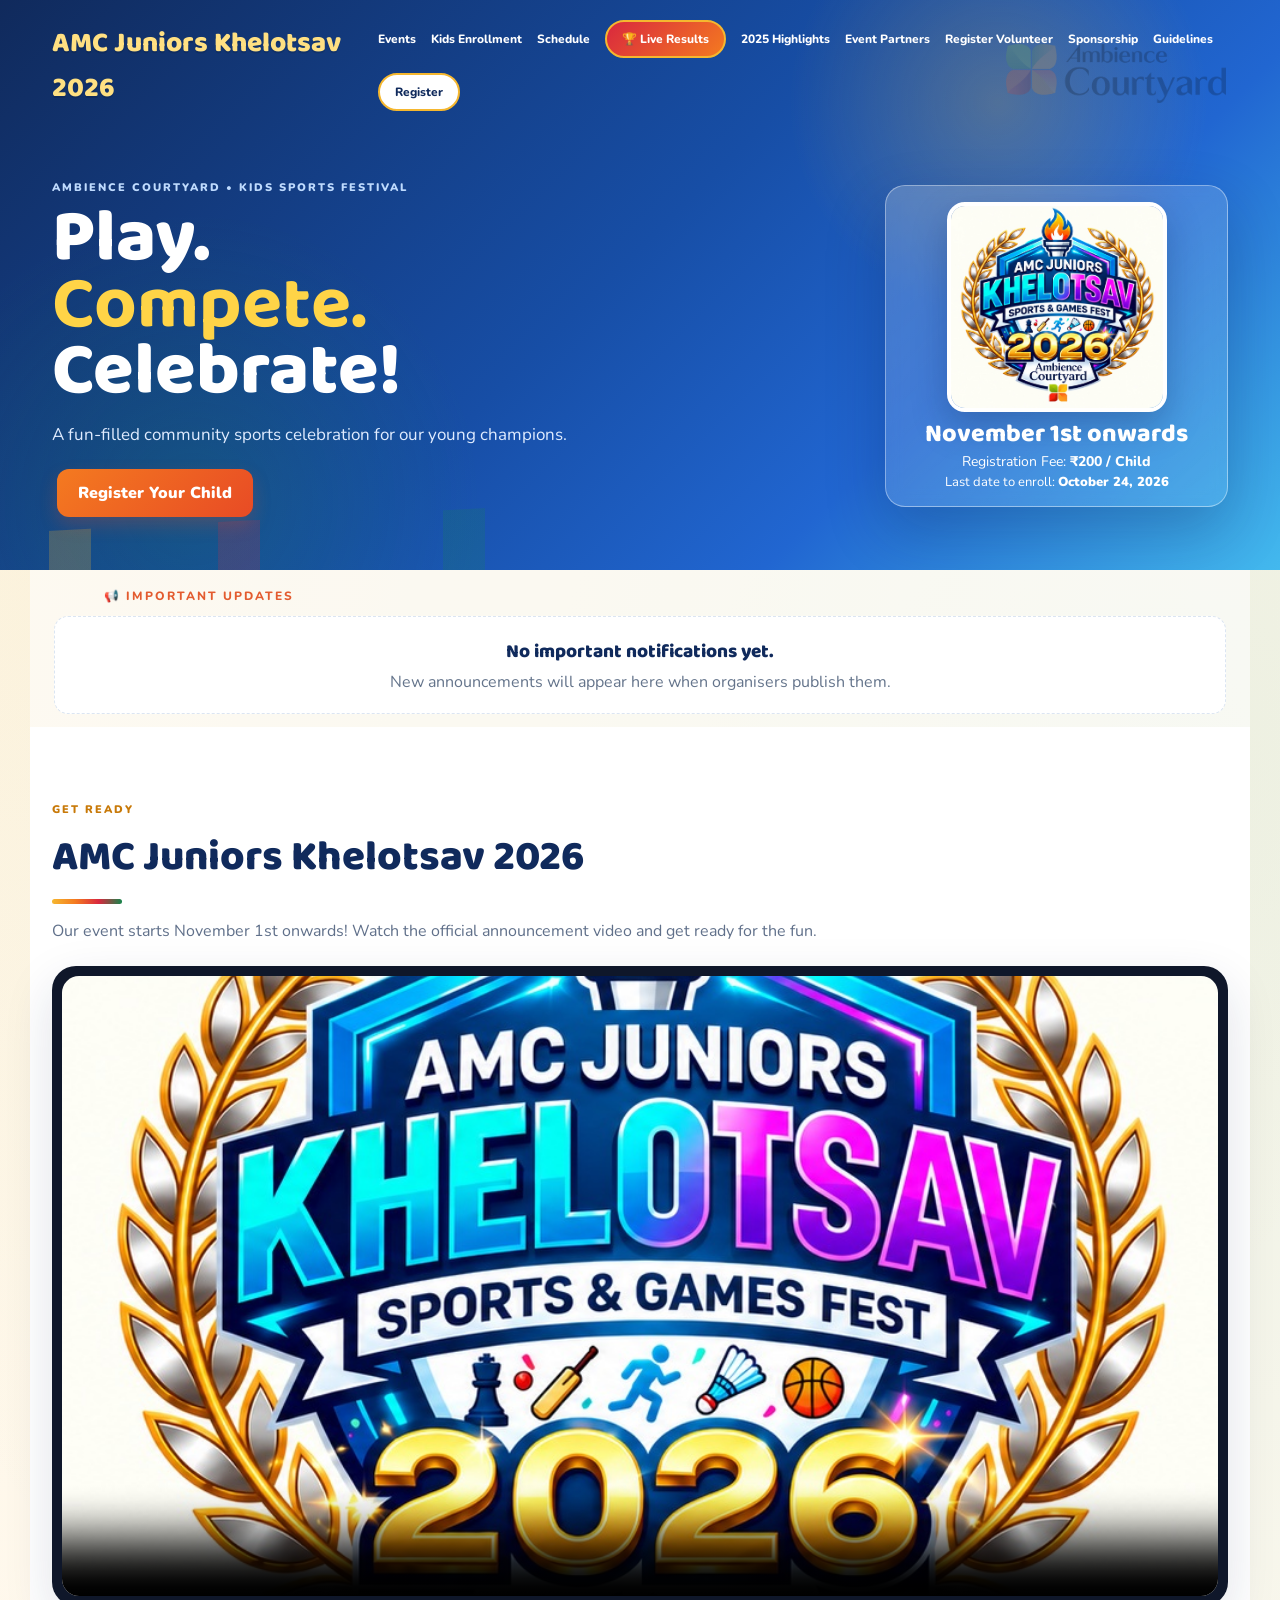
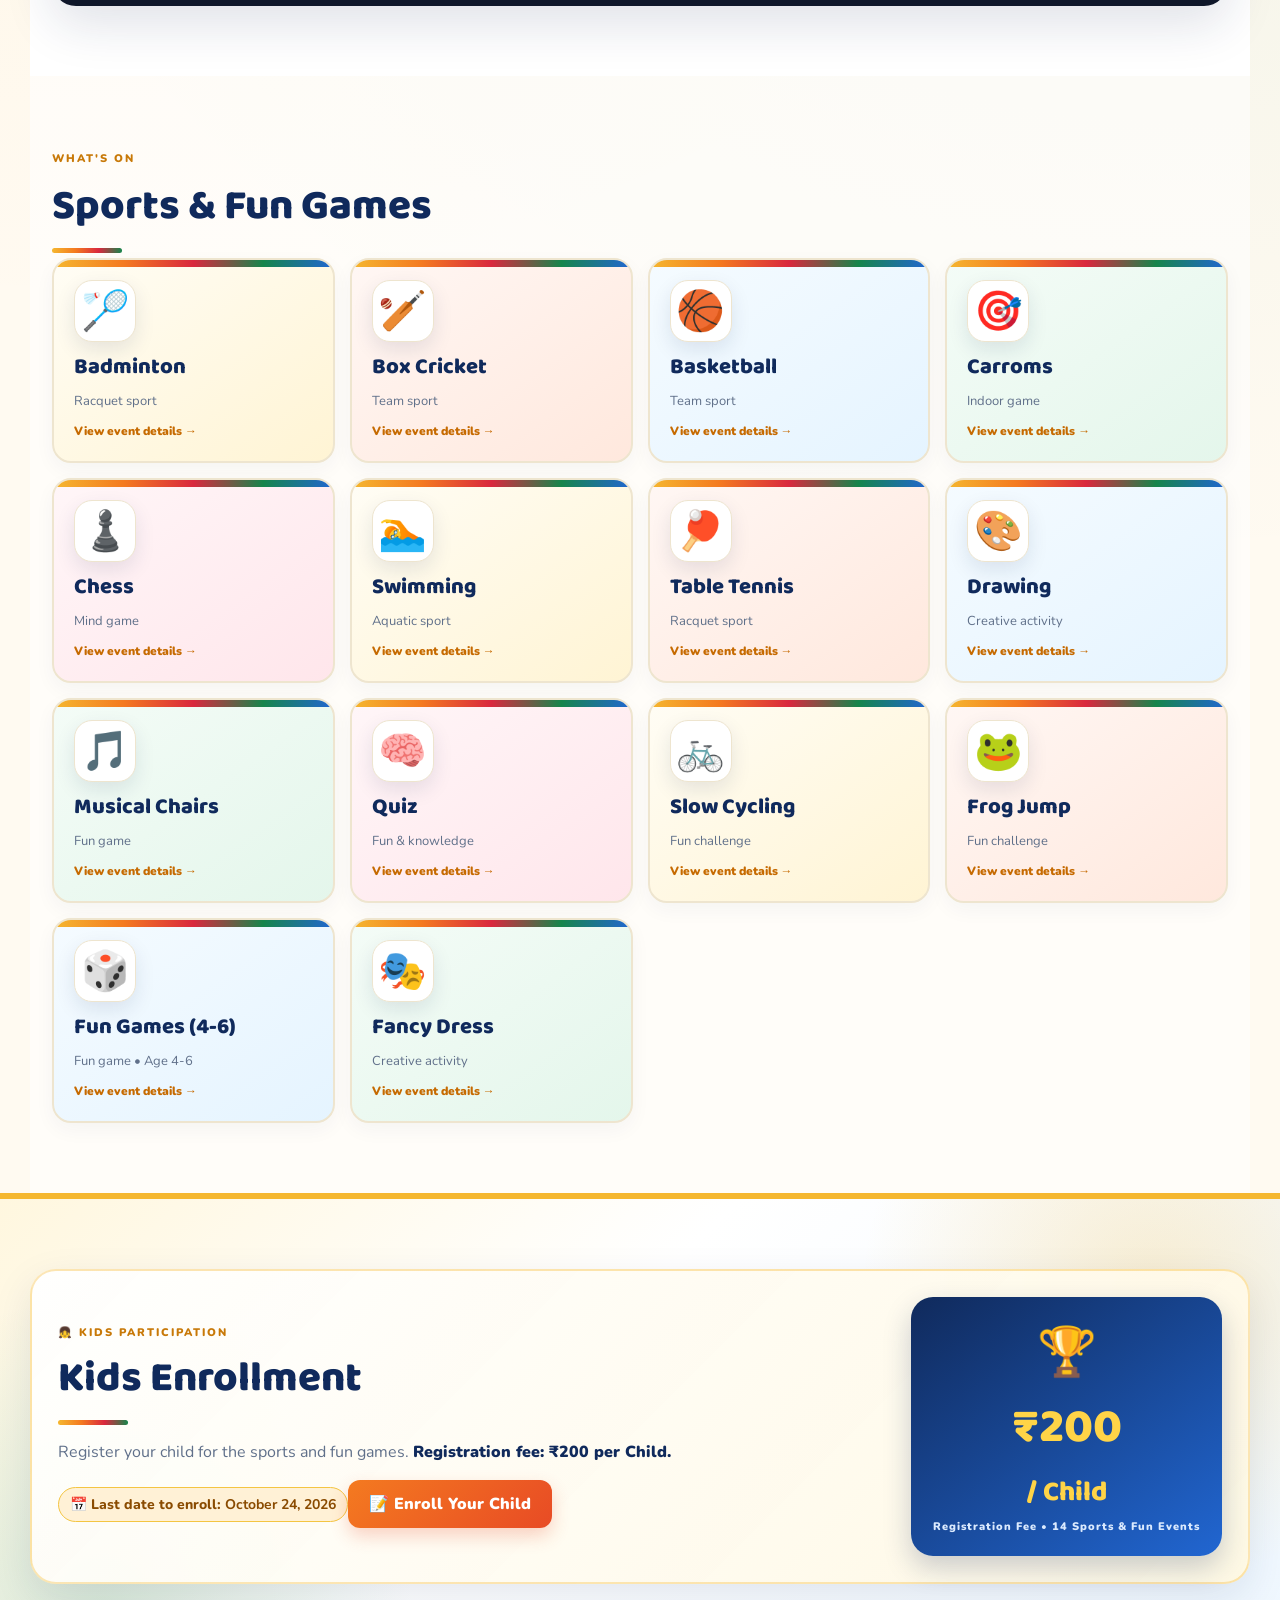
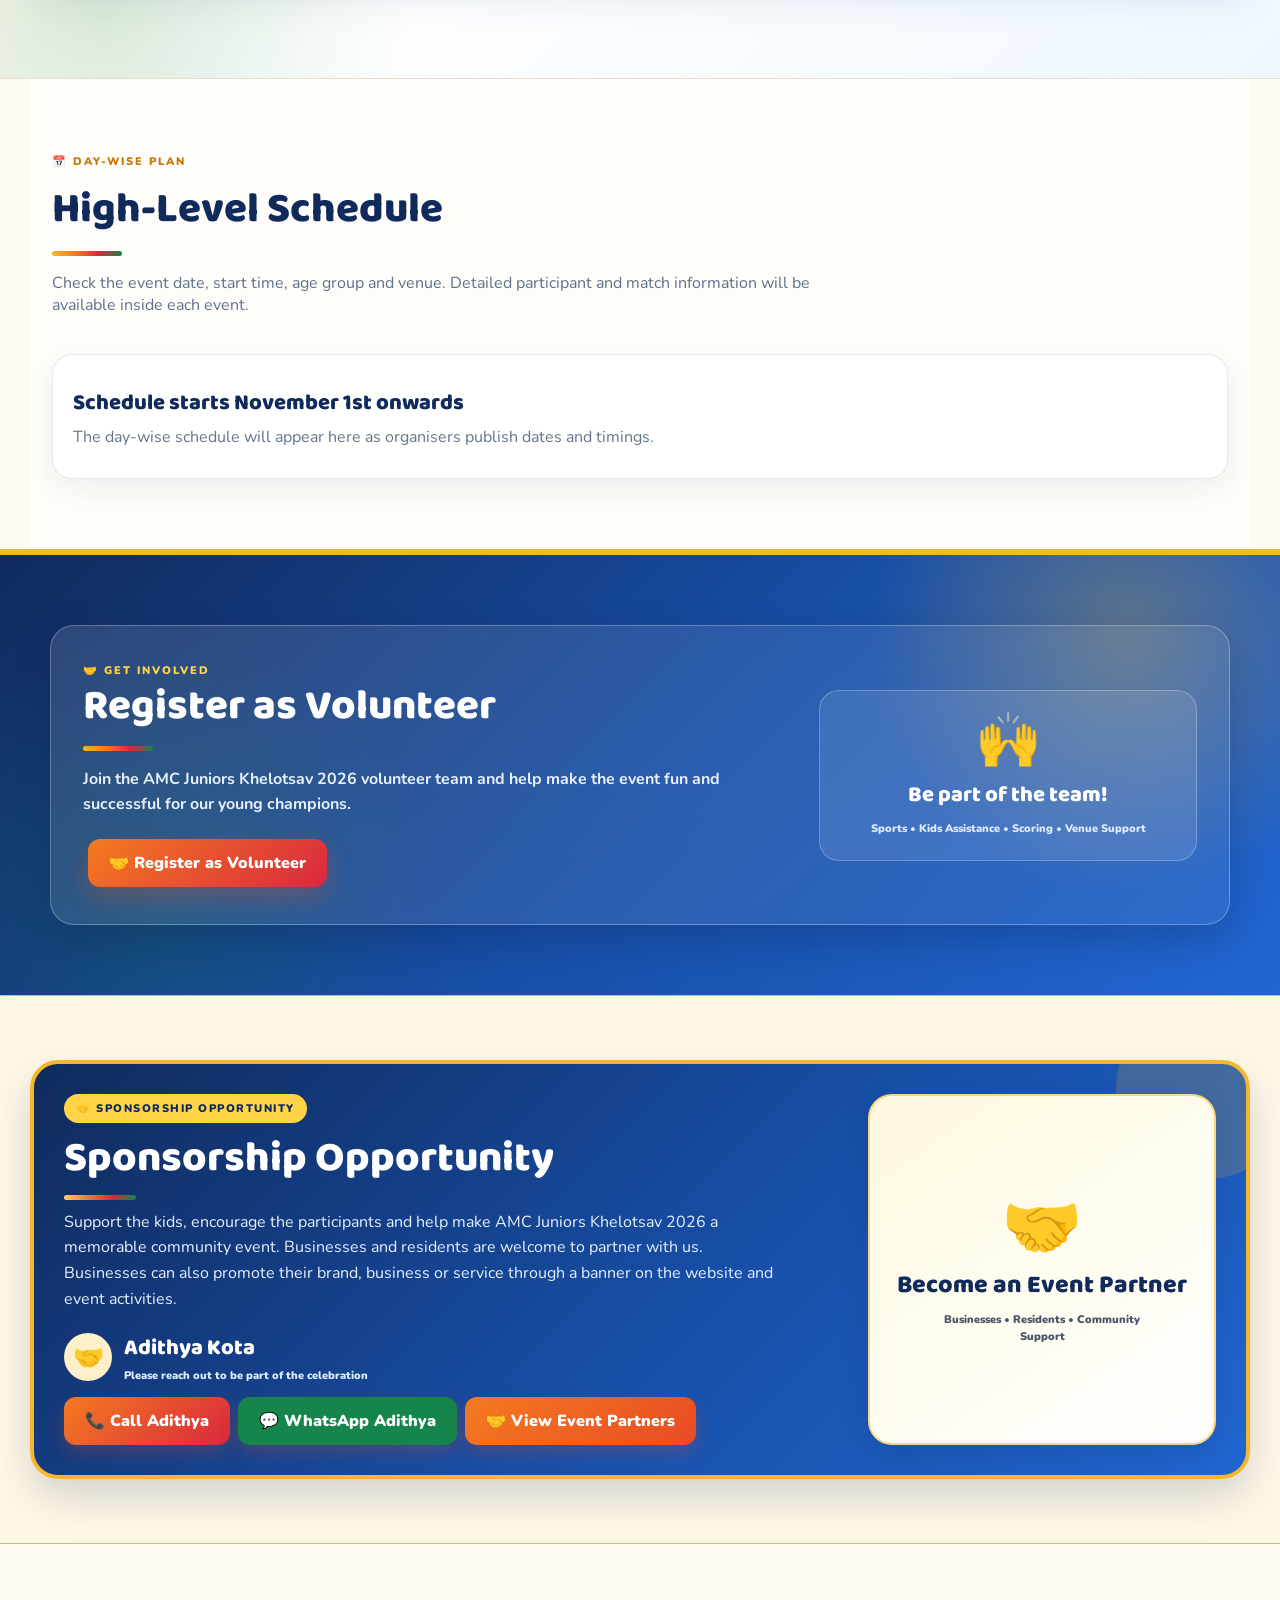
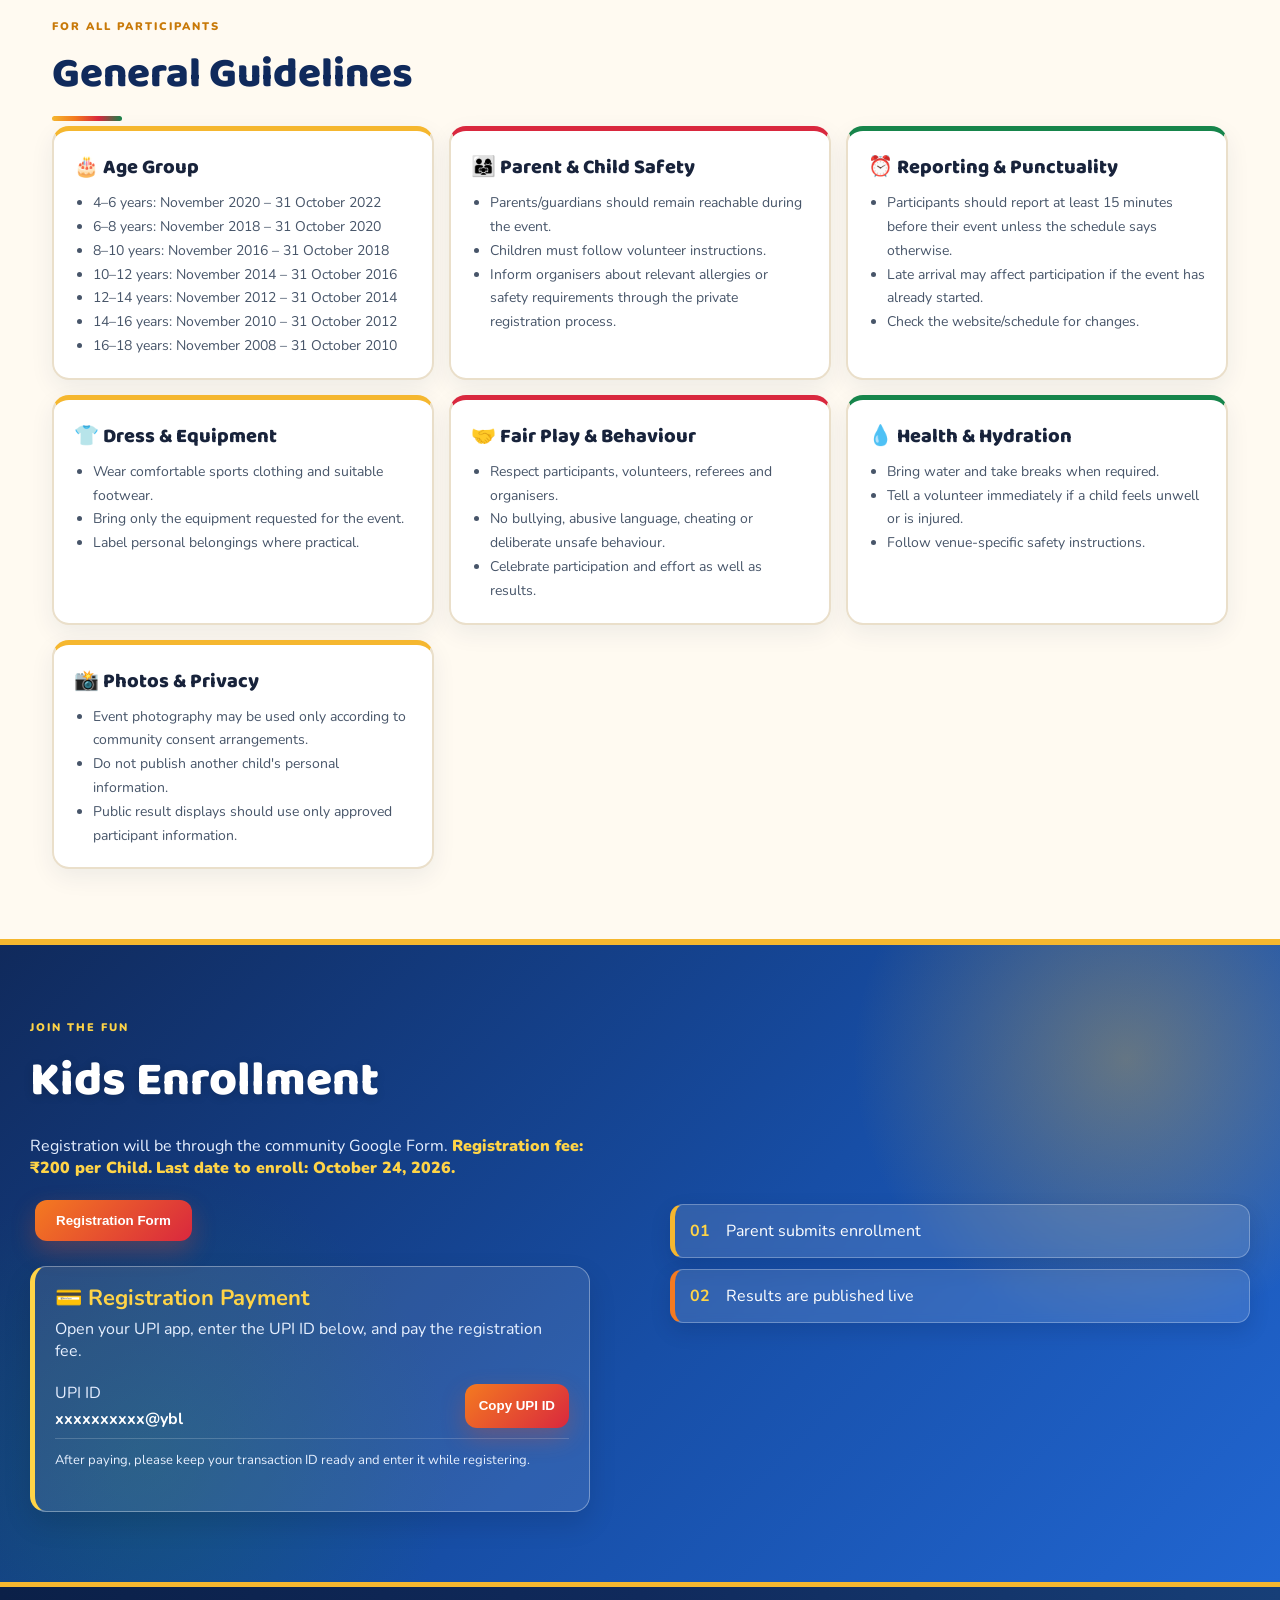
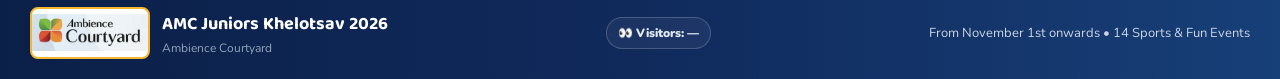
<file: index.html>
<!doctype html>
<html lang="en"><head>
<link rel="icon" type="image/jpeg" href="https://ganeshkeethol.github.io/AMC-Juniors-Khelotsav-2026/og-image.jpg">
<link rel="apple-touch-icon" href="https://ganeshkeethol.github.io/AMC-Juniors-Khelotsav-2026/og-image.jpg">
<link rel="canonical" href="https://ganeshkeethol.github.io/AMC-Juniors-Khelotsav-2026/">
<meta property="og:type" content="website">
<meta property="og:site_name" content="AMC Juniors Khelotsav 2026">
<meta property="og:title" content="AMC Juniors Khelotsav 2026">
<meta property="og:description" content="AMC Juniors Khelotsav 2026 — Sports & Games Fest at Ambience Courtyard.">
<meta property="og:url" content="https://ganeshkeethol.github.io/AMC-Juniors-Khelotsav-2026/">
<meta property="og:image" content="https://ganeshkeethol.github.io/AMC-Juniors-Khelotsav-2026/og-image.jpg">
<meta property="og:image:secure_url" content="https://ganeshkeethol.github.io/AMC-Juniors-Khelotsav-2026/og-image.jpg">
<meta property="og:image:type" content="image/jpeg">
<meta property="og:image:width" content="1200">
<meta property="og:image:height" content="630">
<meta property="og:image:alt" content="AMC Juniors Khelotsav 2026 Event Logo">
<meta name="twitter:card" content="summary_large_image">
<meta name="twitter:title" content="AMC Juniors Khelotsav 2026">
<meta name="twitter:description" content="AMC Juniors Khelotsav 2026 — Sports & Games Fest at Ambience Courtyard.">
<meta name="twitter:image" content="https://ganeshkeethol.github.io/AMC-Juniors-Khelotsav-2026/og-image.jpg">
<meta name="twitter:image:alt" content="AMC Juniors Khelotsav 2026 Event Logo">
<link rel="image_src" href="https://ganeshkeethol.github.io/AMC-Juniors-Khelotsav-2026/og-image.jpg">
<link rel="preconnect" href="https://script.google.com" crossorigin>
<link rel="dns-prefetch" href="https://script.google.com"><meta charset="utf-8"><meta name="viewport" content="width=device-width,initial-scale=1">
<meta name="theme-color" content="#123b73">
<title>AMC Juniors Khelotsav 2026</title><link rel="stylesheet" href="style.css">
</head>
<body>
<img class="site-floating-logo" src="assets/ambience-courtyard-logo-transparent.png" alt="Ambience Courtyard" aria-hidden="true">
<header class="hero">
<nav><div class="brand"><span>AMC Juniors Khelotsav 2026</span></div><div class="nav">
<a href="#events">Events</a><a href="#enrollments">Kids Enrollment</a><a href="#schedule">Schedule</a><a href="results.html" class="navbtn live-results-nav">🏆 Live Results</a><a href="highlights-2025.html">2025 Highlights</a><a href="partners.html">Event Partners</a><a href="#volunteer-registration">Register Volunteer</a><a href="#sponsorship">Sponsorship</a><a href="#guidelines">Guidelines</a><a href="#register" class="navbtn">Register</a></div><button class="menu-toggle" type="button" aria-label="Open menu" aria-expanded="false" aria-controls="mobile-menu">☰</button></nav>
<div id="mobile-menu" class="mobile-menu" hidden><a href="#events">🎯 Events</a><a href="#enrollments">👧 Kids Enrollment</a><a href="#schedule">📅 Schedule</a><a href="results.html">🏆 Live Results</a><a href="highlights-2025.html">📸 2025 Highlights</a><a href="partners.html">🤝 Event Partners</a><a href="#volunteer-registration">🤝 Register as Volunteer</a><a href="#sponsorship">🏏 Sponsorship</a><a href="#guidelines">🛡️ Guidelines</a><a href="#register">🎟️ Register</a></div>
<div class="hero-inner"><div><p class="eyebrow">AMBIENCE COURTYARD • KIDS SPORTS FESTIVAL</p><h1>Play.<br><b>Compete.</b><br>Celebrate!</h1><p class="lead">A fun-filled community sports celebration for our young champions.</p><div><a class="btn" href="#register">Register Your Child</a></div></div>
<div class="hero-card">
<div class="hero-logo-panel"><img class="hero-logo" src="assets/event-logo.jpg" alt="AMC Juniors Khelotsav event logo"></div>
<div class="hero-info-panel">
<h2 id="event-date-display">From November 1st onwards</h2>
<p class="hero-fee">Registration Fee: <strong><span class="registration-fee-value"></span> / Child</strong></p>
<p class="hero-deadline">Last date to enroll: <strong><span class="enrollment-deadline-value"></span></strong></p>
</div>
</div></div>
</header>

<section id="notifications" class="notifications-section">
<div class="notifications-label">📢 IMPORTANT UPDATES</div>
<div class="notifications-carousel" aria-label="Important notifications">
  <button class="notification-nav notification-prev" type="button" aria-label="Previous notification">‹</button>
  <div id="notifications-track" class="notifications-track"><div class="notification-loading">Loading important notifications…</div></div>
  <button class="notification-nav notification-next" type="button" aria-label="Next notification">›</button>
</div>
<div id="notifications-dots" class="notifications-dots" aria-label="Notification slides"></div>
</section>
<section class="coming-soon-media"><div class="title"><small>GET READY</small><h2>AMC Juniors Khelotsav 2026</h2><p>Our event starts <span id="event-date-inline">November 1st onwards</span>! Watch the official announcement video and get ready for the fun.</p></div><div class="video-frame"><video autoplay muted loop playsinline controls poster="assets/event-logo.jpg"><source src="assets/coming-soon.mp4" type="video/mp4">Your browser does not support the video tag.</video></div></section>
<main>


<section id="events"><div class="title"><small>WHAT'S ON</small><h2>Sports & Fun Games</h2></div><div id="event-grid" class="grid"></div></section>

<section id="enrollments" class="enrollment-section"><div class="enrollment-banner"><div class="title"><small>👧 KIDS PARTICIPATION</small><h2>Kids Enrollment</h2><p>Register your child for the sports and fun games. <strong class="fee-highlight">Registration fee: <span class="registration-fee-value"></span> per Child.</strong></p><div class="enrollment-deadline">📅 Last date to enroll: <strong class="enrollment-deadline-value"></strong></div><a href="#register" class="btn enrollment-cta">📝 Enroll Your Child</a></div><div class="enrollment-badge"><span>🏆</span><b><span class="registration-fee-value"></span> / Child</b><small>Registration Fee • 14 Sports & Fun Events</small></div></div></section>
<section id="schedule" class="schedule-section">
<div class="title"><small>📅 DAY-WISE PLAN</small><h2>High-Level Schedule</h2><p>Check the event date, start time, age group and venue. Detailed participant and match information will be available inside each event.</p></div>
<div id="schedule-days" class="schedule-days" aria-label="Schedule days"></div>
<div id="schedule-content" class="schedule-content"><div class="schedule-loading">Loading schedule…</div></div>
</section>


<section id="volunteer-registration" class="volunteer-registration-section">
  <div class="volunteer-registration-card">
    <div class="title">
      <small>🤝 GET INVOLVED</small>
      <h2>Register as Volunteer</h2>
      <p>Join the AMC Juniors Khelotsav 2026 volunteer team and help make the event fun and successful for our young champions.</p>
      <a class="btn volunteer-register-btn" href="https://tinyurl.com/volunteerskhelotsav2026" target="_blank" rel="noopener">🤝 Register as Volunteer</a>
    </div>
    <div class="volunteer-registration-badge"><span>🙌</span><b>Be part of the team!</b><small>Sports • Kids Assistance • Scoring • Venue Support</small></div>
  </div>
</section>

<section id="sponsorship" class="sponsorship-section">
  <div class="sponsorship-banner">
    <div class="sponsorship-main">
      <div class="sponsorship-kicker">🤝 SPONSORSHIP OPPORTUNITY</div>
      <h2>Sponsorship Opportunity</h2>
      <p>Support the kids, encourage the participants and help make AMC Juniors Khelotsav 2026 a memorable community event. Businesses and residents are welcome to partner with us. Businesses can also promote their brand, business or service through a banner on the website and event activities.</p>
      <div class="sponsorship-contact"><span class="sponsorship-person-icon">🤝</span><div><strong>Adithya Kota</strong><small>Please reach out to be part of the celebration</small></div></div>
      <div class="sponsorship-actions">
        <a class="btn sponsorship-call" href="tel:+918050076797">📞 Call Adithya</a>
        <a class="btn sponsorship-whatsapp" href="https://wa.me/918050076797?text=Hi%20Adithya%2C%20I%27d%20like%20to%20be%20part%20of%20AMC%20Junior%20Khelotsav%202026%20as%20an%20event%20partner.%20I%27m%20interested%20in%20supporting%20the%20kids%20and%20discussing%20banner%20or%20community%20support%20opportunities." target="_blank" rel="noopener">💬 WhatsApp Adithya</a>
        <a class="btn sponsorship-partners-link" href="partners.html">🤝 View Event Partners</a>
      </div>
    </div>
    <div class="sponsorship-badge"><span>🤝</span><b>Become an Event Partner</b><small>Businesses • Residents • Community Support</small></div>
  </div>
</section>

<section id="guidelines"><div class="title"><small>FOR ALL PARTICIPANTS</small><h2>General Guidelines</h2></div><div id="guideline-grid" class="guide-grid"></div></section>





<section id="register" class="register"><div><small>JOIN THE FUN</small><h2>Kids Enrollment</h2><p>Registration will be through the community Google Form. <strong class="fee-highlight-light">Registration fee: <span class="registration-fee-value"></span> per Child.</strong> <strong class="enrollment-deadline-light">Last date to enroll: <span class="enrollment-deadline-light-value"></span>.</strong></p><button id="form-btn" class="btn">Registration Form</button>
<div id="registration-payment" class="registration-payment" hidden>
  <h3>💳 Registration Payment</h3>
  <p>Open your UPI app, enter the UPI ID below, and pay the registration fee.</p>
  <div class="payment-upi-row">
    <div class="payment-detail"><span>UPI ID</span><strong id="payment-upi">9902222944@ybl</strong></div>
    <div class="payment-actions payment-actions-single">
      <button id="copy-upi-btn" class="btn payment-copy-btn" type="button">Copy UPI ID</button>
    </div>
  </div>
  <p class="payment-note">After paying, please keep your transaction ID ready and enter it while registering.</p>
  <span id="payment-copy-status" class="payment-copy-status" role="status" aria-live="polite"></span>
</div>
</div><div class="steps"><div><b>01</b> Parent submits enrollment</div><div><b>02</b> Results are published live</div></div></section>
</main>
<footer><div class="footer-brand"><img src="assets/apartment-logo.jpg" alt="Ambience Courtyard logo"><div><b>AMC Juniors Khelotsav 2026</b><span>Ambience Courtyard</span></div></div><span id="visitor-count" class="visitor-count" aria-label="Site visitor count">👀 Visitors: …</span><span>From <span id="footer-event-date">November 1st onwards</span> • 14 Sports & Fun Events</span></footer>
<script src="config.js"></script><script src="app.js"></script><script>

/* Dynamic registration fee: always reads CONFIG.registrationFee */
(function () {
  function updateRegistrationFee() {
    var fee = (window.CONFIG && window.CONFIG.registrationFee != null)
      ? window.CONFIG.registrationFee
      : 200;
    document.querySelectorAll('.registration-fee-value').forEach(function (el) {
      el.textContent = '₹' + fee;
    });
    document.querySelectorAll('[data-registration-fee]').forEach(function (el) {
      el.textContent = '₹' + fee;
    });
  }
  if (document.readyState === 'loading') {
    document.addEventListener('DOMContentLoaded', updateRegistrationFee);
  } else {
    updateRegistrationFee();
  }
  window.updateRegistrationFee = updateRegistrationFee;
})();

/* Registration payment details are read from config.js. */
(function setupRegistrationPayment() {
  var config = window.CONFIG || {};
  var payment = config.registrationPayment || {};
  var section = document.getElementById('registration-payment');
  if (!section || payment.enabled !== true || !payment.upiId) return;

  section.hidden = false;
  var upi = document.getElementById('payment-upi');
  var copyButton = document.getElementById('copy-upi-btn');
  var status = document.getElementById('payment-copy-status');
  if (upi) upi.textContent = payment.upiId;

  if (copyButton) copyButton.addEventListener('click', async function () {
    try {
      if (navigator.clipboard && window.isSecureContext) {
        await navigator.clipboard.writeText(payment.upiId);
      } else {
        var field = document.createElement('textarea');
        field.value = payment.upiId;
        field.style.position = 'fixed';
        field.style.opacity = '0';
        document.body.appendChild(field);
        field.select();
        var copied = document.execCommand('copy');
        field.remove();
        if (!copied) throw new Error('Copy unavailable');
      }
      if (status) status.textContent = 'UPI ID copied.';
    } catch (error) {
      if (status) status.textContent = 'Please copy the UPI ID manually.';
    }
  });
})();

</script>
<script src="visitor-counter.js"></script>
</body></html>
</file>
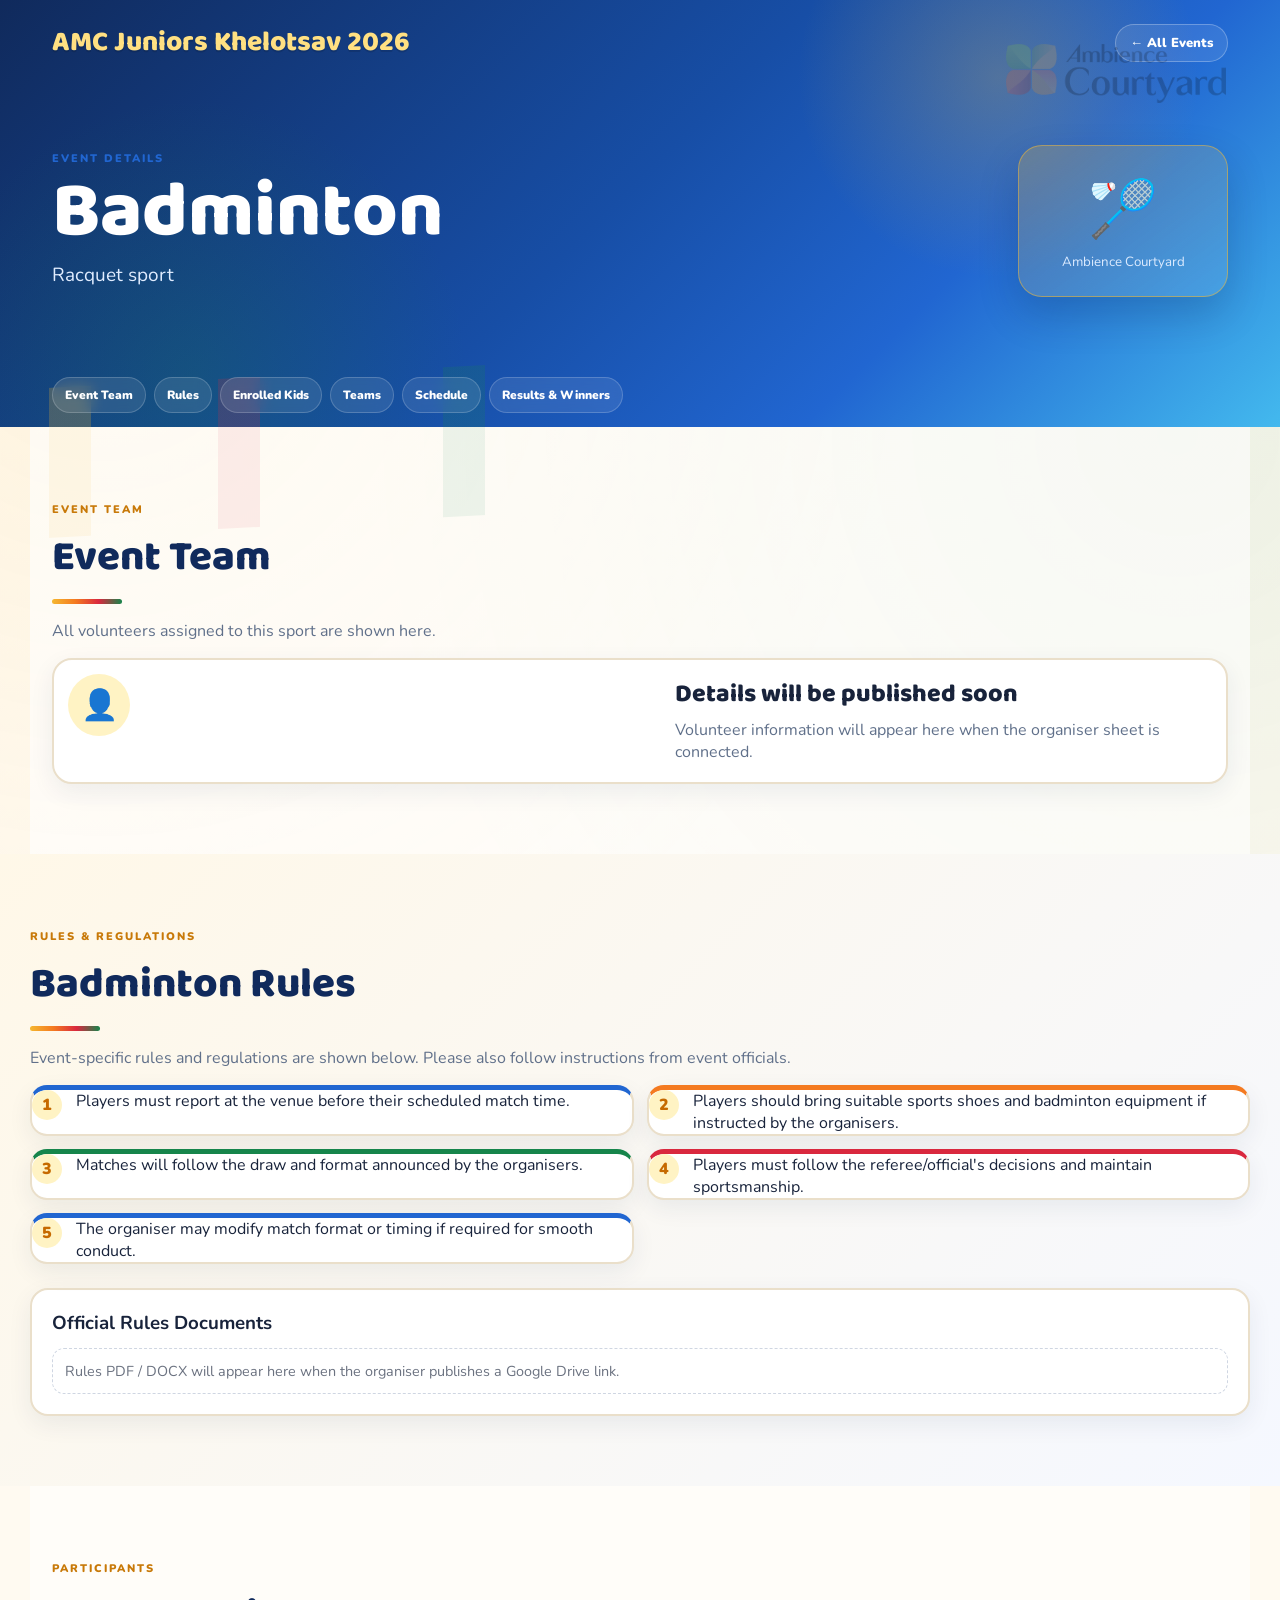
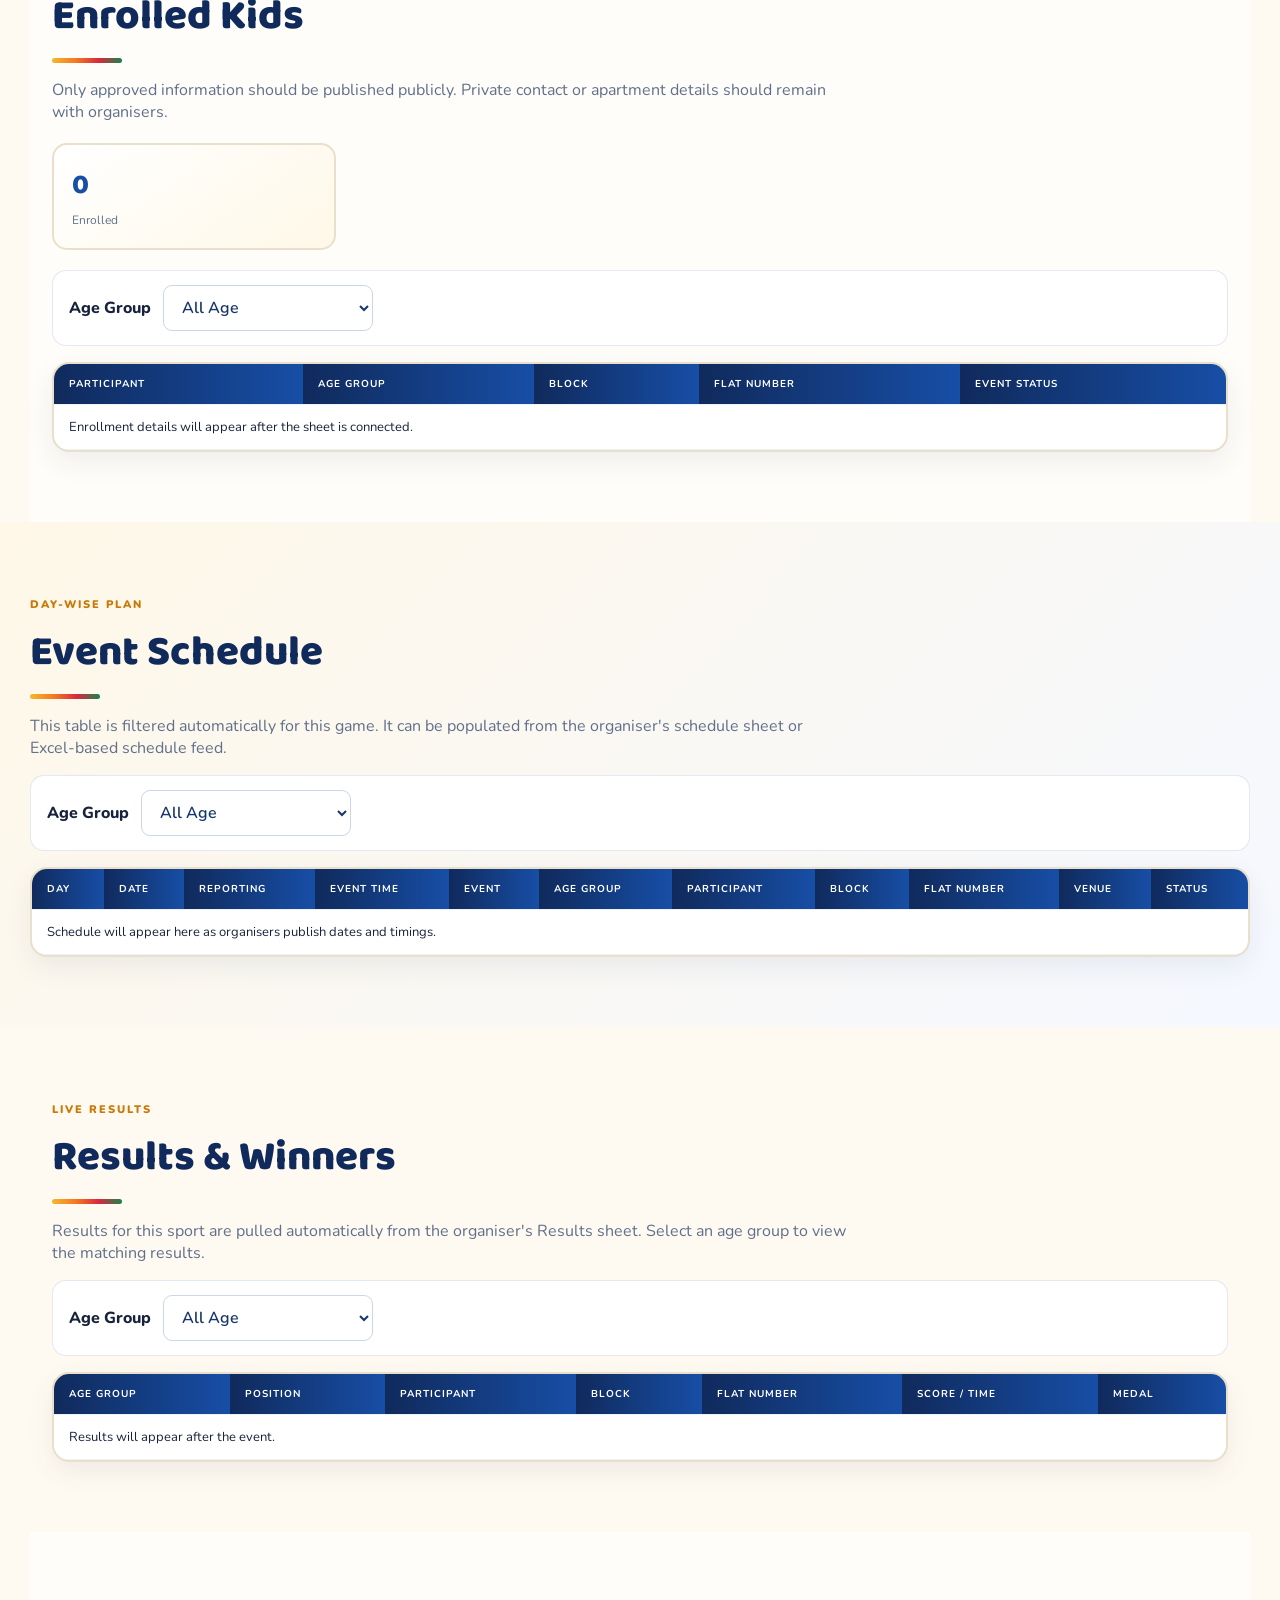
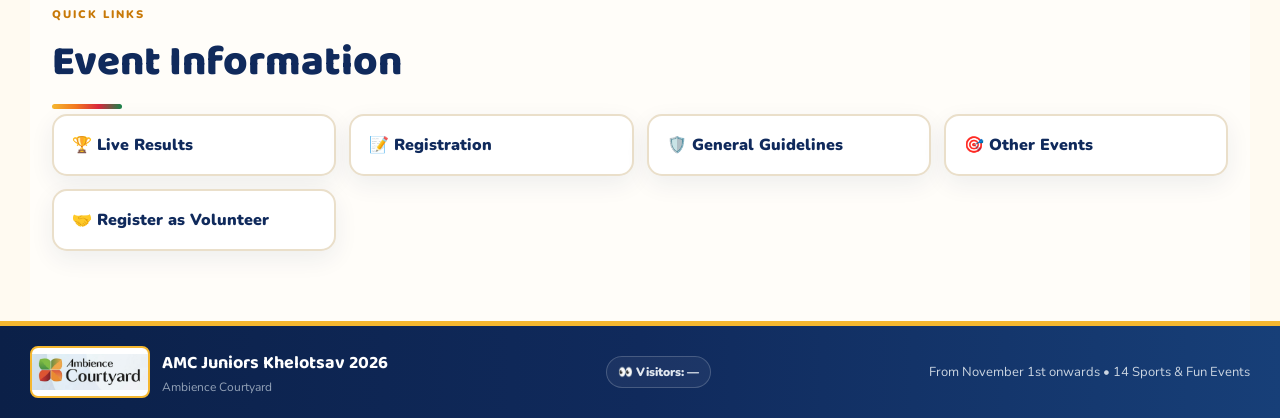
<file: event.html>
<!doctype html>
<html lang="en"><head>
<link rel="icon" type="image/jpeg" href="https://ganeshkeethol.github.io/AMC-Juniors-Khelotsav-2026/og-image.jpg">
<link rel="apple-touch-icon" href="https://ganeshkeethol.github.io/AMC-Juniors-Khelotsav-2026/og-image.jpg">
<link rel="canonical" href="https://ganeshkeethol.github.io/AMC-Juniors-Khelotsav-2026/">
<meta property="og:type" content="website">
<meta property="og:site_name" content="AMC Juniors Khelotsav 2026">
<meta property="og:title" content="AMC Juniors Khelotsav 2026">
<meta property="og:description" content="AMC Juniors Khelotsav 2026 — Sports & Games Fest at Ambience Courtyard.">
<meta property="og:url" content="https://ganeshkeethol.github.io/AMC-Juniors-Khelotsav-2026/">
<meta property="og:image" content="https://ganeshkeethol.github.io/AMC-Juniors-Khelotsav-2026/og-image.jpg">
<meta property="og:image:secure_url" content="https://ganeshkeethol.github.io/AMC-Juniors-Khelotsav-2026/og-image.jpg">
<meta property="og:image:type" content="image/jpeg">
<meta property="og:image:width" content="1200">
<meta property="og:image:height" content="630">
<meta property="og:image:alt" content="AMC Juniors Khelotsav 2026 Event Logo">
<meta name="twitter:card" content="summary_large_image">
<meta name="twitter:title" content="AMC Juniors Khelotsav 2026">
<meta name="twitter:description" content="AMC Juniors Khelotsav 2026 — Sports & Games Fest at Ambience Courtyard.">
<meta name="twitter:image" content="https://ganeshkeethol.github.io/AMC-Juniors-Khelotsav-2026/og-image.jpg">
<meta name="twitter:image:alt" content="AMC Juniors Khelotsav 2026 Event Logo">
<link rel="image_src" href="https://ganeshkeethol.github.io/AMC-Juniors-Khelotsav-2026/og-image.jpg">
<link rel="preconnect" href="https://script.google.com" crossorigin>
<link rel="dns-prefetch" href="https://script.google.com"><meta charset="utf-8"><meta name="viewport" content="width=device-width,initial-scale=1">
<meta name="theme-color" content="#123b73">
<title>Event Details • AMC Juniors Khelotsav 2026</title><link rel="stylesheet" href="style.css">
</head>
<body>
<img class="site-floating-logo" src="assets/ambience-courtyard-logo-transparent.png" alt="Ambience Courtyard" aria-hidden="true">
<header class="subhero"><nav><a class="brand" href="index.html"><span>AMC Juniors Khelotsav 2026</span></a><div class="subnav-actions"><a class="back-link" href="index.html#events">← All Events</a><button class="menu-toggle" type="button" aria-label="Open menu" aria-expanded="false" aria-controls="mobile-menu">☰</button></div></nav>
<div id="mobile-menu" class="mobile-menu" hidden>
<div class="mobile-menu-section-label">THIS EVENT</div>
<a href="#event-team">👥 Event Team</a><a href="#event-rules">📋 Rules</a><a href="#participants">👧 Enrolled Kids</a><a id="menu-event-teams" href="#teams-section">👥 Teams</a><a href="#event-schedule">📅 Event Schedule</a><a href="#results">🏆 Results & Winners</a>
<div class="mobile-menu-section-label">SITE</div>
<a href="index.html#events">🎯 Events</a><a href="index.html#enrollments">👧 Kids Enrollment</a><a href="index.html#schedule">📅 Schedule</a><a href="results.html">🏆 Live Results</a><a href="highlights-2025.html">📸 2025 Highlights</a><a href="partners.html">🤝 Event Partners</a><a href="index.html#volunteer-registration">🤝 Register as Volunteer</a><a href="index.html#sponsorship">🏏 Sponsorship</a><a href="index.html#guidelines">🛡️ Guidelines</a><a href="index.html#rules">📋 Rules</a><a href="index.html#register">🎟️ Register</a></div>
<div class="event-hero"><div><div id="event-kicker" class="eyebrow">EVENT DETAILS</div><h1 id="event-title">Loading…</h1><p id="event-type" class="lead">Please wait while the event details load.</p></div><div class="event-badge"><span id="event-emoji">🏆</span><small>Ambience Courtyard</small></div></div><div class="event-section-nav" aria-label="Event sections"><a href="#event-team">Event Team</a><a href="#event-rules">Rules</a><a href="#participants">Enrolled Kids</a><a href="#teams-section" id="desktop-event-teams">Teams</a><a href="#event-schedule">Schedule</a><a href="#results">Results & Winners</a></div></header>
<main>
<section id="event-team"><div class="title"><small>EVENT TEAM</small><h2>Event Team</h2><p>All volunteers assigned to this sport are shown here.</p></div><div id="spoc-card" class="spoc-card"><div class="spoc-icon">👤</div><div><h3>Details will be published soon</h3><p>Volunteer information will appear here when the organiser sheet is connected.</p></div></div></section>
<section id="event-rules" class="grey"><div class="title"><small>RULES & REGULATIONS</small><h2 id="rules-heading">Game Rules</h2><p>Event-specific rules and regulations are shown below. Please also follow instructions from event officials.</p></div><div id="rules-list" class="rules-single"></div><div class="rules-docs-wrap"><h3>Official Rules Documents</h3><div id="rules-docs" class="rules-docs"><div class="doc-empty">Rules PDF / DOCX will appear here when the organiser publishes a Google Drive link.</div></div></div></section>
<section id="participants"><div class="title"><small>PARTICIPANTS</small><h2>Enrolled Kids</h2><p>Only approved information should be published publicly. Private contact or apartment details should remain with organisers.</p></div><div class="stats participants-stats"><div><b id="participant-count">0</b><span>Enrolled</span></div></div><div class="results-filter"><label for="participants-age-filter">Age Group</label><select id="participants-age-filter" aria-label="Filter enrolled kids by age group"><option value="All Age">All Age</option></select></div><div class="table"><table><thead><tr><th>Participant</th><th>Age Group</th><th>Block</th><th>Flat Number</th><th>Event Status</th></tr></thead><tbody id="participants-body"><tr><td colspan="5">Enrollment details will appear after the sheet is connected.</td></tr></tbody></table></div></section>
<section id="teams-section" class="group-only" hidden><div class="title"><small>TEAMS / GROUPS</small><h2>Teams</h2><p>Teams are grouped by age category. Team membership is managed through the Enrollments sheet using Team ID.</p></div><div id="teams-grid" class="teams-grid"><div class="team-empty">No teams published yet.</div></div></section>
<section id="event-schedule" class="grey"><div class="title"><small>DAY-WISE PLAN</small><h2>Event Schedule</h2><p>This table is filtered automatically for this game. It can be populated from the organiser's schedule sheet or Excel-based schedule feed.</p></div><div class="results-filter"><label for="schedule-age-filter">Age Group</label><select id="schedule-age-filter" aria-label="Filter schedule by age group"><option value="All Age">All Age</option></select></div><div class="table"><table><thead><tr><th>Day</th><th>Date</th><th>Reporting</th><th>Event Time</th><th>Event</th><th>Age Group</th><th>Participant</th><th>Block</th><th>Flat Number</th><th>Venue</th><th>Status</th></tr></thead><tbody id="game-schedule-body"><tr><td colspan="11">Schedule will appear here as organisers publish dates and timings.</td></tr></tbody></table></div></section>
<section id="results">
<div class="title"><small>LIVE RESULTS</small><h2>Results & Winners</h2><p>Results for this sport are pulled automatically from the organiser's Results sheet. Select an age group to view the matching results.</p></div>
<div class="results-filter"><label for="results-age-filter">Age Group</label><select id="results-age-filter" aria-label="Filter results by age group"><option value="All Age">All Age</option></select></div>
<div class="table"><table><thead><tr><th>Age Group</th><th>Position</th><th>Participant</th><th>Block</th><th>Flat Number</th><th>Score / Time</th><th>Medal</th></tr></thead><tbody id="game-results-body"><tr><td colspan="7">Results will appear after the event.</td></tr></tbody></table></div>
</section>
<section id="event-links"><div class="title"><small>QUICK LINKS</small><h2>Event Information</h2></div><div class="quick-links"><a href="results.html">🏆 Live Results</a><a href="index.html#register">📝 Registration</a><a href="index.html#guidelines">🛡️ General Guidelines</a><a href="index.html#events">🎯 Other Events</a><a href="https://tinyurl.com/volunteerskhelotsav2026" target="_blank" rel="noopener">🤝 Register as Volunteer</a></div></section>
</main><footer><div class="footer-brand"><img src="assets/apartment-logo.jpg" alt="Ambience Courtyard logo"><div><b>AMC Juniors Khelotsav 2026</b><span>Ambience Courtyard</span></div></div><span id="visitor-count" class="visitor-count" aria-label="Site visitor count">👀 Visitors: …</span><span>From <span id="footer-event-date">November 1st onwards</span> • 14 Sports & Fun Events</span></footer>
<script src="config.js"></script><script src="app.js"></script><script src="event-page.js"></script><script>

/* Dynamic registration fee: always reads CONFIG.registrationFee */
(function () {
  function updateRegistrationFee() {
    var fee = (window.CONFIG && window.CONFIG.registrationFee != null)
      ? window.CONFIG.registrationFee
      : 200;
    document.querySelectorAll('.registration-fee-value').forEach(function (el) {
      el.textContent = '₹' + fee;
    });
    document.querySelectorAll('[data-registration-fee]').forEach(function (el) {
      el.textContent = '₹' + fee;
    });
  }
  if (document.readyState === 'loading') {
    document.addEventListener('DOMContentLoaded', updateRegistrationFee);
  } else {
    updateRegistrationFee();
  }
  window.updateRegistrationFee = updateRegistrationFee;
})();

</script>
<script src="visitor-counter.js"></script>
</body></html>
</file>
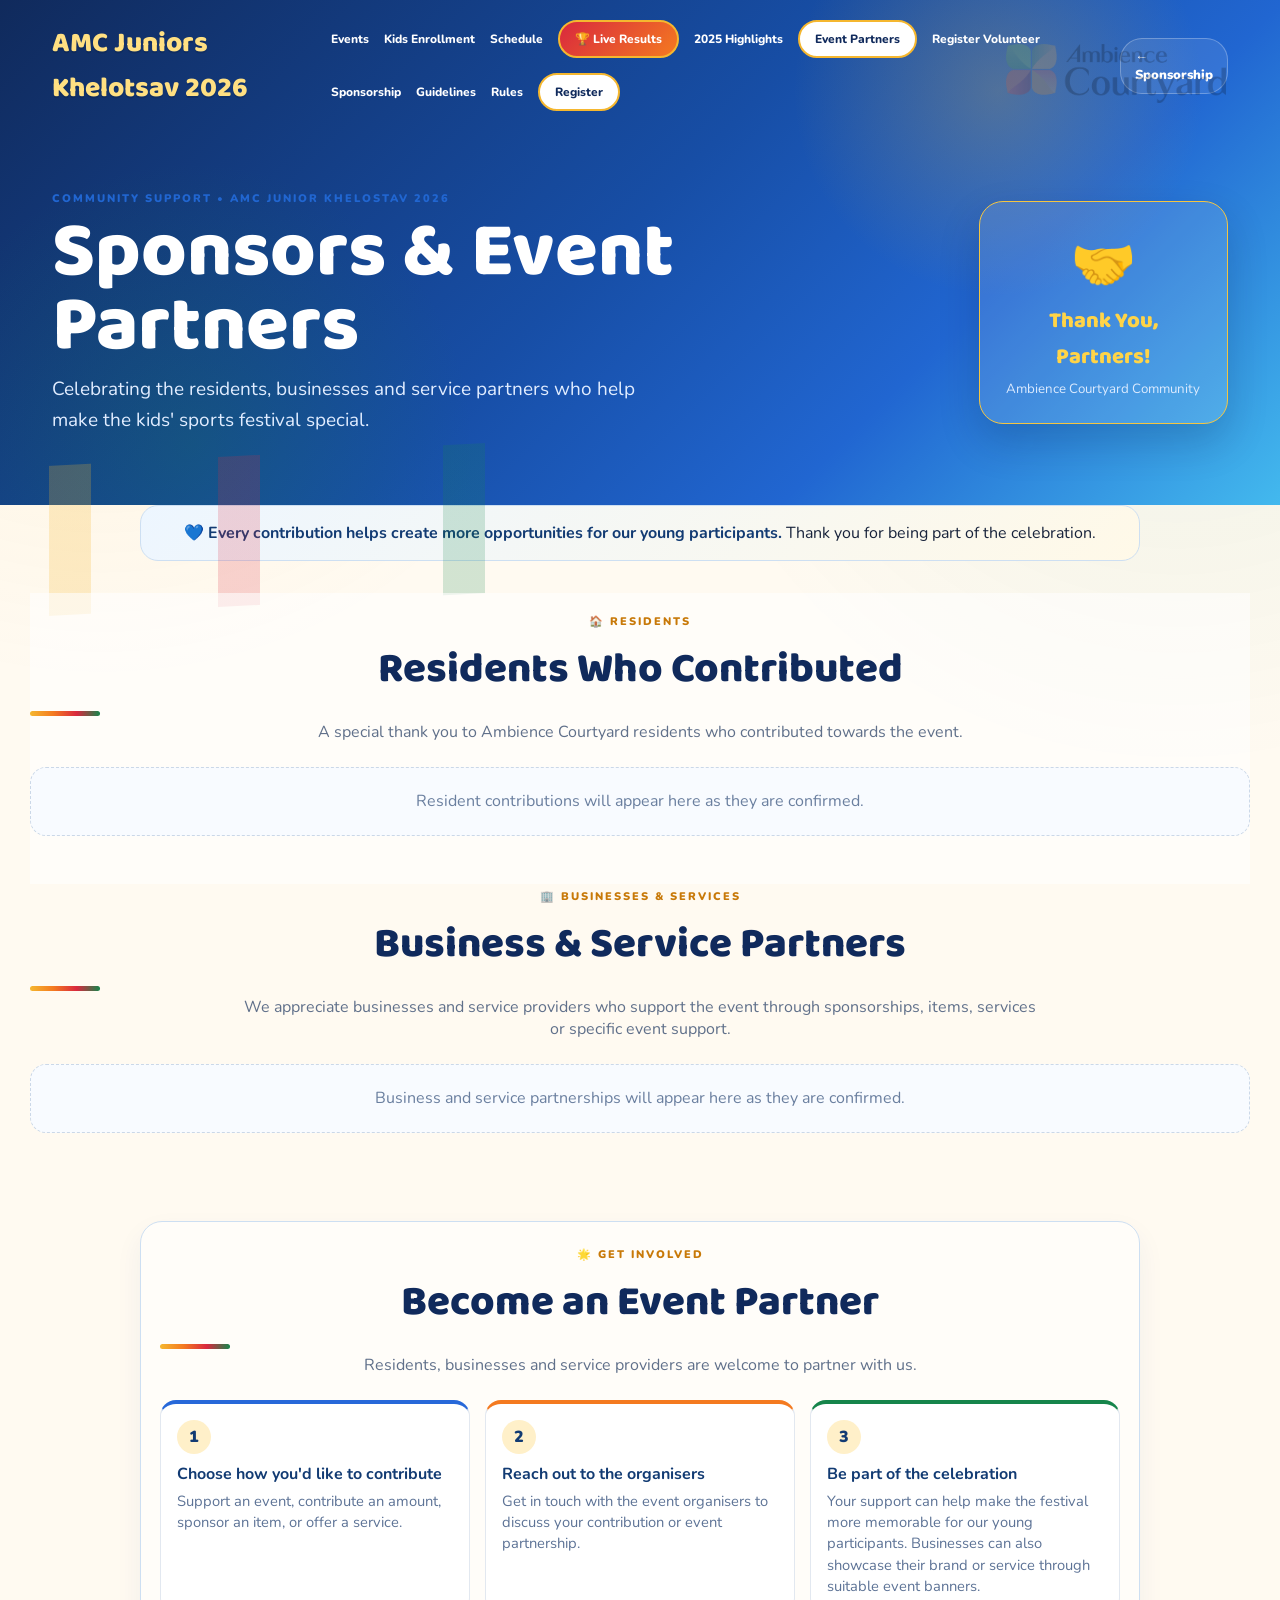
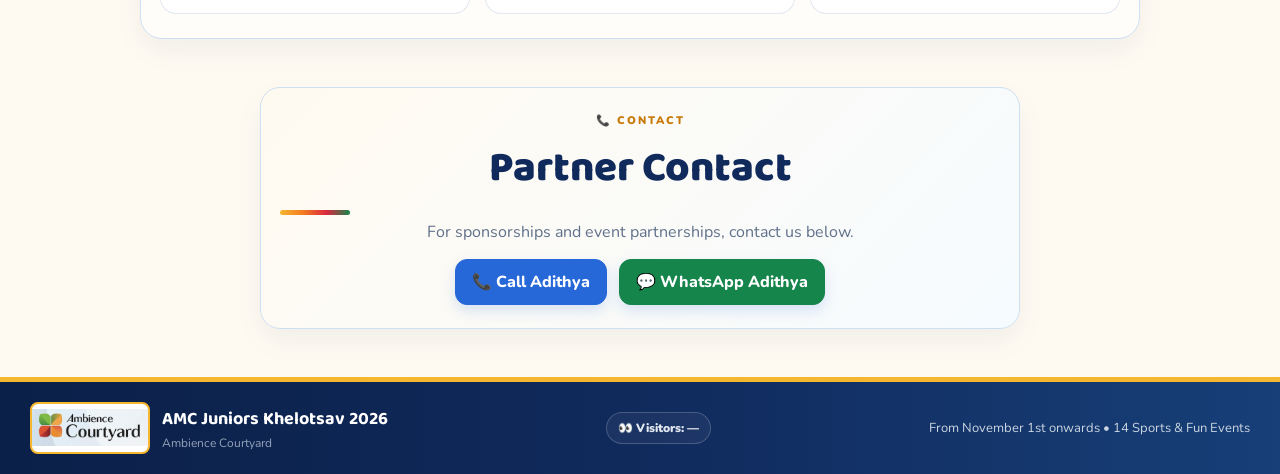
<file: partners.html>
<!doctype html>
<html lang="en"><head>
<link rel="icon" type="image/jpeg" href="https://ganeshkeethol.github.io/AMC-Juniors-Khelotsav-2026/og-image.jpg">
<link rel="apple-touch-icon" href="https://ganeshkeethol.github.io/AMC-Juniors-Khelotsav-2026/og-image.jpg">
<link rel="canonical" href="https://ganeshkeethol.github.io/AMC-Juniors-Khelotsav-2026/">
<meta property="og:type" content="website">
<meta property="og:site_name" content="AMC Juniors Khelotsav 2026">
<meta property="og:title" content="AMC Juniors Khelotsav 2026">
<meta property="og:description" content="AMC Juniors Khelotsav 2026 — Sports & Games Fest at Ambience Courtyard.">
<meta property="og:url" content="https://ganeshkeethol.github.io/AMC-Juniors-Khelotsav-2026/">
<meta property="og:image" content="https://ganeshkeethol.github.io/AMC-Juniors-Khelotsav-2026/og-image.jpg">
<meta property="og:image:secure_url" content="https://ganeshkeethol.github.io/AMC-Juniors-Khelotsav-2026/og-image.jpg">
<meta property="og:image:type" content="image/jpeg">
<meta property="og:image:width" content="1200">
<meta property="og:image:height" content="630">
<meta property="og:image:alt" content="AMC Juniors Khelotsav 2026 Event Logo">
<meta name="twitter:card" content="summary_large_image">
<meta name="twitter:title" content="AMC Juniors Khelotsav 2026">
<meta name="twitter:description" content="AMC Juniors Khelotsav 2026 — Sports & Games Fest at Ambience Courtyard.">
<meta name="twitter:image" content="https://ganeshkeethol.github.io/AMC-Juniors-Khelotsav-2026/og-image.jpg">
<meta name="twitter:image:alt" content="AMC Juniors Khelotsav 2026 Event Logo">
<link rel="image_src" href="https://ganeshkeethol.github.io/AMC-Juniors-Khelotsav-2026/og-image.jpg">
<meta charset="utf-8"><meta name="viewport" content="width=device-width,initial-scale=1">
<meta name="theme-color" content="#123b73">
<title>Sponsors & Event Partners • AMC Juniors Khelotsav 2026</title>
<link rel="stylesheet" href="style.css">
<style>

.partners-hero .event-badge{border-color:#f4c542;background:rgba(255,255,255,.11)}
.partners-intro{max-width:820px;margin:0 auto 1.5rem;text-align:center;color:#5d7396}
.partner-section{padding:1rem 0 3rem}
.partner-section.alt{padding-top:0}
.partner-section .title{text-align:center}
.partner-grid{display:grid;grid-template-columns:repeat(3,minmax(0,1fr));gap:1rem}
.partner-card{background:#fff;border:1px solid #e4d6b4;border-top:4px solid #f4c542;border-radius:18px;padding:1rem 1.1rem;box-shadow:0 12px 28px rgba(18,59,115,.07);min-height:150px}
.partner-card.resident{border-top-color:#23a26d}
.partner-card.business{border-top-color:#ff6a22}
.partner-card h3{margin:.25rem 0 .65rem;color:#123b73}
.partner-type{display:inline-block;font-size:.72rem;font-weight:800;letter-spacing:.08em;text-transform:uppercase;color:#c26b00;margin-bottom:.25rem}
.partner-detail{display:flex;gap:.45rem;align-items:flex-start;padding:.2rem 0;color:#5d7396}
.partner-detail strong{color:#123b73}
.partner-empty{grid-column:1/-1;text-align:center;padding:1.4rem;border:1px dashed #cbd8e8;border-radius:16px;color:#6a7f9f;background:#f8fbff}
.partners-thanks{margin:0 auto 2rem;max-width:1000px;padding:1rem 1.2rem;background:linear-gradient(135deg,#edf6ff,#fff9e8);border:1px solid #cddff2;border-radius:18px;text-align:center}
.partners-thanks b{color:#123b73}
@media(max-width:560px){
  .partner-grid{grid-template-columns:repeat(2,minmax(0,1fr));gap:.65rem}
  /* Keep only the How-To cards single-column on mobile. */
  .partner-howto-grid{grid-template-columns:1fr}
  .partner-howto .title h2{white-space:nowrap;display:block;width:max-content;max-width:100%;margin:.1rem auto .25rem;font-size:1.12rem;letter-spacing:-.02em}
  .partner-card{padding:.8rem .7rem;border-radius:14px;min-height:130px}
  .partner-card h3{font-size:.95rem}
  .partner-detail{font-size:.78rem}
  .partners-hero .event-hero{padding-top:1.3rem;padding-bottom:1.2rem}
  .partners-thanks{font-size:.9rem}
}
@media(min-width:390px) and (max-width:560px){
  .partner-grid{grid-template-columns:repeat(2,minmax(0,1fr));gap:.65rem}
  .partner-howto-grid{grid-template-columns:1fr}
  .partner-card{padding:.65rem .5rem;min-height:118px}
  .partner-card h3{font-size:.84rem;line-height:1.15}
  .partner-type{font-size:.62rem}
  .partner-detail{font-size:.7rem;gap:.3rem}
}
.partner-howto{max-width:1000px;margin:2.5rem auto 3rem;padding:1.3rem 1.2rem 1.5rem;background:linear-gradient(135deg,#f7fbff,#fff9e9);border:1px solid #cddff2;border-radius:22px;box-shadow:0 12px 28px rgba(18,59,115,.06)}
.partner-howto .title{text-align:center}.partner-howto-grid{display:grid;grid-template-columns:repeat(3,minmax(0,1fr));gap:.9rem;margin-top:1rem}.partner-step{background:#fff;border:1px solid #e2e8f0;border-top:4px solid #2768d9;border-radius:16px;padding:1rem;min-height:135px}.partner-step:nth-child(2){border-top-color:#f47a20}.partner-step:nth-child(3){border-top-color:#16854b}.partner-step .num{width:34px;height:34px;border-radius:50%;display:grid;place-items:center;background:#fff0c9;color:#123b73;font-weight:900;margin-bottom:.55rem}.partner-step h3{margin:.1rem 0 .35rem;color:#123b73;font-size:1rem}.partner-step p{margin:0;color:#5d7396;line-height:1.45;font-size:.92rem}
@media(max-width:700px){.partner-howto-grid{grid-template-columns:1fr}.partner-step{min-height:125px;padding:.85rem}.partner-step h3{font-size:.92rem}.partner-step p{font-size:.8rem}}
@media(max-width:480px){.partner-howto-grid{grid-template-columns:1fr}.partner-howto{margin:1.4rem auto 1.8rem;padding:.85rem .7rem .95rem}.partner-howto .title .partners-intro{margin-bottom:.7rem}.partner-contact .title h2{margin-bottom:.2rem}.partner-contact .partners-intro{margin-bottom:.75rem}}

.partner-contact{max-width:760px;margin:0 auto 3rem;padding:1.25rem 1.2rem 1.4rem;background:linear-gradient(135deg,#fffaf0,#f6fbff);border:1px solid #cddff2;border-radius:20px;text-align:center;box-shadow:0 12px 28px rgba(18,59,115,.06)}
.partner-contact .title h2{margin-bottom:.35rem}.partner-contact .partners-intro{margin-bottom:1rem}
.partner-contact-actions{display:flex;justify-content:center;gap:.7rem;flex-wrap:wrap}
.partner-contact-btn{display:inline-flex;align-items:center;justify-content:center;gap:.4rem;padding:.7rem 1rem;border-radius:12px;text-decoration:none;font-weight:800;border:1px solid #2768d9;background:#2768d9;color:#fff;box-shadow:0 6px 14px rgba(39,104,217,.16)}
.partner-contact-btn.whatsapp{background:#16854b;border-color:#16854b}
@media(max-width:480px){.partner-contact{margin:1.6rem auto 2.2rem;padding:1rem .8rem 1.1rem}.partner-contact-actions{gap:.55rem;display:flex;flex-wrap:nowrap}.partner-contact-btn{width:auto;flex:1 1 0;min-width:0;font-size:.82rem;padding:.65rem .45rem;white-space:nowrap}}
</style>
</head><body>
<img class="site-floating-logo" src="assets/ambience-courtyard-logo-transparent.png" alt="Ambience Courtyard" aria-hidden="true">
<header class="subhero partners-hero">
<nav>
<a class="brand" href="index.html"><span>AMC Juniors Khelotsav 2026</span></a>
<div class="nav">
<a href="index.html#events">Events</a><a href="index.html#enrollments">Kids Enrollment</a><a href="index.html#schedule">Schedule</a><a href="results.html" class="navbtn live-results-nav">🏆 Live Results</a><a href="highlights-2025.html">2025 Highlights</a><a href="partners.html" class="navbtn">Event Partners</a><a href="index.html#volunteer-registration">Register Volunteer</a><a href="index.html#sponsorship">Sponsorship</a><a href="index.html#guidelines">Guidelines</a><a href="index.html#rules">Rules</a><a href="index.html#register" class="navbtn">Register</a>
</div>
<div class="subnav-actions"><a class="back-link" href="index.html#sponsorship">← Sponsorship</a><button class="menu-toggle" type="button" aria-label="Open menu" aria-expanded="false" aria-controls="mobile-menu">☰</button></div>
</nav>
<div id="mobile-menu" class="mobile-menu" hidden>
<div class="mobile-menu-section-label">THIS PAGE</div>
<a href="#residents">🏠 Residents</a><a href="#businesses">🏢 Businesses & Services</a><a href="#how-to-partner">🌟 Become an Event Partner</a><a href="#partner-contact">📞 Partner Contact</a>
<div class="mobile-menu-section-label">SITE</div>
<a href="index.html#events">🎯 Events</a><a href="index.html#enrollments">👧 Kids Enrollment</a><a href="index.html#schedule">📅 Schedule</a><a href="results.html">🏆 Live Results</a><a href="highlights-2025.html">📸 2025 Highlights</a><a href="partners.html">🤝 Event Partners</a><a href="index.html#volunteer-registration">🤝 Register as Volunteer</a><a href="index.html#sponsorship">🌟 Sponsorship</a><a href="index.html#guidelines">🛡️ Guidelines</a><a href="index.html#rules">📋 Rules</a><a href="index.html#register">🎟️ Register</a>
</div>
<div class="event-hero">
<div><div class="eyebrow">COMMUNITY SUPPORT • AMC JUNIOR KHELOSTAV 2026</div><h1>Sponsors & Event Partners</h1><p class="lead">Celebrating the residents, businesses and service partners who help make the kids' sports festival special.</p></div>
<div class="event-badge highlights-badge"><span>🤝</span><b>Thank You, Partners!</b><small>Ambience Courtyard Community</small></div>
</div>
</header>
<main>
<div class="partners-thanks">💙 <b>Every contribution helps create more opportunities for our young participants.</b> Thank you for being part of the celebration.</div>
<section class="partner-section" id="residents">
<div class="title"><small>🏠 RESIDENTS</small><h2>Residents Who Contributed</h2><p class="partners-intro">A special thank you to Ambience Courtyard residents who contributed towards the event.</p></div>
<div id="resident-partners" class="partner-grid"><div class="partner-empty">Loading resident contributors…</div></div>
</section>
<section class="partner-section alt" id="businesses">
<div class="title"><small>🏢 BUSINESSES & SERVICES</small><h2>Business & Service Partners</h2><p class="partners-intro">We appreciate businesses and service providers who support the event through sponsorships, items, services or specific event support.</p></div>
<div id="business-partners" class="partner-grid"><div class="partner-empty">Loading business and service partners…</div></div>
</section>
<section class="partner-howto" id="how-to-partner">
  <div class="title"><small>🌟 GET INVOLVED</small><h2>Become an Event Partner</h2><p class="partners-intro">Residents, businesses and service providers are welcome to partner with us.</p></div>
  <div class="partner-howto-grid">
    <article class="partner-step"><div class="num">1</div><h3>Choose how you'd like to contribute</h3><p>Support an event, contribute an amount, sponsor an item, or offer a service.</p></article>
    <article class="partner-step"><div class="num">2</div><h3>Reach out to the organisers</h3><p>Get in touch with the event organisers to discuss your contribution or event partnership.</p></article>
    <article class="partner-step"><div class="num">3</div><h3>Be part of the celebration</h3><p>Your support can help make the festival more memorable for our young participants. Businesses can also showcase their brand or service through suitable event banners.</p></article>
  </div>
</section>

<section class="partner-contact" id="partner-contact">
  <div class="title"><small>📞 CONTACT</small><h2>Partner Contact</h2><p class="partners-intro">For sponsorships and event partnerships, contact us below.</p></div>
  <div class="partner-contact-actions">
    <a class="partner-contact-btn" href="tel:+918050076797">📞 Call Adithya</a>
    <a class="partner-contact-btn whatsapp" href="https://wa.me/918050076797?text=Hello%20AMC%20Junior%20Khelotsav%202026%2C%20I%20would%20like%20to%20discuss%20an%20event%20partnership." target="_blank" rel="noopener">💬 WhatsApp Adithya</a>
  </div>
</section>
</main>
<footer><div class="footer-brand"><img src="assets/apartment-logo.jpg" alt="Ambience Courtyard logo"><div><b>AMC Juniors Khelotsav 2026</b><span>Ambience Courtyard</span></div></div><span id="visitor-count" class="visitor-count" aria-label="Site visitor count">👀 Visitors: …</span><span>From <span id="footer-event-date">November 1st onwards</span> • 14 Sports & Fun Events</span></footer>
<script src="config.js"></script><script src="app.js"></script><script src="visitor-counter.js"></script>
<script>
(function(){
  const residentEl=document.getElementById('resident-partners');
  const businessEl=document.getElementById('business-partners');
  if(!window.CONFIG || !CONFIG.apiUrl) return;
  const esc=v=>String(v==null?'':v).replace(/[&<>'"]/g,ch=>({'&':'&amp;','<':'&lt;','>':'&gt;',"'":'&#39;','\"':'&quot;'}[ch]||ch));
  function card(x,kind){
    const bits=[];
    if(x.amount) bits.push('<div class="partner-detail"><strong>Contribution:</strong><span>'+esc(x.amount)+'</span></div>');
    if(x.event) bits.push('<div class="partner-detail"><strong>Event:</strong><span>'+esc(x.event)+'</span></div>');
    if(x.itemService) bits.push('<div class="partner-detail"><strong>'+((x.contributionType||'').toLowerCase()==='service'?'Service':'Support')+':</strong><span>'+esc(x.itemService)+'</span></div>');
    if(!bits.length && x.contributionType) bits.push('<div class="partner-detail"><strong>Contribution:</strong><span>'+esc(x.contributionType)+'</span></div>');
    return '<article class="partner-card '+kind+'"><span class="partner-type">'+(kind==='resident'?'Resident Contributor':'Event Partner')+'</span><h3>'+esc(x.name)+'</h3>'+bits.join('')+'</article>';
  }
  fetch(CONFIG.apiUrl+'?action=partners&_='+Date.now(),{cache:'no-store'})
    .then(r=>r.json()).then(payload=>{
      const data=payload.partners||{}; const residents=Array.isArray(data.residents)?data.residents:[]; const businesses=Array.isArray(data.businesses)?data.businesses:[];
      residentEl.innerHTML=residents.length?residents.map(x=>card(x,'resident')).join(''):'<div class="partner-empty">Resident contributions will appear here as they are confirmed.</div>';
      businessEl.innerHTML=businesses.length?businesses.map(x=>card(x,'business')).join(''):'<div class="partner-empty">Business and service partnerships will appear here as they are confirmed.</div>';
    })
    .catch(()=>{
      residentEl.innerHTML='<div class="partner-empty">Resident contributions will appear here as they are confirmed.</div>';
      businessEl.innerHTML='<div class="partner-empty">Business and service partnerships will appear here as they are confirmed.</div>';
    });
})();
</script>
</body></html>
</file>
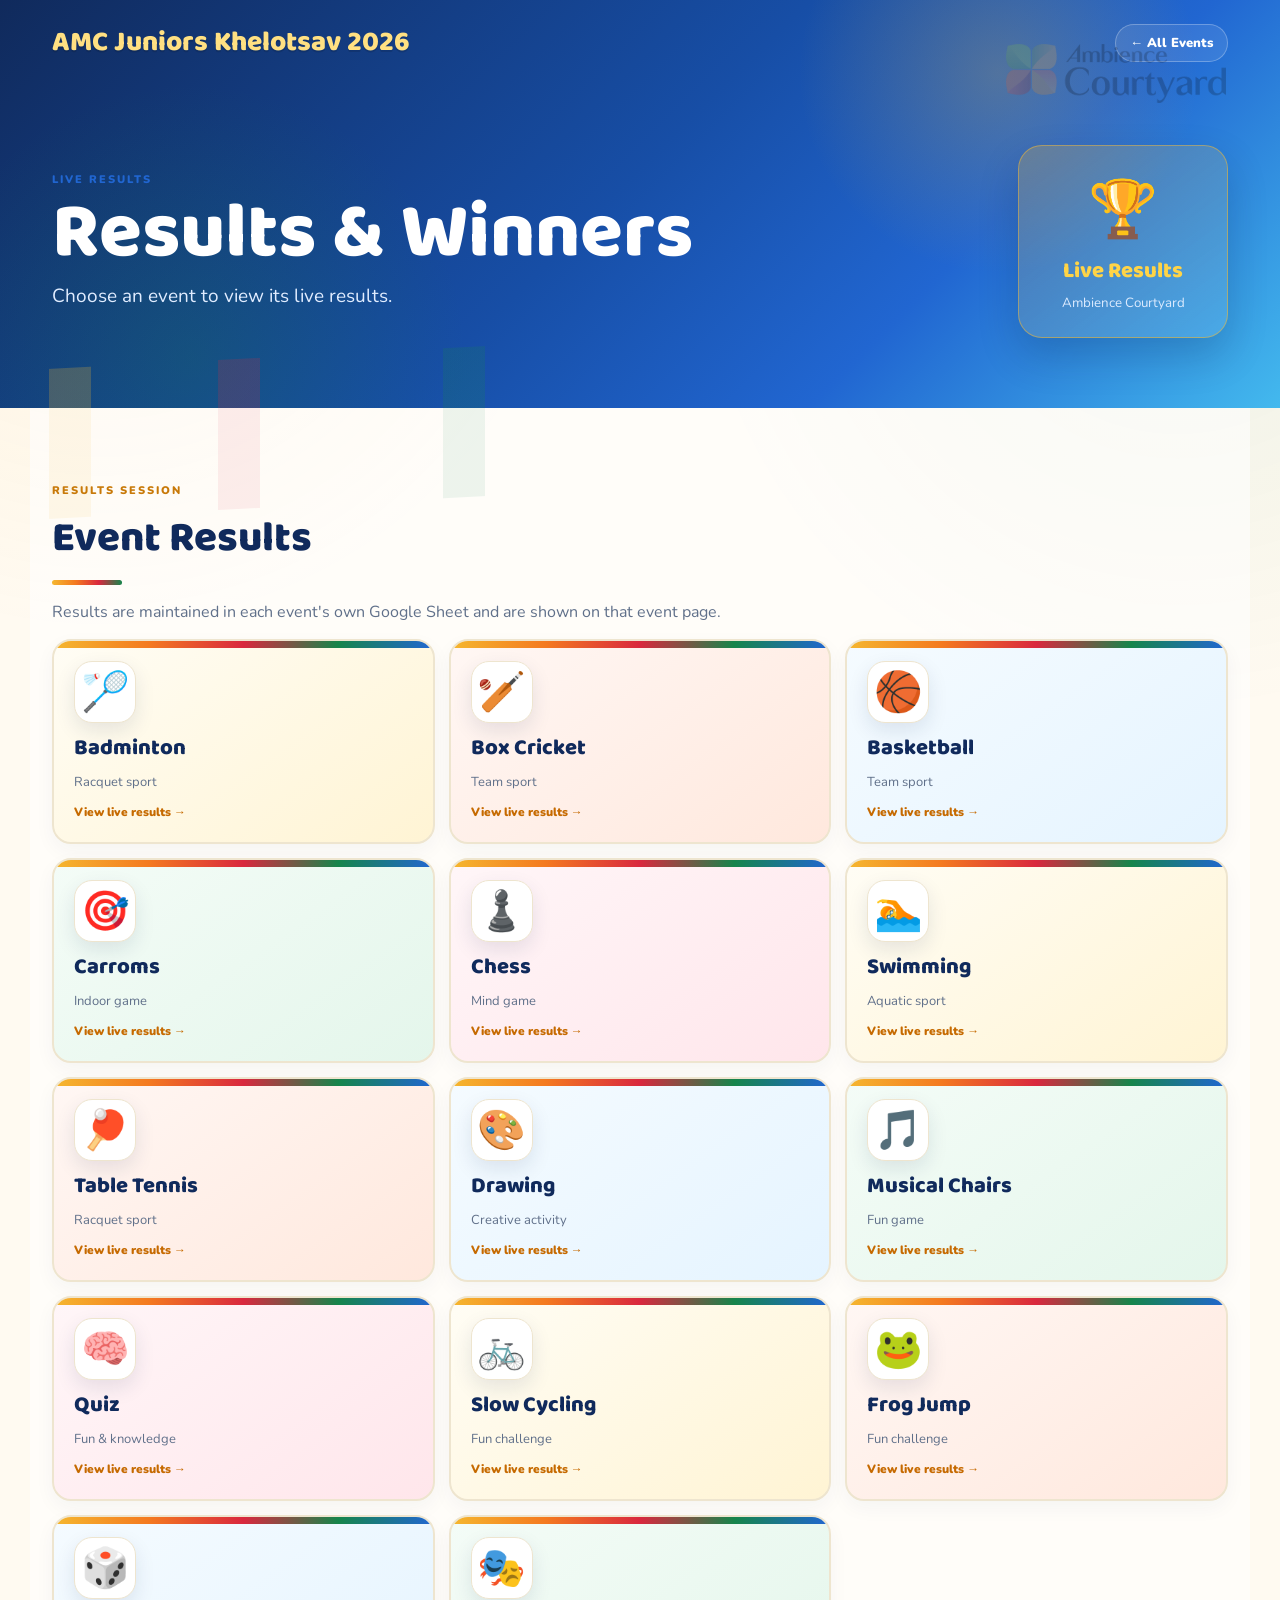
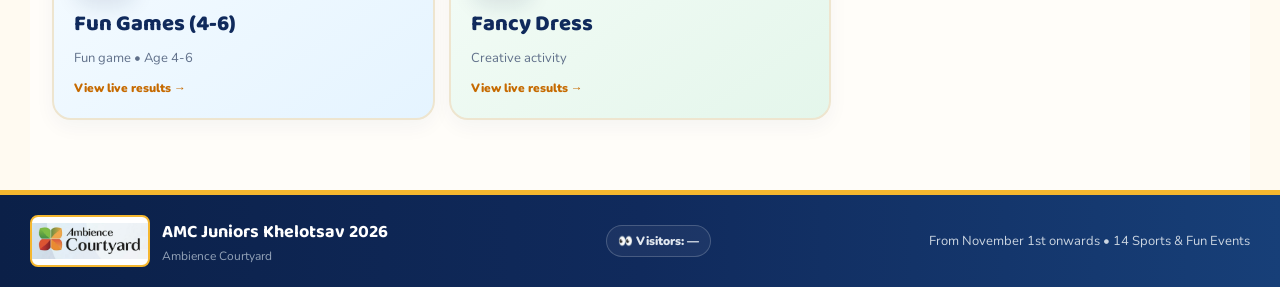
<file: results.html>
<!doctype html>
<html lang="en"><head>
<link rel="icon" type="image/jpeg" href="https://ganeshkeethol.github.io/AMC-Juniors-Khelotsav-2026/og-image.jpg">
<link rel="apple-touch-icon" href="https://ganeshkeethol.github.io/AMC-Juniors-Khelotsav-2026/og-image.jpg">
<link rel="canonical" href="https://ganeshkeethol.github.io/AMC-Juniors-Khelotsav-2026/">
<meta property="og:type" content="website">
<meta property="og:site_name" content="AMC Juniors Khelotsav 2026">
<meta property="og:title" content="AMC Juniors Khelotsav 2026">
<meta property="og:description" content="AMC Juniors Khelotsav 2026 — Sports & Games Fest at Ambience Courtyard.">
<meta property="og:url" content="https://ganeshkeethol.github.io/AMC-Juniors-Khelotsav-2026/">
<meta property="og:image" content="https://ganeshkeethol.github.io/AMC-Juniors-Khelotsav-2026/og-image.jpg">
<meta property="og:image:secure_url" content="https://ganeshkeethol.github.io/AMC-Juniors-Khelotsav-2026/og-image.jpg">
<meta property="og:image:type" content="image/jpeg">
<meta property="og:image:width" content="1200">
<meta property="og:image:height" content="630">
<meta property="og:image:alt" content="AMC Juniors Khelotsav 2026 Event Logo">
<meta name="twitter:card" content="summary_large_image">
<meta name="twitter:title" content="AMC Juniors Khelotsav 2026">
<meta name="twitter:description" content="AMC Juniors Khelotsav 2026 — Sports & Games Fest at Ambience Courtyard.">
<meta name="twitter:image" content="https://ganeshkeethol.github.io/AMC-Juniors-Khelotsav-2026/og-image.jpg">
<meta name="twitter:image:alt" content="AMC Juniors Khelotsav 2026 Event Logo">
<link rel="image_src" href="https://ganeshkeethol.github.io/AMC-Juniors-Khelotsav-2026/og-image.jpg">
<meta charset="utf-8"><meta name="viewport" content="width=device-width,initial-scale=1">
<meta name="theme-color" content="#123b73">
<title>Live Results • AMC Juniors Khelotsav 2026</title>
<link rel="stylesheet" href="style.css">
</head><body>
<img class="site-floating-logo" src="assets/ambience-courtyard-logo-transparent.png" alt="Ambience Courtyard" aria-hidden="true">
<header class="subhero">
<nav><a class="brand" href="index.html"><span>AMC Juniors Khelotsav 2026</span></a><div class="subnav-actions"><a class="back-link" href="index.html#events">← All Events</a><button class="menu-toggle" type="button" aria-label="Open menu" aria-expanded="false" aria-controls="mobile-menu">☰</button></div></nav>
<div id="mobile-menu" class="mobile-menu" hidden><a href="index.html#events">🎯 Events</a><a href="index.html#enrollments">👧 Kids Enrollment</a><a href="index.html#schedule">📅 Schedule</a><a href="results.html">🏆 Live Results</a><a href="highlights-2025.html">📸 2025 Highlights</a><a href="partners.html">🤝 Event Partners</a><a href="index.html#volunteer-registration">🤝 Register as Volunteer</a><a href="index.html#sponsorship">🏏 Sponsorship</a><a href="index.html#guidelines">🛡️ Guidelines</a><a href="index.html#rules">📋 Rules</a><a href="index.html#register">🎟️ Register</a></div>
<div class="event-hero"><div><div class="eyebrow">LIVE RESULTS</div><h1>Results & Winners</h1><p class="lead">Choose an event to view its live results.</p></div><div class="event-badge"><span>🏆</span><b>Live Results</b><small>Ambience Courtyard</small></div></div>
</header>
<main>
<section id="results"><div class="title"><small>RESULTS SESSION</small><h2>Event Results</h2><p>Results are maintained in each event's own Google Sheet and are shown on that event page.</p></div><div id="results-event-grid" class="grid"></div></section>
</main>
<footer><div class="footer-brand"><img src="assets/apartment-logo.jpg" alt="Ambience Courtyard logo"><div><b>AMC Juniors Khelotsav 2026</b><span>Ambience Courtyard</span></div></div><span id="visitor-count" class="visitor-count" aria-label="Site visitor count">👀 Visitors: …</span><span>From <span id="footer-event-date">November 1st onwards</span> • 14 Sports & Fun Events</span></footer>
<script src="config.js"></script><script src="app.js"></script>
<script>
(function(){
 const box=document.getElementById('results-event-grid');
 if(!box || typeof events==='undefined') return;
 box.innerHTML=events.map(e=>`<a class="card event-card" href="event.html?game=${encodeURIComponent(e[3])}#results"><div class="emoji">${e[0]}</div><h3>${e[1]}</h3><p>${e[2]}</p><span class="card-link">View live results →</span></a>`).join('');
})();
</script>
<script src="visitor-counter.js"></script>
</body></html>
</file>
<file: style.css>
@import url('https://fonts.googleapis.com/css2?family=Baloo+2:wght@600;700;800&family=Nunito:wght@500;700;800&display=swap');
:root{--navy:#172554;--blue:#2563eb;--sky:#38bdf8;--orange:#f97316;--yellow:#fde047;--green:#16a34a;--cream:#fffaf0;--ink:#172033;--muted:#64748b;--border:#e2e8f0}
*{box-sizing:border-box}html{scroll-behavior:smooth}body{margin:0;background:var(--cream);color:var(--ink);font-family:Nunito,Arial,sans-serif}a{text-decoration:none;color:inherit}
.hero{background:linear-gradient(135deg,#172554,#2563eb 58%,#38bdf8);color:#fff;overflow:hidden}nav{max-width:1220px;margin:auto;padding:20px 22px;display:flex;justify-content:space-between;align-items:center}.brand{font:800 28px 'Baloo 2';display:flex;align-items:center;gap:10px}.brand img{width:46px;height:46px;object-fit:cover;border-radius:10px;background:#fff}.brand .apartment-brand-logo{width:46px;height:46px;object-fit:contain;border-radius:10px;padding:3px}.brand span{color:var(--yellow)}.nav{display:flex;gap:15px;align-items:center;font-weight:800;font-size:12px;flex-wrap:wrap}.navbtn{background:#fff;color:var(--navy);padding:9px 15px;border-radius:30px}
.hero-inner{max-width:1220px;margin:auto;padding:70px 22px 90px;display:grid;grid-template-columns:1.4fr .6fr;gap:60px;align-items:center}.eyebrow,section small{font-size:11px;letter-spacing:2px;font-weight:900;color:var(--blue)}.hero .eyebrow{color:#bfdbfe}.hero h1{font:800 clamp(58px,8vw,94px)/.82 'Baloo 2';margin:18px 0 24px}.hero h1 b{color:var(--yellow)}.lead{font-size:19px;color:#e0ecff;line-height:1.6;max-width:600px}.btn{display:inline-block;background:var(--orange);color:#fff;border:0;border-radius:12px;padding:13px 21px;font-weight:900;cursor:pointer;margin:5px}.outline{background:transparent;border:1px solid #ffffff66}.hero-card{background:#ffffff18;border:1px solid #ffffff44;border-radius:26px;padding:28px}.cup{font-size:58px}.hero-logo{width:100%;max-width:310px;display:block;margin:0 auto 18px;border-radius:18px;background:#fff}.hero-card h2{font:800 32px 'Baloo 2';margin:5px 0}.hero-card small{color:#bfdbfe}
.coming-soon-media{max-width:1220px;background:#fff}.video-frame{margin-top:24px;background:#0f172a;border-radius:24px;padding:10px;box-shadow:0 18px 50px #17255422;overflow:hidden}.video-frame video{display:block;width:100%;max-height:620px;object-fit:cover;border-radius:17px}section{max-width:1220px;margin:auto;padding:70px 22px}.grey{max-width:none;background:#f1f5f9;padding-left:max(22px,calc((100% - 1220px)/2));padding-right:max(22px,calc((100% - 1220px)/2))}.blue{max-width:none;background:#eff6ff;padding-left:max(22px,calc((100% - 1220px)/2));padding-right:max(22px,calc((100% - 1220px)/2))}.title h2{font:800 42px 'Baloo 2';margin:5px 0}.title p{color:var(--muted);max-width:800px}.grid{display:grid;grid-template-columns:repeat(4,1fr);gap:15px}.card{background:#fff;border:1px solid var(--border);border-radius:19px;padding:20px;box-shadow:0 7px 20px #1725540b}.card .emoji{font-size:39px}.card h3{font:800 22px 'Baloo 2';margin:7px 0}.card p{font-size:13px;color:var(--muted);margin:0}.table{overflow:auto;background:#fff;border:1px solid var(--border);border-radius:17px}.table table{width:100%;border-collapse:collapse;min-width:800px}.table th,.table td{padding:13px 15px;border-bottom:1px solid #edf2f7;text-align:left;font-size:13px}.table th{font-size:10px;letter-spacing:1px;text-transform:uppercase;color:var(--muted);background:#f8fafc}.filters{display:flex;gap:8px;margin-bottom:16px}.filters button{border:1px solid var(--border);background:#fff;padding:8px 14px;border-radius:20px;font-weight:800;cursor:pointer}.filters button.active{background:var(--navy);color:#fff}.guide-grid{display:grid;grid-template-columns:repeat(3,1fr);gap:15px}.guide{background:#fff;border:1px solid var(--border);border-radius:17px;padding:20px}.guide h3{font:800 20px 'Baloo 2';margin:0 0 8px}.guide ul,.rule ul{padding-left:19px;margin:0;color:#475569;font-size:14px;line-height:1.7}.rules-grid{display:grid;grid-template-columns:repeat(2,1fr);gap:15px}.rule{background:#fff;border:1px solid var(--border);border-radius:17px;padding:0;overflow:hidden}.rule summary{list-style:none;cursor:pointer;display:flex;align-items:center;justify-content:space-between;gap:10px;padding:16px 18px;font:800 22px/1.1 'Baloo 2';color:var(--navy);}.rule summary::-webkit-details-marker{display:none}.rule summary::marker{display:none}.rule-summary-title{display:flex;align-items:center;gap:10px;min-width:0}.rule-summary-title>span:last-child{overflow-wrap:anywhere}.rule-summary-icon{width:32px;height:32px;border-radius:50%;display:grid;place-items:center;background:#fff3c4;font-size:17px;flex:0 0 32px}.rule-toggle{width:28px;height:28px;border-radius:50%;display:grid;place-items:center;background:#fff3c4;color:#b86b00;font:900 18px/1 Arial;flex:0 0 28px}.rule[open] .rule-toggle{transform:rotate(45deg)}.rule-body{padding:0 18px 17px}.rule-body ul{margin:0;padding-left:19px;color:#475569;font-size:13px;line-height:1.6}.rule-body .card-link{margin-top:10px}.results-head{display:flex;justify-content:space-between;align-items:center}.live{background:#fee2e2;color:#b91c1c;padding:9px 13px;border-radius:30px;font-size:11px;font-weight:900}.stats{display:grid;grid-template-columns:repeat(4,1fr);gap:13px;margin:20px 0}.stats div{background:#fff;border:1px solid var(--border);border-radius:15px;padding:18px}.stats b{display:block;font:800 28px 'Baloo 2';color:var(--blue)}.stats span{font-size:12px;color:var(--muted)}.register{max-width:none;background:var(--navy);color:#fff;display:grid;grid-template-columns:1fr 1fr;gap:60px;padding-left:max(22px,calc((100% - 1220px)/2));padding-right:max(22px,calc((100% - 1220px)/2))}.register small{color:#93c5fd}.register h2{font:800 48px 'Baloo 2';margin:5px 0}.register p{color:#dbeafe}.steps{display:flex;flex-direction:column;gap:11px;justify-content:center}.steps div{padding:15px;background:#ffffff10;border:1px solid #ffffff20;border-radius:13px}.steps b{color:var(--yellow);margin-right:12px}footer{background:#0f172a;color:#cbd5e1;padding:20px max(22px,calc((100% - 1220px)/2));display:flex;justify-content:space-between;align-items:center;gap:20px;font-size:13px}.footer-brand{display:flex;align-items:center;gap:12px}.footer-brand img{width:120px;height:52px;object-fit:contain;border-radius:8px;background:#fff}.footer-brand div{display:flex;flex-direction:column;gap:2px}.footer-brand b{color:#fff;font-family:'Baloo 2';font-size:18px}.footer-brand span{font-size:12px;color:#94a3b8}
@media(max-width:950px){.nav{display:none}.hero-inner{grid-template-columns:1fr}.grid{grid-template-columns:repeat(2,1fr)}.guide-grid{grid-template-columns:1fr 1fr}.rules-grid{grid-template-columns:1fr}.register{grid-template-columns:1fr}.stats{grid-template-columns:repeat(2,1fr)}}@media(max-width:550px){.brand img{width:38px;height:38px}.brand .apartment-brand-logo{width:38px;height:38px}.brand span{font-size:18px}.hero-logo{max-width:220px}.footer-brand img{width:100px;height:44px}footer{flex-direction:column;align-items:flex-start}.coming-soon-media{padding-top:48px;padding-bottom:48px}.grid,.guide-grid{grid-template-columns:1fr}.hero h1{font-size:52px;line-height:.86;margin:12px 0 18px}.hero .lead{font-size:16px;line-height:1.45;max-width:500px}.hero .eyebrow{font-size:10px;letter-spacing:1.7px}.hero .btn{font-size:14px;padding:11px 18px}.stats{grid-template-columns:1fr}.register h2{font-size:34px}}
.event-card,.event-rule{display:block;color:inherit;position:relative;transition:transform .18s ease,box-shadow .18s ease,border-color .18s ease}.event-card:hover,.event-rule:hover{transform:translateY(-3px);box-shadow:0 12px 28px #17255418;border-color:#93c5fd}.card-link{display:inline-block;margin-top:13px;color:var(--blue);font-size:12px;font-weight:900}.subhero{background:linear-gradient(135deg,#172554,#2563eb 58%,#38bdf8);color:#fff}.subhero nav{max-width:1220px}.back-link{background:#ffffff18;border:1px solid #ffffff44;padding:9px 14px;border-radius:22px;font-weight:900;font-size:13px}.event-hero{max-width:1220px;margin:auto;padding:60px 22px 70px;display:flex;justify-content:space-between;gap:30px;align-items:center}.event-hero h1{font:800 clamp(48px,7vw,78px)/.95 'Baloo 2';margin:10px 0}.event-hero .lead{margin:0}.event-badge{min-width:210px;padding:25px;border-radius:24px;background:#ffffff18;border:1px solid #ffffff44;text-align:center;display:flex;flex-direction:column;gap:5px}.event-badge span{font-size:56px}.event-badge b{font:800 22px 'Baloo 2';color:var(--yellow)}.event-badge small{color:#dbeafe}.spoc-card{display:flex;align-items:center;gap:20px;background:#fff;border:1px solid var(--border);border-radius:20px;padding:22px;box-shadow:0 8px 24px #1725540b}.spoc-icon{width:62px;height:62px;border-radius:50%;display:grid;place-items:center;background:#eff6ff;font-size:30px}.spoc-card h3{font:800 25px 'Baloo 2';margin:0}.spoc-card p{margin:5px 0;color:var(--muted)}.rules-single{display:grid;grid-template-columns:repeat(2,1fr);gap:13px}.rules-single .rule{display:flex;gap:14px;align-items:flex-start}.rules-single .rule>b{width:30px;height:30px;flex:0 0 30px;display:grid;place-items:center;background:#dbeafe;color:var(--blue);border-radius:50%;font-weight:900}.quick-links{display:grid;grid-template-columns:repeat(4,1fr);gap:13px}.quick-links a{background:#fff;border:1px solid var(--border);border-radius:15px;padding:18px;font-weight:900;color:var(--navy)}@media(max-width:700px){.event-hero{flex-direction:column;align-items:flex-start}.event-badge{width:100%}.rules-single,.quick-links{grid-template-columns:1fr}}


.rules-docs-wrap{margin-top:28px;padding:20px;border:1px solid var(--line,#dfe5ee);border-radius:18px;background:#fff}.rules-docs-wrap h3{margin:0 0 12px}.rules-docs{display:grid;gap:12px}.rules-doc{display:flex;align-items:center;gap:14px;padding:14px;border:1px solid #e6eaf0;border-radius:14px;background:#fafbfc}.doc-icon{font-size:28px}.doc-info{display:flex;flex-direction:column;gap:4px;flex:1;min-width:0}.doc-info b{overflow-wrap:anywhere}.doc-info span,.doc-note,.doc-empty{color:#6b7280;font-size:.9rem}.doc-actions{display:flex;gap:8px;flex-wrap:wrap}.doc-btn{display:inline-flex;align-items:center;justify-content:center;padding:9px 14px;border-radius:10px;background:#172554;color:#fff;text-decoration:none;font-weight:700}.doc-btn.secondary{background:#e8eefc;color:#172554}.doc-note{margin:12px 0 0}.doc-empty{padding:12px;border:1px dashed #cfd6e2;border-radius:12px}
@media(max-width:650px){.rules-doc{align-items:flex-start;flex-wrap:wrap}.doc-actions{width:100%}.doc-btn{flex:1}}


.reference-grid{display:grid;grid-template-columns:repeat(auto-fit,minmax(260px,1fr));gap:14px}.reference-card,.reference-row{display:flex;align-items:center;gap:14px;padding:16px;border:1px solid var(--line,#e5e7eb);border-radius:16px;background:#fff;text-decoration:none;color:inherit}.reference-card{justify-content:flex-start}.reference-card>div:nth-child(2),.reference-info{flex:1;min-width:0}.reference-card span,.reference-info span{display:block;color:#6b7280;font-size:.85rem;margin-top:4px}.reference-card strong{white-space:nowrap}.reference-icon{font-size:1.6rem}.references-list{display:grid;gap:12px}.reference-row .doc-btn{white-space:nowrap}.rules-docs-wrap{margin-top:24px}
@media(max-width:700px){.reference-card,.reference-row{align-items:flex-start}.reference-card strong{margin-left:auto}.reference-row .doc-btn{margin-left:auto}}


.volunteer-nav{white-space:nowrap;}
.volunteer-register{display:inline-block;margin-top:12px;}
@media(max-width:800px){.volunteer-nav{display:none;}}


/* Mobile navigation menu */
.hero,.subhero{position:relative}
.hero nav,.hero .hero-inner{position:relative;z-index:2}

.menu-toggle{display:none;border:1px solid #ffffff55;background:#ffffff18;color:#fff;width:44px;height:44px;border-radius:12px;font-size:24px;line-height:1;cursor:pointer;align-items:center;justify-content:center;font-weight:900}
.mobile-menu{display:none;position:absolute;z-index:1000;top:72px;left:16px;right:16px;padding:10px;background:#ffffff;border:1px solid #dbe4ef;border-radius:18px;box-shadow:0 18px 45px #1725542b}
.mobile-menu a{display:block;padding:13px 14px;border-radius:12px;color:#172554;text-decoration:none;font-weight:800;font-size:14px}
.mobile-menu a:hover,.mobile-menu a:focus{background:#eff6ff}
.mobile-menu[hidden]{display:none}
.subnav-actions{display:flex;align-items:center;gap:10px}
@media(max-width:950px){
  .menu-toggle{display:flex}
  nav{position:relative}
  .nav{display:none}
  .mobile-menu:not([hidden]){display:block}
}
@media(max-width:550px){
  .mobile-menu{top:68px;left:10px;right:10px}
  .back-link{font-size:12px;padding:8px 11px}
  .subnav-actions .menu-toggle{width:42px;height:42px}
}


/* =========================================================
   AMC JUNIOR KHELOSTAV — EVENT-LOGO COLOR THEME
   Inspired by the event logo: navy, royal blue, gold,
   saffron/orange, red and green with bright white cards.
   ========================================================= */
:root{
  --navy:#102a5c;
  --royal:#174ea6;
  --blue:#2166d1;
  --sky:#43b9ee;
  --gold:#f5b72f;
  --gold-soft:#fff3c4;
  --saffron:#f47a20;
  --red:#d9283e;
  --green:#16854b;
  --green-soft:#e9f7ef;
  --cream:#fffaf1;
  --ink:#18233b;
  --muted:#60708a;
  --border:#e7dfca;
}

body{
  background:
    radial-gradient(circle at 8% 8%,rgba(245,183,47,.10),transparent 23%),
    radial-gradient(circle at 92% 12%,rgba(22,133,75,.08),transparent 24%),
    var(--cream);
}

.hero,.subhero{
  background:
    radial-gradient(circle at 78% 18%,rgba(245,183,47,.24),transparent 19%),
    radial-gradient(circle at 15% 88%,rgba(22,133,75,.22),transparent 24%),
    linear-gradient(135deg,#102a5c 0%,#174ea6 48%,#2166d1 72%,#43b9ee 100%);
  position:relative;
}
.subhero > *{position:relative;z-index:1;}
.hero::after,.subhero::after{
  content:"";
  position:absolute;
  inset:auto -5% -80px -5%;
  height:150px;
  background:linear-gradient(90deg,transparent 0 8%,rgba(245,183,47,.65) 8% 11%,transparent 11% 20%,rgba(217,40,62,.55) 20% 23%,transparent 23% 36%,rgba(22,133,75,.55) 36% 39%,transparent 39% 100%);
  opacity:.35;
  transform:skewY(-3deg);
  pointer-events:none;
}

.brand span{color:#ffe082;text-shadow:0 2px 0 rgba(0,0,0,.12)}
.hero h1 b{color:#ffd447}
.hero-card{
  background:linear-gradient(145deg,rgba(255,255,255,.20),rgba(255,255,255,.08));
  border:1px solid rgba(255,255,255,.40);
  box-shadow:0 24px 60px rgba(7,25,66,.24);
  backdrop-filter:blur(8px);
}
.hero-logo{border:6px solid #fff;box-shadow:0 15px 35px rgba(7,25,66,.25)}

.btn{
  background:linear-gradient(135deg,#f47a20,#e84b25);
  box-shadow:0 8px 18px rgba(228,75,37,.24);
}
.btn:hover{transform:translateY(-1px);filter:saturate(1.08)}
.outline{box-shadow:none}
.navbtn{border:2px solid #f5b72f;color:#102a5c}

section{position:relative}
section:nth-of-type(odd){background:rgba(255,255,255,.60)}
.grey{background:linear-gradient(135deg,#fff8e8,#f5f8ff)!important}
.blue{background:linear-gradient(135deg,#eef8ff,#eefaf3)!important}
.title small{color:#c87908}
.title h2{color:#102a5c}
.title h2::after{
  content:"";
  display:block;
  width:70px;
  height:5px;
  margin-top:8px;
  border-radius:20px;
  background:linear-gradient(90deg,#f5b72f,#f47a20,#d9283e,#16854b);
}

/* Bright event cards */
.event-card{
  overflow:hidden;
  min-height:190px;
  border:2px solid #eee5cf;
  background:#fff;
}
.event-card::before{
  content:"";
  position:absolute;
  top:0;left:0;right:0;height:7px;
  background:linear-gradient(90deg,#f5b72f,#f47a20,#d9283e,#16854b,#2166d1);
}
.event-card:nth-child(5n+1){background:linear-gradient(145deg,#fffdf5,#fff4d4)}
.event-card:nth-child(5n+2){background:linear-gradient(145deg,#fff7f4,#ffe8dd)}
.event-card:nth-child(5n+3){background:linear-gradient(145deg,#f5fbff,#e5f4ff)}
.event-card:nth-child(5n+4){background:linear-gradient(145deg,#f4fcf7,#e4f6eb)}
.event-card:nth-child(5n+5){background:linear-gradient(145deg,#fff6f8,#ffe6eb)}
.event-card .emoji{display:inline-grid;place-items:center;width:62px;height:62px;border-radius:18px;background:#fff;box-shadow:0 8px 20px rgba(16,42,92,.10);border:1px solid #eee5cf}
.event-card h3{color:#102a5c}
.card-link{color:#c66a00}
.event-card:hover{box-shadow:0 16px 34px rgba(16,42,92,.15);border-color:#f5b72f}

/* Tables */
.table{border:2px solid #eadfca;box-shadow:0 10px 28px rgba(16,42,92,.07)}
.table th{color:#fff;background:linear-gradient(90deg,#102a5c,#174ea6)}
.table tr:nth-child(even) td{background:#fffaf0}
.table tr:hover td{background:#fff4d6}

.filters button.active{background:linear-gradient(135deg,#174ea6,#2166d1);border-color:#174ea6}
.filters button:hover{border-color:#f5b72f;background:#fff8df}

.stats div{border:2px solid #eadfca;background:linear-gradient(145deg,#fff,#fff8e8)}
.stats div:nth-child(2){background:linear-gradient(145deg,#f1fbf5,#e5f6ec)}
.stats div:nth-child(3){background:linear-gradient(145deg,#fff8f2,#ffece1)}
.stats div:nth-child(4){background:linear-gradient(145deg,#f2f8ff,#e4f1ff)}
.stats b{color:#174ea6}

.guide,.rule,.spoc-card,.quick-links a,.reference-card,.reference-row,.rules-docs-wrap{
  border:2px solid #eadfca;
  box-shadow:0 8px 24px rgba(16,42,92,.07);
}
.guide:nth-child(3n+1){border-top:5px solid #f5b72f}
.guide:nth-child(3n+2){border-top:5px solid #d9283e}
.guide:nth-child(3n+3){border-top:5px solid #16854b}
.rule:nth-child(4n+1){border-top:5px solid #2166d1}
.rule:nth-child(4n+2){border-top:5px solid #f47a20}
.rule:nth-child(4n+3){border-top:5px solid #16854b}
.rule:nth-child(4n+4){border-top:5px solid #d9283e}

.live{background:#fff0f2;color:#c51f35;border:1px solid #f4b1bc;box-shadow:0 4px 12px rgba(217,40,62,.10)}

.register{
  background:
    radial-gradient(circle at 90% 20%,rgba(245,183,47,.28),transparent 20%),
    radial-gradient(circle at 10% 80%,rgba(22,133,75,.20),transparent 22%),
    linear-gradient(135deg,#102a5c,#174ea6);
}
.steps div{background:rgba(255,255,255,.10);border-color:rgba(245,183,47,.30)}
.steps div:nth-child(2){border-left:4px solid #f5b72f}
.steps div:nth-child(3){border-left:4px solid #d9283e}
.steps div:nth-child(4){border-left:4px solid #16854b}
.steps b{color:#ffd447}

footer{background:linear-gradient(90deg,#0b2048,#102a5c,#173f78);border-top:5px solid #f5b72f}
.footer-brand img{border:2px solid #f5b72f}

/* Mobile menu */
.mobile-menu{
  background:linear-gradient(145deg,#fffdf8,#f4f9ff);
  border:2px solid #f5b72f;
  box-shadow:0 20px 50px rgba(16,42,92,.24);
}
.mobile-menu a{color:#102a5c;border-left:4px solid transparent}
.mobile-menu a:nth-child(4n+1){border-left-color:#2166d1}
.mobile-menu a:nth-child(4n+2){border-left-color:#f47a20}
.mobile-menu a:nth-child(4n+3){border-left-color:#16854b}
.mobile-menu a:nth-child(4n+4){border-left-color:#d9283e}
.mobile-menu a:hover,.mobile-menu a:focus{background:#fff0c9}
.menu-toggle{background:linear-gradient(135deg,#f5b72f,#f47a20);border-color:#fff;color:#102a5c;box-shadow:0 6px 16px rgba(0,0,0,.16)}

/* Event detail page */
.event-badge{background:linear-gradient(145deg,rgba(245,183,47,.22),rgba(255,255,255,.08));border-color:rgba(245,183,47,.50);box-shadow:0 18px 40px rgba(7,25,66,.20)}
.event-badge b{color:#ffd447}
.spoс-icon,.spoc-icon{background:#fff3c4}
.rules-single .rule>b{background:#fff3c4;color:#c66a00}
.quick-links a:hover{border-color:#f5b72f;transform:translateY(-2px);box-shadow:0 12px 26px rgba(16,42,92,.12)}
.doc-btn{background:linear-gradient(135deg,#174ea6,#2166d1)}
.doc-btn.secondary{background:#fff3c4;color:#8a5a00}
.reference-icon{filter:saturate(1.2)}

@media(max-width:550px){
  .hero-card{padding:20px}
  .hero-logo{border-width:4px}
  .event-card{min-height:165px}
  .table{border-radius:14px}
}

/* Kids Enrollment — prominent event-logo themed section */
.enrollment-section{
  max-width:none;
  padding-left:max(22px,calc((100% - 1220px)/2));
  padding-right:max(22px,calc((100% - 1220px)/2));
  background:
    radial-gradient(circle at 90% 20%,rgba(245,183,47,.22),transparent 24%),
    radial-gradient(circle at 8% 85%,rgba(22,133,75,.16),transparent 25%),
    linear-gradient(135deg,#fff7df 0%,#fff 42%,#eef7ff 100%) !important;
  border-top:6px solid var(--gold);
  border-bottom:1px solid var(--border);
}
.enrollment-banner{display:flex;justify-content:space-between;align-items:center;gap:30px;max-width:1220px;margin:0 auto 24px;padding:26px;border-radius:26px;background:linear-gradient(135deg,rgba(255,255,255,.95),rgba(255,248,226,.92));border:2px solid rgba(245,183,47,.35);box-shadow:0 14px 40px rgba(16,42,92,.10)}
.enrollment-banner .title{flex:1}.enrollment-banner .title h2{margin-top:3px}.enrollment-banner .title h2::after{background:linear-gradient(90deg,var(--gold),var(--saffron),var(--red),var(--green))}
.enrollment-banner .title p{margin-bottom:12px}.enrollment-badge{min-width:190px;padding:22px;border-radius:22px;text-align:center;background:linear-gradient(145deg,#102a5c,#2166d1);color:#fff;box-shadow:0 12px 28px rgba(16,42,92,.22)}
.enrollment-badge span{display:block;font-size:48px;margin-bottom:4px}.enrollment-badge b{display:block;font:800 24px 'Baloo 2';color:#ffd447}.enrollment-badge small{color:#dbeafe;letter-spacing:1px}
.enrollment-cta{margin-left:0}.enrollment-table{max-width:1220px;margin:0 auto}
.enrollment-section .stats{max-width:1220px;margin:20px auto}.enrollment-section .stats div{background:rgba(255,255,255,.92);border-top:4px solid var(--blue)}.enrollment-section .stats div:nth-child(2){border-top-color:var(--green)}.enrollment-section .stats div:nth-child(3){border-top-color:var(--saffron)}.enrollment-section .stats div:nth-child(4){border-top-color:var(--red)}
@media(max-width:700px){.enrollment-banner{flex-direction:column;align-items:stretch;padding:20px}.enrollment-badge{min-width:0}.enrollment-section{padding-left:14px;padding-right:14px}.enrollment-section .title h2{font-size:34px}}

/* Final fix: Kids Enrollment registration section visibility */
section.register{
  background:
    radial-gradient(circle at 88% 18%, rgba(245,183,47,.34), transparent 22%),
    radial-gradient(circle at 12% 82%, rgba(22,133,75,.22), transparent 24%),
    linear-gradient(135deg, #102a5c 0%, #174ea6 55%, #2166d1 100%) !important;
  color:#fff !important;
  border-top:6px solid #f5b72f;
  border-bottom:0;
}
section.register small{color:#ffd447 !important;font-weight:900;letter-spacing:2px}
section.register h2{color:#fff !important;text-shadow:0 2px 10px rgba(0,0,0,.16)}
section.register p{color:#e7f0ff !important}
section.register .steps div{
  color:#fff !important;
  background:rgba(255,255,255,.12) !important;
  border:1px solid rgba(255,255,255,.28) !important;
  box-shadow:0 8px 20px rgba(7,25,66,.16);
  backdrop-filter:blur(4px);
}
section.register .steps div:nth-child(1){border-left:5px solid #f5b72f !important}
section.register .steps div:nth-child(2){border-left:5px solid #f47a20 !important}
section.register .steps div:nth-child(3){border-left:5px solid #d9283e !important}
section.register .steps div:nth-child(4){border-left:5px solid #16854b !important}
section.register .steps b{color:#ffd447 !important}
section.register .btn{background:linear-gradient(135deg,#f47a20,#d9283e) !important;color:#fff !important;box-shadow:0 10px 24px rgba(228,75,37,.30)}

/* Registration fee */
.fee-highlight{color:var(--navy);font-weight:900}
.fee-highlight-light{color:#ffd447;font-weight:900}
.enrollment-badge b{font-size:28px}
.enrollment-badge small{display:block;margin-top:4px}


/* Event Team: one public SPOC contact + name-only volunteer list */
.spoc-card{
  display:grid;
  grid-template-columns:minmax(280px,1.1fr) minmax(220px,.9fr);
  align-items:stretch;
  gap:14px;
  padding:14px;
}
.volunteer-card{
  display:flex;
  align-items:flex-start;
  gap:16px;
  min-width:0;
  background:#fff;
  border:2px solid #eadfca;
  border-radius:18px;
  padding:18px;
  box-shadow:0 6px 18px rgba(16,42,92,.06);
}
.spoc-primary{border-top:5px solid #2166d1}
.spoc-primary .spoc-icon{flex:0 0 58px;width:58px;height:58px}
.volunteer-card .spoc-details{min-width:0;flex:1}
.volunteer-card h3{font:800 23px 'Baloo 2';margin:0 0 3px;color:#102a5c;overflow-wrap:anywhere}
.volunteer-meta{overflow-wrap:anywhere}
.volunteer-actions{display:flex;flex-wrap:wrap;gap:8px;margin-top:10px}
.volunteer-actions a{display:inline-flex;align-items:center;justify-content:center;min-height:38px;padding:8px 13px;border-radius:10px;font-weight:900;font-size:13px}
.volunteer-call{background:#174ea6;color:#fff!important}
.volunteer-whatsapp{background:#16854b;color:#fff!important}
.spoc-badge{display:inline-block;margin-bottom:5px;padding:4px 8px;border-radius:999px;background:#eaf2ff;color:#174ea6;font-size:10px;font-weight:900;letter-spacing:1.2px}
.volunteer-list{background:#fff;border:2px solid #eadfca;border-radius:18px;padding:18px 20px;box-shadow:0 6px 18px rgba(16,42,92,.06);border-top:5px solid #f47a20}
.volunteer-list-title{font:800 20px 'Baloo 2';color:#102a5c;margin-bottom:8px}
.volunteer-list ul{margin:0;padding-left:20px;display:grid;gap:7px}
.volunteer-list li{color:#174ea6;font-weight:800;font-size:15px}
.volunteer-list-empty{margin:0;color:var(--muted);font-size:13px}
.spoc-empty{grid-column:1 / -1;display:flex;align-items:center;gap:20px;background:#fff;border:1px solid var(--border);border-radius:20px;padding:22px;box-shadow:0 8px 24px #1725540b}
.spoc-empty h3{font:800 25px 'Baloo 2';margin:0}.spoc-empty p{margin:5px 0;color:var(--muted)}

@media(max-width:700px){
  .spoc-card{grid-template-columns:1fr;padding:10px;gap:10px}
  .volunteer-card{padding:14px;gap:10px;border-radius:16px}
  .spoc-primary .spoc-icon{flex-basis:46px;width:46px;height:46px;font-size:23px}
  .volunteer-card h3{font-size:20px;line-height:1.05}
  .spoc-badge{font-size:8px;padding:3px 7px}
  .volunteer-actions{display:grid;grid-template-columns:1fr 1fr}
  .volunteer-actions a{width:100%;min-height:38px}
  .volunteer-list{padding:14px 16px;border-radius:16px}
  .volunteer-list-title{font-size:18px;margin-bottom:6px}
  .volunteer-list li{font-size:13px}
}

@media(max-width:420px){
  .volunteer-card{padding:12px}
  .spoc-primary .spoc-icon{display:none}
  .volunteer-actions{grid-template-columns:1fr 1fr}
  .volunteer-actions a{font-size:11px;min-height:34px;padding:7px 6px}
  .volunteer-list{padding:12px 14px}
  .volunteer-list li{font-size:12px}
}

/* Homepage volunteer registration section + live results navigation */
.live-results-nav{background:linear-gradient(135deg,#d9283e,#f47a20)!important;color:#fff!important}
.volunteer-registration-section{padding:54px 5%;background:linear-gradient(135deg,#102a5c 0%,#174ea6 55%,#2166d1 100%);border-top:6px solid #f5b72f}
.volunteer-registration-card{max-width:1180px;margin:0 auto;display:grid;grid-template-columns:1.5fr .8fr;gap:28px;align-items:center;background:rgba(255,255,255,.10);border:1px solid rgba(255,255,255,.24);border-radius:24px;padding:32px;box-shadow:0 12px 30px rgba(7,25,66,.18)}
.volunteer-registration-section small{color:#ffd447!important;font-weight:900;letter-spacing:2px}
.volunteer-registration-section h2{color:#fff!important}
.volunteer-registration-section p{color:#e7f0ff!important}
.volunteer-register-btn{background:linear-gradient(135deg,#f47a20,#d9283e)!important;color:#fff!important}
.volunteer-registration-badge{min-height:170px;display:flex;flex-direction:column;align-items:center;justify-content:center;text-align:center;border-radius:20px;background:rgba(255,255,255,.12);border:1px solid rgba(255,255,255,.25);color:#fff;padding:24px}
.volunteer-registration-badge span{font-size:50px;line-height:1}
.volunteer-registration-badge b{font-size:22px;margin-top:12px}
.volunteer-registration-badge small{color:#fff!important;letter-spacing:0!important;margin-top:8px}
@media(max-width:700px){.volunteer-registration-card{grid-template-columns:1fr;padding:22px}.volunteer-registration-section{padding:38px 16px}.volunteer-registration-badge{min-height:130px}}

/* Final visual correction: Homepage Volunteer Registration matches the event theme */
section.volunteer-registration-section{
  max-width:none !important;
  padding:70px max(22px,calc((100% - 1220px)/2)) !important;
  background:
    radial-gradient(circle at 88% 18%,rgba(245,183,47,.30),transparent 22%),
    radial-gradient(circle at 12% 82%,rgba(22,133,75,.20),transparent 24%),
    linear-gradient(135deg,#102a5c 0%,#174ea6 52%,#2166d1 100%) !important;
  border-top:6px solid #f5b72f !important;
  color:#fff !important;
}
section.volunteer-registration-section .volunteer-registration-card{
  background:linear-gradient(145deg,rgba(255,255,255,.12),rgba(255,255,255,.06)) !important;
  border:1px solid rgba(255,255,255,.28) !important;
  box-shadow:0 14px 36px rgba(7,25,66,.22) !important;
}
section.volunteer-registration-section .title small{
  color:#ffd447 !important;
  font-family:Nunito,Arial,sans-serif !important;
  font-weight:900 !important;
  letter-spacing:2px !important;
}
section.volunteer-registration-section .title h2{
  color:#fff !important;
  font-family:'Baloo 2',Nunito,Arial,sans-serif !important;
  font-weight:800 !important;
  font-size:42px !important;
  line-height:1.05 !important;
  margin:5px 0 10px !important;
}
section.volunteer-registration-section .title h2::after{
  content:"";
  display:block;
  width:70px;
  height:5px;
  margin-top:16px;
  border-radius:8px;
  background:linear-gradient(90deg,#f5b72f,#f47a20,#d9283e,#16854b);
}
section.volunteer-registration-section .title p{
  color:#e7f0ff !important;
  font-family:Nunito,Arial,sans-serif !important;
  font-weight:700 !important;
  line-height:1.6 !important;
}
section.volunteer-registration-section .volunteer-register-btn{
  background:linear-gradient(135deg,#f47a20,#d9283e) !important;
  color:#fff !important;
  font-family:Nunito,Arial,sans-serif !important;
  font-weight:900 !important;
  box-shadow:0 10px 24px rgba(228,75,37,.30) !important;
}
section.volunteer-registration-section .volunteer-registration-badge{
  background:rgba(255,255,255,.10) !important;
  border:1px solid rgba(255,255,255,.25) !important;
  color:#fff !important;
}
section.volunteer-registration-section .volunteer-registration-badge b{
  color:#fff !important;
  font-family:'Baloo 2',Nunito,Arial,sans-serif !important;
  font-weight:800 !important;
}
section.volunteer-registration-section .volunteer-registration-badge small{
  color:#dbeafe !important;
  font-family:Nunito,Arial,sans-serif !important;
}
@media(max-width:700px){
  section.volunteer-registration-section{padding:48px 16px !important}
  section.volunteer-registration-section .title h2{font-size:36px !important}
}

/* Group-game team management */
.teams-grid{display:grid;grid-template-columns:repeat(3,1fr);gap:15px;margin-top:18px}
.team-card{display:flex;gap:14px;align-items:flex-start;background:#fff;border:1px solid var(--border);border-radius:17px;padding:18px;box-shadow:0 7px 20px #1725540b}
.team-card:nth-child(4n+1){border-top:5px solid #2166d1}.team-card:nth-child(4n+2){border-top:5px solid #f47a20}.team-card:nth-child(4n+3){border-top:5px solid #16854b}.team-card:nth-child(4n+4){border-top:5px solid #d9283e}
.team-icon{width:48px;height:48px;display:grid;place-items:center;background:#fff0c9;border-radius:50%;font-size:24px;flex:0 0 48px}
.team-card h3{font:800 21px 'Baloo 2';margin:0;color:#102a5c}.team-card p{margin:3px 0;color:var(--muted);font-size:13px}.team-card-content{min-width:0;flex:1}.team-players{margin-top:10px;padding-top:9px;border-top:1px solid #e5e7eb}.team-players-label{font-weight:800;color:#102a5c;font-size:13px}.team-players ul{margin:5px 0 0;padding-left:20px}.team-players li{margin:3px 0;color:#243b64;font-size:13px;font-weight:700}.team-captain-badge{display:inline-block;margin-left:5px;padding:2px 6px;border-radius:999px;background:#fff0c9;color:#8a5a00;font-size:10px;font-weight:800;vertical-align:middle}.team-no-players{margin-top:8px!important;font-style:italic}.team-empty{background:#fff;border:1px dashed #cbd5e1;border-radius:16px;padding:18px;color:var(--muted)}
@media(max-width:900px){.teams-grid{grid-template-columns:1fr 1fr}}
@media(max-width:620px){.teams-grid{grid-template-columns:1fr}.team-card{padding:15px}.team-card h3{font-size:20px}}

/* Box Cricket sponsorship banner */
.sponsorship-section{max-width:none!important;padding:64px max(22px,calc((100% - 1220px)/2))!important;background:#fff8e6!important;border-top:1px solid #f5b72f;border-bottom:1px solid #f5b72f}
.sponsorship-banner{max-width:1220px;margin:0 auto;display:grid;grid-template-columns:1.45fr .65fr;gap:28px;align-items:stretch;padding:30px;border-radius:28px;background:linear-gradient(135deg,#102a5c 0%,#174ea6 54%,#2166d1 100%);border:4px solid #f5b72f;box-shadow:0 18px 42px rgba(16,42,92,.18);position:relative;overflow:hidden}
.sponsorship-banner:after{content:"";position:absolute;width:180px;height:180px;border-radius:50%;right:-50px;top:-65px;background:rgba(245,183,47,.18);box-shadow:-80px 150px 0 rgba(217,40,62,.10)}
.sponsorship-main{position:relative;z-index:1}.sponsorship-kicker{display:inline-block;color:#102a5c;background:#ffd447;padding:7px 12px;border-radius:999px;font-size:11px;font-weight:900;letter-spacing:1.5px}
.sponsorship-main h2{font:800 42px/1.05 'Baloo 2';color:#fff;margin:14px 0 10px}.sponsorship-main h2:after{content:"";display:block;width:72px;height:5px;margin-top:14px;border-radius:8px;background:linear-gradient(90deg,#ffd447,#f47a20,#d9283e,#16854b)}
.sponsorship-main>p{color:#e7f0ff;font-size:16px;line-height:1.6;max-width:720px;margin:0 0 18px}.sponsorship-contact{display:flex;align-items:center;gap:12px;margin:12px 0 8px;color:#fff}.sponsorship-person-icon{width:48px;height:48px;border-radius:50%;display:grid;place-items:center;background:#fff0c9;font-size:25px}.sponsorship-contact strong{display:block;font:800 22px 'Baloo 2'}.sponsorship-contact small{display:block;color:#dbeafe;margin-top:2px;letter-spacing:0}
.sponsorship-actions{display:flex;flex-wrap:wrap;gap:8px;margin-top:14px}.sponsorship-actions .btn{margin:0}.sponsorship-call{background:linear-gradient(135deg,#f47a20,#d9283e)!important}.sponsorship-whatsapp{background:#16854b!important}
.sponsorship-badge{position:relative;z-index:1;min-height:220px;border-radius:24px;background:linear-gradient(145deg,#fff8df,#fff);border:2px solid rgba(245,183,47,.55);display:flex;flex-direction:column;align-items:center;justify-content:center;text-align:center;padding:24px;box-shadow:0 12px 30px rgba(7,25,66,.12)}.sponsorship-badge span{font-size:64px;line-height:1}.sponsorship-badge b{font:800 25px 'Baloo 2';color:#102a5c;margin-top:8px}.sponsorship-badge small{color:#475569!important;letter-spacing:0!important;line-height:1.5;margin-top:7px;max-width:230px}
@media(max-width:700px){.sponsorship-section{padding:44px 16px!important}.sponsorship-banner{grid-template-columns:1fr;padding:22px;border-radius:22px}.sponsorship-main h2{font-size:35px}.sponsorship-actions{display:grid;grid-template-columns:1fr}.sponsorship-actions .btn{width:100%;text-align:center}.sponsorship-badge{min-height:160px}}

/* High-level homepage schedule */
.schedule-section{background:linear-gradient(180deg,#fffdf6 0%,#fff 100%);}
.schedule-days{display:flex;gap:10px;flex-wrap:wrap;margin:20px 0 18px}
.schedule-day-btn{border:1px solid #d9e2f1;background:#fff;color:#102a5c;padding:10px 17px;border-radius:22px;font-weight:900;cursor:pointer;box-shadow:0 5px 14px rgba(16,42,92,.06)}
.schedule-day-btn.active{background:#102a5c;color:#fff;border-color:#102a5c}
.schedule-content{background:#fff;border:1px solid #e5e7eb;border-radius:20px;overflow:hidden;box-shadow:0 9px 26px rgba(16,42,92,.07)}
.schedule-day-head{display:flex;justify-content:space-between;align-items:center;padding:17px 20px;background:linear-gradient(90deg,#eff6ff,#fff8df);border-bottom:1px solid #e5e7eb}
.schedule-day-head h3{font:800 28px 'Baloo 2';margin:0;color:#102a5c}
.schedule-date{font-weight:900;color:#b45309}
.schedule-list{display:grid}
.schedule-row{display:grid;grid-template-columns:120px 1.3fr 1fr 140px;gap:15px;align-items:center;padding:16px 20px;border-bottom:1px solid #edf2f7}
.schedule-row:last-child{border-bottom:0}
.schedule-time{font:800 20px 'Baloo 2';color:#174ea6}
.schedule-event{display:flex;flex-direction:column;gap:2px}.schedule-event b{font:800 18px 'Baloo 2';color:#102a5c}.schedule-event span{font-size:13px;color:#64748b}
.schedule-venue{font-size:13px;color:#475569}.schedule-status{justify-self:end;font-size:11px;font-weight:900;color:#166534;background:#dcfce7;border-radius:16px;padding:7px 10px}
.schedule-loading,.schedule-empty{padding:30px 20px;color:#64748b;display:flex;flex-direction:column;gap:5px}.schedule-empty b{font:800 22px 'Baloo 2';color:#102a5c}
@media(max-width:700px){.schedule-row{grid-template-columns:1fr 1fr;gap:8px;padding:14px}.schedule-time{font-size:18px}.schedule-event{grid-column:2}.schedule-venue{grid-column:1}.schedule-status{grid-column:2;justify-self:start}.schedule-day-head{padding:15px}.schedule-day-head h3{font-size:24px}}

/* Compact mobile layout: reduce scrolling while keeping text readable */
@media (max-width: 700px){
  section{padding:44px 14px;}
  .title h2{font-size:34px;}
  .title p{font-size:13px;line-height:1.45;}
  .card{padding:15px;}
  .card .emoji{font-size:32px;}
  .card h3{font-size:18px;margin:5px 0 3px;line-height:1.08;}
  .card p{font-size:11.5px;line-height:1.3;}
  .card-link{margin-top:8px;font-size:10.5px;}

  /* Homepage event cards: two across on mobile */
  #events .grid{grid-template-columns:repeat(2,minmax(0,1fr));gap:10px;}
  #events .event-card{min-height:0;height:100%;}

  /* Other homepage card groups: two across to reduce page length */
  #guidelines .guide-grid{grid-template-columns:repeat(2,minmax(0,1fr));gap:10px;}
  #guidelines .guide{padding:13px;border-radius:14px;}
  #guidelines .guide h3{font-size:16px;line-height:1.12;margin-bottom:5px;}
  #guidelines .guide ul{padding-left:15px;font-size:11.5px;line-height:1.4;}

  #rules .rules-grid{grid-template-columns:repeat(2,minmax(0,1fr));gap:10px;}
  #rules .rule{padding:14px;border-radius:14px;}
  #rules .rule h3{font-size:17px;line-height:1.1;}
  #rules .rule ul{font-size:11.5px;line-height:1.4;padding-left:15px;}
  #rules .card-link{font-size:10.5px;}

  /* Homepage schedule controls stay compact */
  .schedule-days{display:grid;grid-template-columns:repeat(3,minmax(0,1fr));gap:7px;}
  .schedule-day-btn{width:100%;padding:9px 7px;font-size:12px;}
  .schedule-content{border-radius:15px;}
  .schedule-row{padding:11px 12px;gap:6px;}
  .schedule-time{font-size:16px;}
  .schedule-event b{font-size:16px;}
  .schedule-event span,.schedule-venue{font-size:11.5px;}
  .schedule-status{font-size:9.5px;padding:5px 7px;}

  /* Enrollment/registration area */
  .enrollment-banner{padding:17px;border-radius:20px;gap:16px;}
  .enrollment-badge{padding:16px;border-radius:18px;}
  .enrollment-badge span{font-size:38px;}
  .enrollment-badge b{font-size:23px;}
  section.register{padding-top:44px;padding-bottom:44px;}
  section.register .steps{display:grid;grid-template-columns:repeat(2,minmax(0,1fr));gap:8px;}
  section.register .steps div{padding:11px 10px;font-size:12px;line-height:1.35;}
  section.register .steps b{margin-right:7px;}

  /* Event page: compact card groups */
  .event-hero{padding:42px 14px 48px;gap:18px;}
  .event-hero h1{font-size:50px;}
  .event-badge{min-width:0;padding:17px;width:100%;}
  .event-badge span{font-size:45px;}
  .event-badge b{font-size:20px;}
  .rules-single{grid-template-columns:repeat(2,minmax(0,1fr));gap:9px;}
  .rules-single .rule{padding:12px;gap:9px;}
  .rules-single .rule>b{width:24px;height:24px;flex-basis:24px;font-size:11px;}
  .rules-single .rule span{font-size:11.5px;line-height:1.4;}
  .quick-links{grid-template-columns:repeat(2,minmax(0,1fr));gap:9px;}
  .quick-links a{padding:13px;font-size:12px;border-radius:13px;}
  .stats{grid-template-columns:repeat(2,minmax(0,1fr));gap:9px;}
  .stats div{padding:12px;}
  .stats b{font-size:24px;}
  .teams-grid{grid-template-columns:repeat(2,minmax(0,1fr));gap:9px;}
  .team-card{padding:12px;gap:9px;border-radius:14px;}
  .team-card .team-icon{font-size:22px;}
  .team-card h3{font-size:17px;line-height:1.1;}
  .team-card p,.team-players li{font-size:11px;line-height:1.3;}
  .team-players{margin-top:7px;padding-top:7px;}
  .team-players-label{font-size:11px;}
  .team-players ul{padding-left:15px;margin-top:3px;}
  .rules-docs-wrap{padding:14px;margin-top:18px;}
  .rules-docs-wrap h3{font-size:18px;}
  .doc-note{font-size:11.5px;line-height:1.4;}

  /* Keep volunteer contact cards readable; use the existing one-column layout */
  .volunteer-card{padding:13px;}
}

@media (max-width: 420px){
  section{padding:38px 12px;}
  .title h2{font-size:31px;}
  #events .grid{gap:8px;}
  #events .event-card{padding:12px;}
  #events .event-card .emoji{font-size:29px;}
  #events .event-card h3{font-size:16px;}
  #events .event-card p{font-size:10.5px;}
  #events .event-card .card-link{font-size:9.5px;}
  #guidelines .guide h3,#rules .rule h3{font-size:15px;}
  #guidelines .guide ul,#rules .rule ul,.rules-single .rule span{font-size:10.5px;}
  .schedule-days{grid-template-columns:repeat(3,1fr);}
  .schedule-day-btn{font-size:11px;padding:8px 4px;}
  .teams-grid{grid-template-columns:1fr 1fr;}
  .quick-links{grid-template-columns:1fr 1fr;}
}


/* MOBILE TWO-COLUMN COMPACT SECTIONS — homepage + event pages */
@media (max-width:700px){
  /* Kids Enrollment: keep the main message and fee badge side-by-side */
  .enrollment-banner{
    display:grid !important;
    grid-template-columns:minmax(0,1.2fr) minmax(0,.8fr) !important;
    gap:10px !important;
    align-items:stretch !important;
    padding:14px !important;
    border-radius:18px !important;
  }
  .enrollment-banner .title h2{font-size:28px !important;line-height:1.05 !important}
  .enrollment-banner .title p{font-size:11.5px !important;line-height:1.35 !important}
  .enrollment-cta{font-size:10.5px !important;padding:8px 9px !important}
  .enrollment-badge{min-width:0 !important;padding:12px !important;border-radius:16px !important}
  .enrollment-badge span{font-size:34px !important}
  .enrollment-badge b{font-size:19px !important;line-height:1.1 !important}
  .enrollment-badge small{font-size:9.5px !important;line-height:1.25 !important}

  /* Homepage volunteer registration: text + badge in two columns */
  section.volunteer-registration-section{padding:42px 14px !important}
  section.volunteer-registration-section .volunteer-registration-card{
    display:grid !important;
    grid-template-columns:minmax(0,1.2fr) minmax(0,.8fr) !important;
    gap:10px !important;
    align-items:stretch !important;
    padding:14px !important;
    border-radius:18px !important;
  }
  section.volunteer-registration-section .title h2{font-size:28px !important;line-height:1.05 !important}
  section.volunteer-registration-section .title p{font-size:11.5px !important;line-height:1.35 !important}
  .volunteer-register-btn{font-size:10.5px !important;padding:8px 9px !important}
  .volunteer-registration-badge{
    min-height:0 !important;
    padding:12px !important;
    border-radius:16px !important;
  }
  .volunteer-registration-badge span{font-size:34px !important}
  .volunteer-registration-badge b{font-size:17px !important;line-height:1.1 !important}
  .volunteer-registration-badge small{font-size:9.5px !important;line-height:1.25 !important}

  /* Sponsorship: main offer + Kids Box Cricket badge side-by-side */
  .sponsorship-section{padding:42px 14px !important}
  .sponsorship-banner{
    display:grid !important;
    grid-template-columns:minmax(0,1.2fr) minmax(0,.8fr) !important;
    gap:10px !important;
    align-items:stretch !important;
    padding:14px !important;
    border-radius:18px !important;
  }
  .sponsorship-kicker{font-size:8.5px !important;padding:5px 7px !important;letter-spacing:1px !important}
  .sponsorship-main h2{font-size:25px !important;line-height:1.05 !important;margin:9px 0 7px !important}
  .sponsorship-main p{font-size:10.5px !important;line-height:1.35 !important}
  .sponsorship-contact{gap:7px !important;margin-top:8px !important}
  .sponsorship-contact strong{font-size:13px !important}
  .sponsorship-contact small{font-size:9.5px !important;line-height:1.25 !important}
  .sponsorship-actions{display:grid !important;grid-template-columns:repeat(2,minmax(0,1fr)) !important;gap:6px !important}
  .sponsorship-actions .btn{width:100% !important;font-size:9.5px !important;padding:8px 5px !important}
  .sponsorship-badge{min-height:0 !important;padding:12px !important;border-radius:16px !important}
  .sponsorship-badge span{font-size:34px !important}
  .sponsorship-badge b{font-size:16px !important;line-height:1.1 !important}
  .sponsorship-badge small{font-size:9.5px !important;line-height:1.25 !important}

  /* Bottom registration CTA: two-column layout + two-column steps */
  section#register.register{
    grid-template-columns:minmax(0,1.1fr) minmax(0,.9fr) !important;
    gap:12px !important;
    padding:28px 14px !important;
  }
  section#register.register h2{font-size:30px !important;line-height:1.05 !important}
  section#register.register p{font-size:11.5px !important;line-height:1.35 !important}
  section#register.register .steps{display:grid !important;grid-template-columns:repeat(2,minmax(0,1fr)) !important;gap:7px !important}
  section#register.register .steps div{padding:9px !important;font-size:10px !important;line-height:1.25 !important}

  /* Event page Event Team: two volunteer cards per row */
  #spoc-card.spoc-card{
    display:grid !important;
    grid-template-columns:repeat(2,minmax(0,1fr)) !important;
    gap:10px !important;
    align-items:stretch !important;
  }
  #spoc-card .volunteer-card{
    display:flex !important;
    padding:11px !important;
    gap:8px !important;
    border-radius:14px !important;
  }
  #spoc-card .volunteer-card .spoc-icon{
    flex:0 0 38px !important;
    width:38px !important;
    height:38px !important;
    font-size:19px !important;
  }
  #spoc-card .volunteer-card h3{font-size:17px !important;line-height:1.05 !important}
  #spoc-card .volunteer-meta{font-size:10px !important;line-height:1.25 !important}
  #spoc-card .volunteer-actions{display:grid !important;grid-template-columns:repeat(2,minmax(0,1fr)) !important;gap:4px !important}
  #spoc-card .volunteer-actions a{min-height:30px !important;padding:5px 4px !important;font-size:9px !important}

  /* Event-page utility cards stay compact */
  .rules-single,.quick-links{grid-template-columns:repeat(2,minmax(0,1fr)) !important;gap:8px !important}
  .quick-links a{padding:12px !important;font-size:11px !important}
}

@media (max-width:380px){
  .enrollment-banner,.volunteer-registration-card,.sponsorship-banner{gap:8px !important;padding:11px !important}
  .enrollment-banner .title h2,
  section.volunteer-registration-section .title h2{font-size:25px !important}
  .sponsorship-main h2{font-size:22px !important}
  .enrollment-badge b{font-size:17px !important}
  .volunteer-registration-badge b,.sponsorship-badge b{font-size:14px !important}
  #spoc-card .volunteer-card{padding:9px !important;gap:6px !important}
  #spoc-card .volunteer-card .spoc-icon{display:none !important}
}

/* =========================================================
   BETTER MOBILE UI — keep compact without squeezing content
   ========================================================= */
@media (max-width:700px){
  /* General rhythm: tighter, but still breathable */
  section{padding:40px 14px !important;}
  .title{margin-bottom:14px}
  .title h2{font-size:32px !important;line-height:1.05 !important}
  .title p{font-size:12px !important;line-height:1.45 !important}

  /* Event cards: keep the requested 2-column layout, but make it feel like a
     proper mobile tile rather than two desktop cards squeezed together. */
  #events .grid{grid-template-columns:repeat(2,minmax(0,1fr)) !important;gap:10px !important}
  #events .event-card{
    min-height:148px !important;
    padding:13px 12px 12px !important;
    border-radius:16px !important;
    display:flex !important;
    flex-direction:column !important;
    justify-content:flex-start !important;
  }
  #events .event-card .emoji{
    width:46px !important;height:46px !important;font-size:25px !important;
    border-radius:14px !important;margin-bottom:7px !important;
  }
  #events .event-card h3{font-size:16px !important;line-height:1.05 !important;margin:0 0 4px !important}
  #events .event-card p{font-size:10.5px !important;line-height:1.3 !important;margin:0 !important}
  #events .event-card .card-link{margin-top:auto;padding-top:8px;font-size:10px !important}

  /* Kids Enrollment: one clean compact banner. The fee becomes a horizontal
     info chip instead of a second tall card. */
  .enrollment-banner{
    display:block !important;
    padding:18px !important;
    border-radius:20px !important;
  }
  .enrollment-banner .title h2{font-size:31px !important;line-height:1.05 !important}
  .enrollment-banner .title p{font-size:12px !important;line-height:1.45 !important}
  .enrollment-badge{
    min-width:0 !important;
    margin-top:12px !important;
    min-height:0 !important;
    padding:10px 13px !important;
    border-radius:14px !important;
    display:flex !important;
    align-items:center !important;
    justify-content:flex-start !important;
    gap:9px !important;
    text-align:left !important;
  }
  .enrollment-badge span{font-size:26px !important;margin:0 !important;display:inline !important}
  .enrollment-badge b{font-size:19px !important;line-height:1 !important}
  .enrollment-badge small{font-size:9.5px !important;line-height:1.2 !important;margin:0 0 0 auto !important;text-align:right !important}
  .enrollment-cta{margin-top:10px !important;width:100% !important;text-align:center !important}

  /* Volunteer registration: full-width panel with a compact footer strip. */
  section.volunteer-registration-section{padding:40px 14px !important}
  section.volunteer-registration-section .volunteer-registration-card{
    display:block !important;
    padding:18px !important;
    border-radius:20px !important;
  }
  section.volunteer-registration-section .title h2{font-size:31px !important;line-height:1.05 !important}
  section.volunteer-registration-section .title p{font-size:12px !important;line-height:1.45 !important}
  section.volunteer-registration-section .volunteer-register-btn{
    width:100% !important;text-align:center !important;margin-top:10px !important
  }
  section.volunteer-registration-section .volunteer-registration-badge{
    min-height:0 !important;
    margin-top:10px !important;
    padding:9px 11px !important;
    border-radius:13px !important;
    flex-direction:row !important;
    gap:8px !important;
    justify-content:flex-start !important;
  }
  section.volunteer-registration-section .volunteer-registration-badge span{font-size:27px !important}
  section.volunteer-registration-section .volunteer-registration-badge b{font-size:14px !important;line-height:1.05 !important}
  section.volunteer-registration-section .volunteer-registration-badge small{font-size:9.5px !important;line-height:1.2 !important;margin-left:auto !important;text-align:right !important}

  /* Sponsorship: retain the strong banner look, but avoid a cramped 2-column
     split. Contact + actions stay readable and compact. */
  .sponsorship-section{padding:40px 14px !important}
  .sponsorship-banner{
    display:block !important;
    padding:18px !important;
    border-radius:20px !important;
    border-width:3px !important;
  }
  .sponsorship-main h2{font-size:29px !important;line-height:1.03 !important;margin:10px 0 8px !important}
  .sponsorship-main>p{font-size:11.5px !important;line-height:1.42 !important;margin-bottom:12px !important}
  .sponsorship-contact{margin:10px 0 8px !important}
  .sponsorship-contact strong{font-size:18px !important}
  .sponsorship-contact small{font-size:9.5px !important;line-height:1.2 !important}
  .sponsorship-actions{display:grid !important;grid-template-columns:repeat(2,minmax(0,1fr)) !important;gap:7px !important}
  .sponsorship-actions .btn{width:100% !important;min-height:39px !important;font-size:10.5px !important;padding:8px 6px !important}
  .sponsorship-badge{
    min-height:0 !important;
    margin-top:11px !important;
    padding:10px 12px !important;
    border-radius:14px !important;
    display:flex !important;
    flex-direction:row !important;
    align-items:center !important;
    justify-content:flex-start !important;
    gap:8px !important;
    text-align:left !important;
  }
  .sponsorship-badge span{font-size:29px !important}
  .sponsorship-badge b{font-size:17px !important;line-height:1.05 !important;margin:0 !important}
  .sponsorship-badge small{font-size:9.5px !important;line-height:1.15 !important;margin:0 0 0 auto !important;text-align:right !important}

  /* Home-page schedule: compact but clear, with time as the visual anchor. */
  #schedule{padding-top:38px !important;padding-bottom:38px !important}
  .schedule-day-head{padding:13px 14px !important}
  .schedule-day-head h3{font-size:22px !important}
  .schedule-date{font-size:11px !important}
  .schedule-row{
    grid-template-columns:72px minmax(0,1fr) !important;
    gap:4px 9px !important;
    padding:11px 12px !important;
  }
  .schedule-time{grid-column:1 !important;grid-row:1 / span 2 !important;font-size:15px !important;align-self:start !important}
  .schedule-event{grid-column:2 !important;grid-row:1 !important}
  .schedule-venue{grid-column:2 !important;grid-row:2 !important;font-size:10.5px !important}
  .schedule-status{grid-column:1 !important;grid-row:2 !important;justify-self:start !important;align-self:end !important;font-size:8.5px !important;padding:4px 6px !important}
  .schedule-event b{font-size:15px !important}
  .schedule-event span{font-size:10.5px !important}

  /* Homepage guidance/rules: 2 columns only for simple informational cards. */
  #guidelines .guide-grid,#rules .rules-grid{grid-template-columns:repeat(2,minmax(0,1fr)) !important;gap:9px !important}
  #guidelines .guide,#rules .rule{padding:0 !important;border-radius:14px !important}
  #guidelines .guide h3{font-size:15px !important;line-height:1.08 !important}
  #rules .rule summary{font-size:15px !important;line-height:1.1 !important;padding:11px 12px !important;}
  #rules .rule-body{padding:0 12px 12px !important;}
  #rules .rule-body ul{font-size:10.5px !important;line-height:1.35 !important;}
  #guidelines .guide ul{font-size:10.5px !important;line-height:1.35 !important;padding-left:14px !important}

  /* Bottom registration: main CTA first, then compact 2x2 steps. */
  section#register.register{
    display:block !important;
    padding:34px 14px !important;
  }
  section#register.register h2{font-size:33px !important;line-height:1.05 !important}
  section#register.register p{font-size:11.5px !important;line-height:1.4 !important}
  section#register.register .steps{display:grid !important;grid-template-columns:repeat(2,minmax(0,1fr)) !important;gap:8px !important;margin-top:16px !important}
  section#register.register .steps div{padding:10px !important;font-size:10.5px !important;line-height:1.3 !important}

  /* Event pages: two volunteer cards, but each card is designed for narrow width. */
  #spoc-card.spoc-card{display:grid !important;grid-template-columns:repeat(2,minmax(0,1fr)) !important;gap:9px !important;padding:0 !important;background:transparent !important;border:0 !important;box-shadow:none !important}
  #spoc-card .volunteer-card{
    display:block !important;
    padding:11px !important;
    border-radius:15px !important;
    background:#fff !important;
  }
  #spoc-card .volunteer-card .spoc-icon{display:grid !important;flex:none !important;width:34px !important;height:34px !important;font-size:17px !important;margin-bottom:6px !important}
  #spoc-card .volunteer-card h3{font-size:15px !important;line-height:1.08 !important;margin-bottom:4px !important}
  #spoc-card .volunteer-meta{font-size:9.5px !important;line-height:1.25 !important}
  #spoc-card .volunteer-actions{display:grid !important;grid-template-columns:repeat(2,minmax(0,1fr)) !important;gap:4px !important;margin-top:8px !important}
  #spoc-card .volunteer-actions a{min-height:30px !important;padding:5px 3px !important;font-size:8.5px !important;border-radius:8px !important}

  /* Team cards: keep 2 columns, but make player lists compact and scannable. */
  .teams-grid{grid-template-columns:repeat(2,minmax(0,1fr)) !important;gap:9px !important}
  .team-card{display:block !important;padding:11px !important;border-radius:14px !important}
  .team-card .team-icon{width:36px !important;height:36px !important;font-size:18px !important;margin-bottom:7px !important}
  .team-card h3{font-size:15px !important;line-height:1.08 !important}
  .team-card p,.team-players li{font-size:9.5px !important;line-height:1.28 !important}
  .team-players{margin-top:7px !important;padding-top:7px !important}
  .team-players-label{font-size:9.5px !important}
  .team-players ul{padding-left:14px !important;margin-top:3px !important}

  /* Event-page quick links and stats: compact, but not tiny. */
  .stats{grid-template-columns:repeat(2,minmax(0,1fr)) !important;gap:8px !important}
  .stats div{padding:11px !important;border-radius:13px !important}
  .stats b{font-size:23px !important}
  .stats span{font-size:10px !important}
  .quick-links{grid-template-columns:repeat(2,minmax(0,1fr)) !important;gap:8px !important}
  .quick-links a{padding:11px !important;font-size:10.5px !important;border-radius:13px !important}
  .rules-single{grid-template-columns:repeat(2,minmax(0,1fr)) !important;gap:8px !important}
  .rules-single .rule{padding:10px !important;gap:7px !important}
  .rules-single .rule>b{width:22px !important;height:22px !important;flex-basis:22px !important;font-size:10px !important}
  .rules-single .rule span{font-size:10.5px !important;line-height:1.3 !important}

  /* Keep rule-document cards readable. */
  .rules-docs-wrap{padding:12px !important;border-radius:15px !important}
  .rules-doc{padding:11px !important;gap:9px !important}
  .doc-icon{font-size:22px !important}
  .doc-info b{font-size:11.5px !important}
  .doc-info span{font-size:9.5px !important}
  .doc-btn{padding:7px 10px !important;font-size:10px !important}

  /* Avoid accidental horizontal overflow on small screens. */
  html,body{overflow-x:hidden !important}
}

@media (max-width:380px){
  section{padding-left:11px !important;padding-right:11px !important}
  #events .grid{gap:8px !important}
  #events .event-card{padding:11px 10px !important;min-height:142px !important}
  #events .event-card .emoji{width:42px !important;height:42px !important;font-size:23px !important}
  #events .event-card h3{font-size:15px !important}
  #events .event-card p{font-size:10px !important}
  .enrollment-banner,.volunteer-registration-card,.sponsorship-banner{padding:15px !important}
  .enrollment-banner .title h2,section.volunteer-registration-section .title h2{font-size:28px !important}
  .sponsorship-main h2{font-size:26px !important}
  .schedule-row{grid-template-columns:68px minmax(0,1fr) !important}
  #spoc-card.spoc-card,.teams-grid,.quick-links,.rules-single{gap:7px !important}
  #spoc-card .volunteer-card,.team-card{padding:10px !important}
  #spoc-card .volunteer-card h3,.team-card h3{font-size:14px !important}
}



/* Event-page section navigation */
.event-section-nav{
  max-width:1220px;
  margin:0 auto;
  padding:10px 22px 14px;
  display:flex;
  gap:8px;
  flex-wrap:wrap;
  align-items:center;
  position:sticky;
  top:0;
  z-index:900;
}
.event-section-nav a{
  display:inline-flex;
  align-items:center;
  min-height:36px;
  padding:8px 12px;
  border-radius:999px;
  background:#ffffff18;
  color:#fff;
  border:1px solid #ffffff30;
  font-size:12px;
  font-weight:900;
  white-space:nowrap;
  text-decoration:none;
  backdrop-filter:blur(8px);
}
.event-section-nav a:hover,.event-section-nav a:focus{background:#ffffff2b}
.mobile-menu-section-label{
  grid-column:1/-1;
  padding:5px 4px 2px;
  font-size:10px;
  font-weight:900;
  letter-spacing:1.5px;
  color:#64748b;
  text-transform:uppercase;
}
.mobile-menu a[hidden]{display:none !important}
#event-team,#event-rules,#participants,#teams-section,#event-schedule,#results,#event-links{scroll-margin-top:80px}
@media(max-width:700px){
  .event-section-nav{display:none}
}

/* =========================================================
   FLOATING MOBILE MENU
   Keeps navigation available while scrolling without taking
   permanent space at the top of the page.
   ========================================================= */
.mobile-menu-backdrop{
  display:none;
}

@media (max-width:700px){
  .mobile-menu-backdrop{
    display:block;
    position:fixed;
    inset:0;
    background:rgba(15,23,42,.22);
    backdrop-filter:blur(2px);
    -webkit-backdrop-filter:blur(2px);
    opacity:0;
    pointer-events:none;
    z-index:10000;
    transition:opacity .18s ease;
  }
  body.mobile-menu-open .mobile-menu-backdrop{
    opacity:1;
    pointer-events:auto;
  }

  .menu-toggle{
    display:flex !important;
    position:fixed !important;
    right:14px !important;
    bottom:calc(14px + env(safe-area-inset-bottom)) !important;
    width:54px !important;
    height:54px !important;
    border-radius:50% !important;
    z-index:10003 !important;
    box-shadow:0 12px 28px rgba(16,42,92,.28),0 4px 10px rgba(0,0,0,.12) !important;
    border:2px solid rgba(255,255,255,.9) !important;
    font-size:25px !important;
  }

  .mobile-menu[hidden]{display:none !important;}

  .mobile-menu{
    position:fixed !important;
    top:auto !important;
    left:auto !important;
    right:14px !important;
    bottom:calc(80px + env(safe-area-inset-bottom)) !important;
    width:min(340px,calc(100vw - 28px)) !important;
    max-height:min(70vh,520px) !important;
    overflow:auto !important;
    padding:10px !important;
    display:grid !important;
    grid-template-columns:repeat(2,minmax(0,1fr));
    gap:7px;
    z-index:10002 !important;
    border-radius:20px !important;
    border:1px solid rgba(16,42,92,.12) !important;
    box-shadow:0 24px 60px rgba(15,23,42,.28) !important;
    transform:translateY(8px) scale(.98);
    transform-origin:bottom right;
  }
  .mobile-menu:not([hidden]){
    animation:floatingMenuIn .18s ease-out forwards;
  }
  .mobile-menu a{
    display:flex !important;
    align-items:center !important;
    min-height:46px;
    padding:10px 11px !important;
    border-radius:13px !important;
    font-size:12.5px !important;
    line-height:1.15 !important;
    background:#f8fbff;
    border:1px solid #e4ebf5;
  }
  .mobile-menu a:hover,.mobile-menu a:focus{
    background:#fff3c4;
  }
  body.mobile-menu-open{
    overflow:hidden;
  }
}

@media (max-width:380px){
  .menu-toggle{
    width:50px !important;
    height:50px !important;
    right:11px !important;
    bottom:calc(11px + env(safe-area-inset-bottom)) !important;
  }
  .mobile-menu{
    right:11px !important;
    width:calc(100vw - 22px) !important;
    bottom:calc(70px + env(safe-area-inset-bottom)) !important;
    gap:6px !important;
    padding:8px !important;
  }
  .mobile-menu a{
    min-height:43px !important;
    padding:9px 8px !important;
    font-size:11.5px !important;
  }
}

@keyframes floatingMenuIn{
  from{opacity:.2;transform:translateY(10px) scale(.97)}
  to{opacity:1;transform:translateY(0) scale(1)}
}

/* =========================================================
   HERO SPACING REFINEMENT
   Reduce the vertical gap between the top navigation/title and
   the hero eyebrow on desktop and mobile.
   ========================================================= */
@media (min-width: 951px){
  .hero-inner{padding-top:32px;}
}
@media (max-width: 950px){
  .hero-inner{padding-top:32px;}
}
@media (max-width: 550px){
  .hero-inner{padding-top:24px;}
}

/* =========================================================
   MOBILE EVENTS: 3 CARDS PER ROW
   Keep event tiles compact so the homepage requires less scrolling.
   ========================================================= */
@media (max-width: 700px){
  #events .grid{
    grid-template-columns:repeat(3,minmax(0,1fr)) !important;
    gap:8px !important;
  }
  #events .event-card{
    min-height:124px !important;
    padding:10px 8px 9px !important;
    border-radius:14px !important;
  }
  #events .event-card .emoji{
    width:36px !important;
    height:36px !important;
    font-size:20px !important;
    border-radius:11px !important;
    margin-bottom:6px !important;
  }
  #events .event-card h3{
    font-size:14px !important;
    line-height:1.04 !important;
    margin:0 0 3px !important;
  }
  #events .event-card p{
    font-size:9px !important;
    line-height:1.18 !important;
  }
  #events .event-card .card-link{
    margin-top:auto !important;
    padding-top:5px !important;
    font-size:8.5px !important;
    line-height:1.05 !important;
  }
}

@media (max-width: 380px){
  #events .grid{gap:6px !important;}
  #events .event-card{
    min-height:116px !important;
    padding:9px 6px 8px !important;
    border-radius:12px !important;
  }
  #events .event-card .emoji{
    width:32px !important;
    height:32px !important;
    font-size:18px !important;
    border-radius:9px !important;
    margin-bottom:5px !important;
  }
  #events .event-card h3{font-size:12.5px !important;}
  #events .event-card p{font-size:8px !important;}
  #events .event-card .card-link{font-size:8px !important;}
}

/* Final mobile rules accordion fix: one full-width expandable card per row. */
@media (max-width:700px){
  #rules .rules-grid{
    grid-template-columns:1fr !important;
    gap:10px !important;
  }
  #rules .rule{
    width:100% !important;
    height:auto !important;
    min-height:0 !important;
    align-self:start !important;
  }
  #rules .rule summary{
    width:100%;
    box-sizing:border-box;
    min-height:48px;
  }
  #rules .rule-body{
    width:100%;
    box-sizing:border-box;
  }
}

/* Final rules accordion layout: one expandable card per row on desktop and mobile. */
#rules .rules-grid{
  grid-template-columns:minmax(0,980px) !important;
  justify-content:center !important;
  align-items:start !important;
  gap:12px !important;
}
#rules .rule{
  width:100% !important;
  height:auto !important;
  min-height:0 !important;
  align-self:start !important;
}
#rules .rule summary{
  min-height:48px;
  box-sizing:border-box;
}
#rules .rule-body{
  box-sizing:border-box;
}
@media(max-width:700px){
  #rules .rules-grid{
    grid-template-columns:1fr !important;
    gap:10px !important;
  }
}

/* =========================================================
   MOBILE HERO: MORE COMPACT
   Reduce title size and vertical whitespace for small screens.
   ========================================================= */
@media (max-width: 550px){
  nav{padding:10px 14px;}
  .brand span{font-size:16px;}
  .hero-inner{padding-top:10px;padding-bottom:36px;gap:14px;}
  .hero .eyebrow{font-size:9px;letter-spacing:1.45px;margin:0 0 6px;}
  .hero h1{font-size:42px;line-height:.86;margin:6px 0 12px;}
  .hero .lead{font-size:14px;line-height:1.35;margin:0 0 10px;}
  .hero .btn{font-size:13px;padding:9px 15px;margin-top:2px;}
}


/* Lightweight visitor counter */
.visitor-count{display:inline-flex;align-items:center;gap:6px;padding:7px 11px;border:1px solid #ffffff30;border-radius:999px;background:#ffffff0d;color:#e2e8f0;font-size:12px;font-weight:900;white-space:nowrap}
@media(max-width:700px){.visitor-count{font-size:11px;padding:6px 10px}}


/* Homepage rules summary: keep sport-specific rules only on event pages. */
.homepage-rules-card{max-width:900px;margin:18px auto 0;background:#fff;border:1px solid var(--border);border-radius:20px;padding:22px 24px;display:flex;align-items:center;gap:18px;box-shadow:0 8px 24px #1725540b;}
.homepage-rules-icon{width:54px;height:54px;flex:0 0 54px;border-radius:16px;display:grid;place-items:center;background:#fff3c4;font-size:28px;}
.homepage-rules-copy{flex:1;min-width:0;}
.homepage-rules-copy h3{font:800 22px 'Baloo 2';margin:0 0 4px;color:var(--navy);}
.homepage-rules-copy p{margin:0;color:var(--muted);font-size:13px;}
.homepage-rules-btn{white-space:nowrap;}
@media(max-width:650px){
  .homepage-rules-card{padding:16px;gap:12px;display:grid;grid-template-columns:44px minmax(0,1fr);align-items:start;}
  .homepage-rules-icon{width:44px;height:44px;grid-column:1;grid-row:1;border-radius:13px;font-size:22px;}
  .homepage-rules-copy{grid-column:2;grid-row:1;}
  .homepage-rules-copy h3{font-size:18px;}
  .homepage-rules-copy p{font-size:11.5px;line-height:1.45;}
  .homepage-rules-btn{grid-column:1 / -1;grid-row:2;width:100%;box-sizing:border-box;text-align:center;justify-self:stretch;padding:10px 12px;font-size:11px;}
}
@media(max-width:700px){
  .highlights-photo-layout{grid-template-columns:1fr;gap:12px}
  .highlight-carousel{padding:0 30px 30px}
  .highlight-photo{height:270px;border-radius:20px}.photo-placeholder span{font-size:46px}
  .carousel-arrow{width:36px;height:36px;font-size:28px}
  .highlight-collage{padding:12px;border-radius:20px}
  .collage-grid{grid-template-columns:repeat(4,1fr);grid-auto-rows:68px;gap:6px}
  .collage-title{align-items:start}.collage-title small{font-size:8px}
  .highlight-stat-grid{grid-template-columns:1fr 1fr;gap:9px}
  .highlight-stat{padding:13px;grid-template-columns:auto 1fr;column-gap:9px}.highlight-stat .stat-icon{width:40px;height:40px;border-radius:12px;font-size:20px}.highlight-stat b{font-size:25px}.highlight-stat strong{font-size:13px}.highlight-stat small{font-size:9px}
  .ranked-games{padding:15px}.ranked-head{align-items:start;flex-direction:column;gap:2px}.ranked-head h3{font-size:21px}.participation-label{grid-template-columns:23px 24px minmax(0,1fr) auto;font-size:11px;gap:5px}.participation-label .rank{width:22px;height:22px;font-size:10px}.game-emoji{font-size:17px}.participation-label strong{font-size:15px}.participation-track{height:7px}
  .highlights-thanks{padding-top:36px}.highlights-thanks-card{padding:18px;align-items:flex-start}.thanks-icon{width:46px;height:46px;border-radius:14px;font-size:23px;flex-basis:46px}.highlights-thanks-card h2{font-size:25px}.highlights-thanks-card p{font-size:12px}
}
@media(max-width:380px){
  .homepage-rules-card{padding:14px;gap:10px;grid-template-columns:40px minmax(0,1fr);}
  .homepage-rules-icon{width:40px;height:40px;font-size:20px;}
  .homepage-rules-copy h3{font-size:17px;}
  .homepage-rules-copy p{font-size:11px;}
  .homepage-rules-btn{padding:9px 11px;font-size:10.5px;}
}

/* Live Results page: show event cards three across on desktop and mobile. */
#results-event-grid{
  grid-template-columns:repeat(3,minmax(0,1fr)) !important;
  gap:14px !important;
}
#results-event-grid .event-card{
  min-width:0;
}
@media(max-width:700px){
  #results-event-grid{
    grid-template-columns:repeat(3,minmax(0,1fr)) !important;
    gap:8px !important;
  }
  #results-event-grid .event-card{
    padding:10px 8px !important;
    border-radius:14px !important;
  }
  #results-event-grid .event-card .emoji{
    width:42px !important;
    height:42px !important;
    border-radius:13px !important;
    font-size:20px !important;
  }
  #results-event-grid .event-card h3{
    font-size:14px !important;
    line-height:1.05 !important;
    margin:8px 0 4px !important;
    overflow-wrap:anywhere;
  }
  #results-event-grid .event-card p,
  #results-event-grid .card-link{
    font-size:10px !important;
    line-height:1.25 !important;
  }
}
@media(max-width:380px){
  #results-event-grid{gap:6px !important;}
  #results-event-grid .event-card{padding:9px 6px !important;}
  #results-event-grid .event-card .emoji{width:36px !important;height:36px !important;font-size:18px !important;}
  #results-event-grid .event-card h3{font-size:12.5px !important;}
  #results-event-grid .event-card p,
  #results-event-grid .card-link{font-size:9px !important;}
}

/* =========================================================
   2025 HIGHLIGHTS PAGE
   ========================================================= */
.highlights-hero .event-hero{padding-top:48px;padding-bottom:58px}
.highlights-nav .highlight-nav-link{font-weight:900}
.highlights-event-hero .lead{max-width:700px}
.highlights-badge{min-width:220px}
.highlights-badge span{font-size:52px}
 .highlights-gallery-section{padding-bottom:48px}
.highlights-photo-layout{max-width:1080px;margin:18px auto 0;display:grid;grid-template-columns:minmax(0,1.45fr) minmax(280px,.8fr);gap:18px;align-items:stretch}
.highlight-carousel{position:relative;padding:0 42px 36px;margin:0}
.carousel-viewport{overflow:hidden;border-radius:24px}
.carousel-track{display:flex;transition:transform .38s ease}
.highlight-slide{min-width:100%;margin:0}
.highlight-photo{height:380px;display:flex;align-items:center;justify-content:center;flex-direction:column;gap:6px;border-radius:24px;background:linear-gradient(135deg,#172554,#2563eb 58%,#38bdf8);color:#fff;position:relative;overflow:hidden}
.highlight-photo:before,.highlight-photo:after{content:"";position:absolute;border-radius:999px;background:#ffffff18}
.highlight-photo:before{width:260px;height:260px;left:-70px;top:-80px}.highlight-photo:after{width:320px;height:320px;right:-100px;bottom:-130px}
.highlight-photo-img{width:100%;height:100%;object-fit:cover;display:block}
.photo-placeholder span{font-size:62px;z-index:1}
.carousel-arrow{position:absolute;top:calc(50% - 35px);width:42px;height:42px;border:0;border-radius:50%;background:#fff;color:var(--navy);font-size:34px;line-height:1;display:grid;place-items:center;cursor:pointer;box-shadow:0 8px 24px #17255422;z-index:2}
.carousel-arrow.prev{left:0}.carousel-arrow.next{right:0}
.carousel-dots{display:flex;justify-content:center;gap:7px;margin-top:14px}
.carousel-dots button{width:8px;height:8px;border:0;border-radius:50%;padding:0;background:#cbd5e1;cursor:pointer}.carousel-dots button[aria-selected="true"]{background:var(--orange);transform:scale(1.25)}
.highlight-collage{background:#fff;border:1px solid var(--border);border-radius:24px;padding:16px;box-shadow:0 10px 28px #1725540b}
.collage-title{display:flex;justify-content:space-between;align-items:end;gap:8px;margin:0 0 11px}.collage-title span{font-size:11px;letter-spacing:1.5px;font-weight:900;color:var(--blue)}.collage-title small{font-size:9px;color:var(--muted);font-weight:800;text-align:right}
.collage-grid{display:grid;grid-template-columns:repeat(4,1fr);grid-auto-rows:74px;gap:7px}
.collage-tile{position:relative;overflow:hidden;border:1px solid #dce5ef;border-radius:14px;background:linear-gradient(135deg,#fff8d6,#e8f1ff);padding:0;cursor:pointer;box-shadow:none}
.collage-tile img{width:100%;height:100%;object-fit:cover;display:block;opacity:0;transition:opacity .2s ease,transform .2s ease}.collage-tile.has-image img{opacity:1}.collage-tile:hover img{transform:scale(1.03)}
.collage-placeholder{position:absolute;inset:0;display:grid;place-items:center;font-size:27px}.collage-tile.has-image .collage-placeholder{opacity:0}.collage-tile.is-selected{outline:3px solid var(--orange);outline-offset:1px}.collage-tile:nth-child(1){grid-column:span 2}.collage-tile:nth-child(4){grid-column:span 2}.collage-tile.tile-tall{grid-row:span 2}.collage-tile.tile-wide{min-height:0}
.last-year-section{padding-top:58px;padding-bottom:62px}
.last-year-intro{max-width:900px !important;font-size:16px;line-height:1.65}
.highlight-stat-grid{display:grid;grid-template-columns:repeat(3,1fr);gap:13px;margin-top:22px}
.highlight-stat{background:#fff;border:1px solid var(--border);border-radius:18px;padding:18px;box-shadow:0 8px 22px #1725540a;display:grid;grid-template-columns:auto 1fr;grid-template-areas:"icon value" "icon label" "icon note";column-gap:13px;align-items:center}
.highlight-stat .stat-icon{grid-area:icon;width:50px;height:50px;border-radius:15px;background:#fff3c4;display:grid;place-items:center;font-size:25px}
.highlight-stat b{grid-area:value;color:var(--blue);font:800 30px 'Baloo 2';line-height:1}
.highlight-stat strong{grid-area:label;font:800 16px 'Baloo 2';color:var(--navy);line-height:1.1}
.highlight-stat small{grid-area:note;color:var(--muted);font-size:11px}
.ranked-games{margin-top:24px;background:#fff;border:1px solid var(--border);border-radius:20px;padding:20px 22px;box-shadow:0 8px 22px #1725540a}
.ranked-head{display:flex;justify-content:space-between;gap:15px;align-items:end;margin-bottom:14px}.ranked-head h3{font:800 26px 'Baloo 2';margin:0;color:var(--navy)}.ranked-head span{font-size:11px;color:var(--muted);font-weight:900;text-transform:uppercase;letter-spacing:1px}
.participation-bars{display:grid;gap:12px}
.participation-row{display:grid;gap:6px}.participation-label{display:grid;grid-template-columns:26px 28px minmax(0,1fr) auto;gap:7px;align-items:center;font-size:13px}.participation-label .rank{width:25px;height:25px;border-radius:50%;background:#eff6ff;color:var(--blue);display:grid;place-items:center;font-weight:900;font-size:11px}.game-emoji{font-size:20px}.participation-label b{font-weight:900;color:#334155}.participation-label strong{font:800 17px 'Baloo 2';color:var(--navy)}.participation-track{height:8px;border-radius:999px;background:#edf2f7;overflow:hidden}.participation-track span{display:block;height:100%;border-radius:999px;background:linear-gradient(90deg,var(--orange),#f43f5e,var(--blue))}
.highlights-thanks{padding-top:50px;padding-bottom:60px}.highlights-thanks-card{max-width:900px;margin:auto;background:linear-gradient(135deg,#eff6ff,#fffaf0);border:1px solid #cfe0f3;border-radius:22px;padding:24px;display:flex;gap:18px;align-items:center}.thanks-icon{width:58px;height:58px;border-radius:18px;background:#fff;display:grid;place-items:center;font-size:30px;flex:0 0 58px}.highlights-thanks-card small{color:var(--blue);font-size:10px;letter-spacing:1.5px;font-weight:900}.highlights-thanks-card h2{font:800 30px 'Baloo 2';margin:3px 0;color:var(--navy)}.highlights-thanks-card p{margin:0;color:var(--muted);line-height:1.5}
@media(max-width:950px){.highlights-nav{display:none}.highlight-stat-grid{grid-template-columns:repeat(2,1fr)}}
@media(max-width:700px){
  .highlights-hero .event-hero{padding-top:26px;padding-bottom:34px}
  .highlight-carousel{padding:0 34px 38px}
  .highlight-photo{height:280px;border-radius:20px}.photo-placeholder span{font-size:48px}
  .carousel-arrow{width:38px;height:38px;font-size:29px}
  .highlight-stat-grid{grid-template-columns:1fr 1fr;gap:9px}
  .highlight-stat{padding:13px;grid-template-columns:auto 1fr;column-gap:9px}.highlight-stat .stat-icon{width:40px;height:40px;border-radius:12px;font-size:20px}.highlight-stat b{font-size:25px}.highlight-stat strong{font-size:13px}.highlight-stat small{font-size:9px}
  .ranked-games{padding:15px}.ranked-head{align-items:start;flex-direction:column;gap:2px}.ranked-head h3{font-size:21px}.participation-label{grid-template-columns:23px 24px minmax(0,1fr) auto;font-size:11px;gap:5px}.participation-label .rank{width:22px;height:22px;font-size:10px}.game-emoji{font-size:17px}.participation-label strong{font-size:15px}.participation-track{height:7px}
  .highlights-thanks{padding-top:36px}.highlights-thanks-card{padding:18px;align-items:flex-start}.thanks-icon{width:46px;height:46px;border-radius:14px;font-size:23px;flex-basis:46px}.highlights-thanks-card h2{font-size:25px}.highlights-thanks-card p{font-size:12px}
}
@media(max-width:380px){.highlight-carousel{padding-left:29px;padding-right:29px}.highlight-photo{height:240px}.highlight-stat{padding:10px}.highlight-stat .stat-icon{width:36px;height:36px;font-size:18px}.highlight-stat b{font-size:22px}.highlight-stat strong{font-size:11px}.highlight-stat small{font-size:8px}.participation-label{grid-template-columns:20px 21px minmax(0,1fr) auto}.participation-label b{font-size:10px}.participation-label strong{font-size:13px}}

/* 2025 highlights: 20-photo gallery layout */
.highlights-photo-layout{grid-template-columns:1fr;gap:20px;max-width:1080px}
.highlight-carousel{max-width:980px;margin:0 auto;width:100%}
.highlight-collage{width:100%;box-sizing:border-box}
.collage-grid{grid-template-columns:repeat(5,minmax(0,1fr));grid-auto-rows:120px;gap:8px}
.collage-tile:nth-child(1),.collage-tile:nth-child(4){grid-column:span 2}
.collage-tile.tile-tall{grid-row:span 2}
.carousel-dots{flex-wrap:wrap;max-width:300px;margin-left:auto;margin-right:auto}
.carousel-count{margin-top:8px;text-align:center;color:var(--muted);font-size:11px;font-weight:900;letter-spacing:.7px;text-transform:uppercase}
@media(max-width:700px){
  .highlight-carousel{padding-left:28px;padding-right:28px;padding-bottom:28px}
  .collage-grid{grid-template-columns:repeat(3,minmax(0,1fr));grid-auto-rows:86px;gap:6px}
  .collage-tile:nth-child(1),.collage-tile:nth-child(4){grid-column:span 2}
  .highlight-collage{padding:12px}
  .collage-title{align-items:flex-start}
}
@media(max-width:380px){
  .collage-grid{grid-template-columns:repeat(2,minmax(0,1fr));grid-auto-rows:90px}
}


/* 2025 highlights: 5 carousel pages, 4 photos per page */
.highlights-photo-layout{grid-template-columns:1fr;max-width:1080px;margin:18px auto 0}
.highlight-carousel{max-width:1000px;margin:0 auto;width:100%;position:relative;padding:0 44px 36px}
.carousel-viewport{overflow:hidden;border-radius:24px}
.carousel-track{display:flex;transition:transform .38s ease}
.highlight-collage-slide{min-width:100%;margin:0}
.highlight-collage-grid{display:grid;grid-template-columns:repeat(2,minmax(0,1fr));gap:10px;background:#fff;border:1px solid var(--border);border-radius:24px;padding:10px;box-shadow:0 10px 28px #1725540b}
.highlight-photo-tile{margin:0;position:relative;overflow:hidden;border:1px solid #dce5ef;border-radius:18px;background:#f7f9fc}
.highlight-photo.small-photo{height:320px;border-radius:18px}
.highlight-photo.small-photo b{font:800 19px 'Baloo 2';z-index:1;text-align:center;padding:0 8px}
.highlight-photo.small-photo small{font-size:9px;letter-spacing:1px;text-transform:uppercase;z-index:1}
.highlight-photo-img{width:100%;height:100%;object-fit:cover;display:block}
.carousel-arrow{top:calc(50% - 35px);z-index:4}
.carousel-count{margin-top:8px;text-align:center;color:var(--muted);font-size:11px;font-weight:900;letter-spacing:.7px;text-transform:uppercase}
@media(max-width:700px){
  .highlight-carousel{padding:0 28px 28px}
  .highlight-collage-grid{gap:7px;padding:7px;border-radius:20px}
  .highlight-photo.small-photo{height:190px;border-radius:14px}
  .highlight-photo.small-photo b{font-size:14px;line-height:1.05}
  .highlight-photo.small-photo small{font-size:8px}
    .carousel-arrow{width:38px;height:38px;font-size:29px}
}
@media(max-width:380px){
  .highlight-carousel{padding-left:24px;padding-right:24px}
  .highlight-photo.small-photo{height:155px}
  .highlight-photo.small-photo b{font-size:12px}
}

/* Kids enrollment deadline */
.enrollment-deadline{display:inline-block;margin:4px 0 12px;padding:7px 11px;border-radius:999px;background:#fff1d6;color:#8a4b00;font-weight:800;font-size:14px;border:1px solid #f4c542}
.enrollment-deadline-light{color:#ffd447;font-weight:900}
@media(max-width:700px){.enrollment-deadline{font-size:11.5px;padding:5px 8px;margin:3px 0 8px}}

/* FINAL MOBILE ALIGNMENT — Kids Enrollment */
@media (max-width:700px){
  #enrollments .enrollment-banner{
    display:block !important;
    width:100% !important;
    box-sizing:border-box !important;
    padding:18px 16px !important;
    margin-left:auto !important;
    margin-right:auto !important;
  }
  #enrollments .enrollment-banner .title{
    width:100% !important;
    display:block !important;
  }
  #enrollments .enrollment-banner .title h2{
    margin:2px 0 8px !important;
    text-align:left !important;
    font-size:31px !important;
    line-height:1.05 !important;
  }
  #enrollments .enrollment-banner .title p{
    margin:0 0 8px !important;
    text-align:left !important;
    font-size:12px !important;
    line-height:1.4 !important;
  }
  #enrollments .enrollment-deadline{
    display:flex !important;
    width:100% !important;
    max-width:100% !important;
    box-sizing:border-box !important;
    align-items:center !important;
    justify-content:center !important;
    text-align:center !important;
    white-space:nowrap !important;
    overflow:hidden !important;
    font-size:11px !important;
    line-height:1.15 !important;
    padding:7px 10px !important;
    margin:4px 0 10px !important;
    border-radius:12px !important;
  }
  #enrollments .enrollment-deadline strong{
    white-space:nowrap !important;
    margin-left:3px !important;
  }
  #enrollments .enrollment-cta{
    display:flex !important;
    width:100% !important;
    min-height:42px !important;
    box-sizing:border-box !important;
    align-items:center !important;
    justify-content:center !important;
    margin:8px 0 10px !important;
    text-align:center !important;
  }
  #enrollments .enrollment-badge{
    width:100% !important;
    min-width:0 !important;
    min-height:56px !important;
    box-sizing:border-box !important;
    margin:0 !important;
    padding:10px 12px !important;
    border-radius:15px !important;
    display:grid !important;
    grid-template-columns:32px minmax(0,1fr) auto !important;
    align-items:center !important;
    gap:8px !important;
    text-align:left !important;
  }
  #enrollments .enrollment-badge span{
    display:block !important;
    margin:0 !important;
    font-size:27px !important;
    line-height:1 !important;
    text-align:center !important;
  }
  #enrollments .enrollment-badge b{
    display:block !important;
    margin:0 !important;
    font-size:19px !important;
    line-height:1.05 !important;
    white-space:nowrap !important;
    text-align:left !important;
  }
  #enrollments .enrollment-badge small{
    display:block !important;
    margin:0 !important;
    font-size:9px !important;
    line-height:1.2 !important;
    white-space:nowrap !important;
    text-align:right !important;
  }
}
@media (max-width:380px){
  #enrollments .enrollment-banner{padding:16px 13px !important}
  #enrollments .enrollment-banner .title h2{font-size:29px !important}
  #enrollments .enrollment-deadline{font-size:10.2px !important;padding:7px 8px !important;margin:4px 0 9px !important;width:100% !important;border-radius:11px !important}
  #enrollments .enrollment-badge{grid-template-columns:28px minmax(0,1fr) auto !important;gap:6px !important;padding:9px 10px !important}
  #enrollments .enrollment-badge span{font-size:24px !important}
  #enrollments .enrollment-badge b{font-size:16px !important}
  #enrollments .enrollment-badge small{font-size:8px !important}
}


/* Registration steps: only the essential two steps are shown. */
section#register.register .steps{gap:11px;}

/* Compact homepage hero: reduce first-screen height and mobile scrolling while preserving content. */
@media (min-width: 551px){
  .hero-inner{
    padding:38px 22px 48px;
    gap:34px;
  }
  .hero h1{
    font-size:clamp(52px,6.2vw,74px);
    line-height:.9;
    margin:10px 0 16px;
  }
  .hero .lead{
    font-size:17px;
    line-height:1.45;
  }
  .hero-card{
    padding:16px;
    border-radius:20px;
  }
  .hero-logo{
    max-width:220px;
    margin-bottom:9px;
    border-width:4px;
  }
  .hero-card h2{
    font-size:25px;
    line-height:1.05;
    margin:2px 0;
    white-space:nowrap;
  }
}

@media (max-width: 550px){
  .hero-inner{
    padding:6px 14px 24px;
    gap:10px;
  }
  .hero h1{
    font-size:38px;
    line-height:.88;
    margin:5px 0 10px;
  }
  .hero .lead{
    font-size:13px;
    line-height:1.32;
    margin:0 0 8px;
  }
  .hero .btn{
    font-size:12px;
    padding:8px 14px;
  }
  .hero-card{
    padding:11px 12px 12px;
    border-radius:18px;
  }
  .hero-logo{
    max-width:160px;
    margin-bottom:6px;
    border-width:3px;
    border-radius:12px;
  }
  .hero-card h2{
    font-size:22px;
    line-height:1;
    margin:2px 0;
    white-space:nowrap;
  }
  .hero-card p{margin:2px 0}
  .hero-card hr{margin:6px 0}
  .hero-card small{font-size:9px; letter-spacing:1px}
}

/* Hero date-only card */
@media (min-width:551px){.hero-card hr,.hero-card small{display:none}.hero-card h2{margin-top:4px}}
@media (max-width:550px){.hero-card p,.hero-card hr,.hero-card small{display:none}.hero-card h2{margin-top:3px}}


/* Final mobile hero compactness: center the start date and reduce first-screen height. */
@media (max-width: 550px){
  .hero-inner{
    padding: 2px 12px 14px !important;
    gap: 7px !important;
  }
  .hero .eyebrow{
    font-size: 8px !important;
    letter-spacing: 1.25px !important;
    margin-bottom: 3px !important;
  }
  .hero h1{
    font-size: 34px !important;
    line-height: .84 !important;
    margin: 3px 0 7px !important;
  }
  .hero .lead{
    font-size: 12px !important;
    line-height: 1.25 !important;
    margin: 0 0 6px !important;
  }
  .hero .btn{
    font-size: 11px !important;
    padding: 7px 12px !important;
    margin: 1px 0 0 !important;
  }
  .hero-card{
    padding: 8px 9px 9px !important;
    border-radius: 16px !important;
  }
  .hero-logo{
    max-width: 145px !important;
    margin: 0 auto 4px !important;
    border-width: 2px !important;
    border-radius: 10px !important;
  }
  .hero-card h2{
    font-size: 19px !important;
    line-height: 1 !important;
    margin: 0 !important;
    text-align: center !important;
    white-space: nowrap !important;
  }
}
@media (max-width: 380px){
  .hero h1{font-size: 32px !important;}
  .hero-card h2{font-size: 17px !important;}
  .hero-logo{max-width: 132px !important;}
}

/* Hero card registration fee: visible on desktop and mobile, compact and centered. */
.hero-card .hero-fee{
  display:block !important;
  margin:6px 0 0 !important;
  text-align:center;
  font-size:14px;
  line-height:1.15;
  color:#fff;
}
.hero-card .hero-fee strong{font-weight:800;}
@media (max-width:550px){
  .hero-card .hero-fee{
    margin:5px 0 0 !important;
    font-size:12px !important;
    line-height:1.05 !important;
  }
}
@media (max-width:380px){
  .hero-card .hero-fee{font-size:11px !important;}
}


/* Mobile hero: keep the logo and event details as two compact cards in one row. */
.hero-logo-panel,.hero-info-panel{min-width:0}
.hero-info-panel{text-align:center}
.hero-deadline{display:block;margin:5px 0 0;color:#fff;font-size:13px;line-height:1.15}
.hero-deadline strong{font-weight:900;color:#fff}
@media(min-width:551px){
  .hero-card{display:block}
  .hero-logo-panel,.hero-info-panel{display:block}
}
@media(max-width:550px){
  .hero-card{
    display:grid !important;
    grid-template-columns:minmax(0,1fr) minmax(0,1fr) !important;
    gap:8px !important;
    align-items:stretch;
    padding:7px !important;
  }
  .hero-logo-panel,.hero-info-panel{
    display:flex !important;
    flex-direction:column;
    justify-content:center;
    border:1px solid rgba(255,255,255,.30);
    background:rgba(255,255,255,.08);
    border-radius:14px;
    padding:7px !important;
    min-height:100%;
  }
  .hero-logo{max-width:100% !important;margin:0 auto !important;border-width:2px !important;border-radius:10px !important}
  .hero-card h2{
    font-size:17px !important;
    line-height:1.05 !important;
    margin:0 0 7px !important;
    text-align:center !important;
    white-space:normal !important;
  }
  .hero-card .hero-fee{
    margin:0 !important;
    font-size:11px !important;
    line-height:1.15 !important;
  }
  .hero-deadline{
    margin:6px 0 0 !important;
    font-size:10.5px !important;
    line-height:1.18 !important;
  }
}
@media(max-width:380px){
  .hero-card{gap:6px !important;padding:6px !important}
  .hero-logo-panel,.hero-info-panel{padding:6px !important;border-radius:12px}
  .hero-card h2{font-size:15px !important;margin-bottom:5px !important}
  .hero-card .hero-fee{font-size:10px !important}
  .hero-deadline{font-size:9.5px !important;margin-top:5px !important}
}

/* Final mobile hero card order + deadline visibility. */
@media (max-width:550px){
  .hero-card{
    grid-template-columns: minmax(0,1.08fr) minmax(0,.92fr) !important;
    gap:8px !important;
  }
  .hero-logo-panel{order:2 !important;}
  .hero-info-panel{order:1 !important;}
  .hero-info-panel{padding:7px 6px !important;}
  .hero-card .hero-fee,
  .hero-deadline{display:block !important;}
  .hero-card h2{font-size:16px !important;line-height:1.05 !important;}
  .hero-card .hero-fee{font-size:10.5px !important;line-height:1.12 !important;}
  .hero-deadline{font-size:10px !important;line-height:1.12 !important;margin-top:5px !important;}
  .hero-deadline strong{display:inline !important;}
  .hero-logo{max-width:100% !important;}
}
@media (max-width:380px){
  .hero-card{grid-template-columns:minmax(0,1.08fr) minmax(0,.92fr) !important;gap:6px !important;padding:6px !important;}
  .hero-info-panel{padding:6px 5px !important;}
  .hero-card h2{font-size:14px !important;}
  .hero-card .hero-fee{font-size:9px !important;}
  .hero-deadline{font-size:8.8px !important;}
}

/* Final mobile hero polish: equal-width cards and smaller start-date text. */
@media (max-width:550px){
  .hero-card{
    grid-template-columns:1fr 1fr !important;
    gap:8px !important;
    align-items:stretch !important;
  }
  .hero-logo-panel,
  .hero-info-panel{
    width:100% !important;
    height:122px !important;
    min-height:122px !important;
    max-height:122px !important;
    box-sizing:border-box !important;
    display:flex !important;
    align-items:center !important;
    justify-content:center !important;
  }
  .hero-card h2{
    font-size:13px !important;
    line-height:1.12 !important;
    margin:0 0 5px !important;
    white-space:nowrap !important;
  }
  .hero-card .hero-fee{
    font-size:10px !important;
    line-height:1.12 !important;
  }
  .hero-deadline{
    font-size:9.5px !important;
    line-height:1.12 !important;
    margin-top:4px !important;
  }
  .hero-logo-panel{
    padding:4px !important;
    overflow:hidden !important;
  }
  .hero-logo{
    max-width:100% !important;
    width:100% !important;
    max-height:114px !important;
    height:114px !important;
    object-fit:contain !important;
    margin:0 !important;
    display:block !important;
    border-width:2px !important;
    border-radius:10px !important;
  }
}
@media (max-width:380px){
  .hero-card{grid-template-columns:1fr 1fr !important;gap:6px !important;}
  .hero-logo-panel,
  .hero-info-panel{
    height:114px !important;
    min-height:114px !important;
    max-height:114px !important;
  }
  .hero-card h2{font-size:12px !important;}
  .hero-card .hero-fee{font-size:9px !important;}
  .hero-deadline{font-size:8.6px !important;}
  .hero-logo-panel{padding:3px !important;}
  .hero-logo{max-width:100% !important;width:100% !important;height:106px !important;max-height:106px !important;margin:0 !important;}
}

/* Final mobile hero: force both information cards to be truly identical in size. */
@media (max-width:550px){
  .hero-card{
    display:grid !important;
    grid-template-columns:repeat(2, minmax(0, 1fr)) !important;
    align-items:stretch !important;
    box-sizing:border-box !important;
    width:100% !important;
  }
  .hero-logo-panel,
  .hero-info-panel{
    width:100% !important;
    min-width:0 !important;
    height:122px !important;
    min-height:122px !important;
    max-height:122px !important;
    box-sizing:border-box !important;
    margin:0 !important;
  }
}
@media (max-width:380px){
  .hero-logo-panel,
  .hero-info-panel{
    height:114px !important;
    min-height:114px !important;
    max-height:114px !important;
  }
}

/* Ambience Courtyard watermark: one fixed logo, never part of document flow. */
.site-floating-logo{
  position:fixed !important;
  top:44px !important;
  right:54px !important;
  width:220px !important;
  height:auto !important;
  max-width:24vw !important;
  max-height:none !important;
  display:block !important;
  margin:0 !important;
  padding:0 !important;
  border:0 !important;
  border-radius:0 !important;
  background:transparent !important;
  box-shadow:none !important;
  object-fit:contain !important;
  opacity:.20 !important;
  z-index:1001 !important;
  pointer-events:none !important;
}

/* Falling sports emojis: festive, subtle, and non-interactive across the site. */
#falling-sports-emojis{
  position:fixed;
  inset:0;
  z-index:899;
  pointer-events:none;
  overflow:hidden;
}
.falling-sports-emoji{
  position:absolute;
  left:var(--x);
  top:-40px;
  font-size:var(--size);
  line-height:1;
  opacity:.92;
  filter:saturate(1.45) drop-shadow(0 3px 4px rgba(10,35,90,.24));
  text-shadow:0 0 10px rgba(255,255,255,.45);
  animation:fallingSportsEmoji var(--duration) linear var(--delay) infinite;
  will-change:transform;
  user-select:none;
}
@keyframes fallingSportsEmoji{
  0%{transform:translate3d(0,-60px,0) rotate(0deg);}
  25%{transform:translate3d(var(--drift),25vh,0) rotate(90deg);}
  50%{transform:translate3d(calc(var(--drift) * -1),50vh,0) rotate(180deg);}
  75%{transform:translate3d(var(--drift),75vh,0) rotate(270deg);}
  100%{transform:translate3d(0,110vh,0) rotate(360deg);}
}
@media(max-width:550px){
  #falling-sports-emojis{z-index:899;display:block!important;}
  .falling-sports-emoji{opacity:.82;font-size:calc(var(--size) + 1px);filter:saturate(1.5) drop-shadow(0 3px 4px rgba(10,35,90,.22));text-shadow:0 0 8px rgba(255,255,255,.38);}
}
@media(prefers-reduced-motion:reduce){
  #falling-sports-emojis{display:block!important;}
  .falling-sports-emoji-static{top:var(--static-y)!important;animation:none!important;transform:none!important;opacity:.78!important;}
}

/* Mobile visibility: keep the decorative sports emojis above page content and below menus. */
@media(max-width:550px){
  #falling-sports-emojis{z-index:899!important;display:block!important;}
  .falling-sports-emoji{opacity:.98!important;font-size:calc(var(--size) + 2px)!important;}
}

/* Final Event Team layout: one SPOC with contact details + names-only list for everyone else. */
#spoc-card.spoc-card{
  display:grid !important;
  grid-template-columns:minmax(280px,1.05fr) minmax(220px,.95fr) !important;
  gap:14px !important;
  align-items:stretch !important;
  padding:14px !important;
}
#spoc-card .volunteer-card.spoc-primary{
  display:flex !important;
  min-width:0 !important;
  background:#fff !important;
  border:2px solid #eadfca !important;
  border-top:5px solid #2166d1 !important;
  border-radius:18px !important;
  padding:18px !important;
  gap:16px !important;
  box-shadow:0 6px 18px rgba(16,42,92,.06) !important;
}
#spoc-card .volunteer-list{
  display:block !important;
  min-width:0 !important;
  background:#fff !important;
  border:2px solid #eadfca !important;
  border-top:5px solid #f47a20 !important;
  border-radius:18px !important;
  padding:18px 20px !important;
  box-shadow:0 6px 18px rgba(16,42,92,.06) !important;
}
#spoc-card .volunteer-list-title{
  font:800 20px 'Baloo 2' !important;
  color:#102a5c !important;
  margin-bottom:8px !important;
}
#spoc-card .volunteer-list ul{
  margin:0 !important;
  padding-left:20px !important;
  display:grid !important;
  gap:7px !important;
}
#spoc-card .volunteer-list li{
  color:#174ea6 !important;
  font-weight:800 !important;
  font-size:15px !important;
}
#spoc-card .spoc-badge{
  display:inline-block !important;
  margin-bottom:5px !important;
  padding:4px 8px !important;
  border-radius:999px !important;
  background:#eaf2ff !important;
  color:#174ea6 !important;
  font-size:10px !important;
  font-weight:900 !important;
  letter-spacing:1.2px !important;
}
@media(max-width:700px){
  #spoc-card.spoc-card{
    grid-template-columns:1fr !important;
    gap:10px !important;
    padding:10px !important;
  }
  #spoc-card .volunteer-card.spoc-primary{
    padding:14px !important;
    gap:10px !important;
    border-radius:16px !important;
  }
  #spoc-card .volunteer-list{
    padding:14px 16px !important;
    border-radius:16px !important;
  }
  #spoc-card .volunteer-list-title{font-size:18px !important; margin-bottom:6px !important}
  #spoc-card .volunteer-list li{font-size:13px !important}
}
@media(max-width:420px){
  #spoc-card .volunteer-card.spoc-primary{padding:12px !important}
  #spoc-card .volunteer-list{padding:12px 14px !important}
  #spoc-card .volunteer-list li{font-size:12px !important}
}

/* Event Team: public list details for non-SPOC volunteers */
.volunteer-list-meta { color: #5d6d86; font-weight: 600; font-size: .92em; }
.volunteer-list-name { font-weight: 700; }
.spoc-note { margin-top: 12px; color: #5d6d86; font-size: .9em; }


@media(max-width:700px){
  .site-floating-logo{
    top:30px !important;
    right:30px !important;
    width:165px !important;
    max-width:38vw !important;
    opacity:.20 !important;
  }
}
@media(max-width:420px){
  .site-floating-logo{
    top:24px !important;
    right:24px !important;
    width:145px !important;
    max-width:42vw !important;
  }
}

/* Final mobile sub-page header compactness: match the compact homepage header. */
@media (max-width: 550px){
  .subhero > nav{
    padding:10px 14px !important;
  }
  .subhero .brand span{
    font-size:16px !important;
    line-height:1.05 !important;
  }
  .subhero .subnav-actions{
    gap:6px !important;
  }
  .subhero .back-link{
    padding:7px 10px !important;
    font-size:11px !important;
  }
  .subhero .menu-toggle{
    width:38px !important;
    height:38px !important;
    min-width:38px !important;
    padding:0 !important;
  }
  .subhero .event-hero{
    padding:24px 14px 30px !important;
    gap:14px !important;
    align-items:flex-start !important;
  }
  .subhero .event-hero h1{
    font-size:40px !important;
    line-height:.92 !important;
    margin:6px 0 10px !important;
  }
  .subhero .event-hero .eyebrow{
    font-size:9px !important;
    letter-spacing:1.4px !important;
  }
  .subhero .event-hero .lead{
    font-size:14px !important;
    line-height:1.35 !important;
  }
  .subhero .event-badge{
    width:100% !important;
    min-width:0 !important;
    padding:12px 14px !important;
    border-radius:16px !important;
  }
  .subhero .event-badge span{
    font-size:38px !important;
  }
  .subhero .event-badge b{
    font-size:18px !important;
  }
  .subhero .event-badge small{
    font-size:10px !important;
  }
}
@media (max-width:380px){
  .subhero .event-hero{
    padding:20px 12px 26px !important;
  }
  .subhero .event-hero h1{
    font-size:34px !important;
  }
  .subhero .event-hero .lead{
    font-size:13px !important;
  }
  .subhero .back-link{
    font-size:10px !important;
    padding:6px 8px !important;
  }
}

/* Important notifications carousel — text only */

.notifications-label{
  margin:0 auto 10px;
  max-width:1080px;
  padding:0 4px;
  font-size:12px;
  font-weight:800;
  letter-spacing:2px;
  color:#e35b2f;
  text-transform:uppercase;
}
@media(max-width:700px){
  .notifications-label{padding:0 12px;font-size:10px;letter-spacing:1.3px;margin:0 auto 5px;}
}
.notifications-section{padding-top:18px;padding-bottom:4px}
.notifications-carousel{position:relative;display:flex;align-items:center;gap:7px;margin-top:6px}
.notifications-track{display:flex;overflow:hidden;scroll-behavior:smooth;scroll-snap-type:x mandatory;flex:1;padding:2px}
.notification-card{min-width:100%;scroll-snap-align:start;background:#fffdf4;border:1px solid #e5d9b8;border-radius:16px;box-shadow:0 7px 20px rgba(16,42,92,.07);min-height:132px;display:flex;align-items:center}
.notification-card.active{box-shadow:0 9px 24px rgba(16,42,92,.10)}
.notification-body{padding:18px 22px;display:flex;flex-direction:column;justify-content:center;gap:6px;width:100%;box-sizing:border-box}
.notification-meta{display:flex;gap:12px;flex-wrap:wrap;color:#b45309;font-size:11px;font-weight:900;text-transform:uppercase;letter-spacing:.04em}
.notification-body h3{margin:0;color:#102a5c;font:800 22px 'Baloo 2';line-height:1.15;display:block}
.notification-body p{margin:0;color:#475569;font-size:14px;line-height:1.45;display:block}
.notification-link{align-self:flex-start;margin-top:2px;text-decoration:none;color:#102a5c;font-weight:900;font-size:13px}
.notification-nav{flex:0 0 36px;width:36px;height:36px;border:1px solid #d8e1ee;border-radius:50%;background:#fff;color:#102a5c;font-size:24px;line-height:1;cursor:pointer;box-shadow:0 5px 14px rgba(16,42,92,.07);z-index:2}
.notification-nav:hover{transform:translateY(-1px)}
.notifications-dots{display:flex;justify-content:center;gap:7px;margin-top:7px}
.notification-dot{width:7px;height:7px;border:0;border-radius:50%;padding:0;background:#cbd5e1;cursor:pointer}
.notification-dot.active{width:20px;border-radius:8px;background:#102a5c}
.notification-loading,.notification-empty{min-width:100%;padding:20px;text-align:center;color:#64748b}
.notification-empty{display:flex;flex-direction:column;gap:4px;background:#fff;border:1px dashed #dbe5f2;border-radius:14px}
.notification-empty b{font:800 19px 'Baloo 2';color:#102a5c}
@media(max-width:700px){
  .notifications-section{padding-top:4px;padding-bottom:0}
  .notifications-label{padding:0 10px;font-size:9px;letter-spacing:1.1px;margin:0 auto 3px}
  .notifications-carousel{gap:3px;margin-top:2px}
  .notifications-track{padding:1px}
  .notification-card{min-height:58px;border-radius:10px}
  .notification-body{padding:6px 8px;gap:2px}
  .notification-body h3{font-size:14px;line-height:1.05}
  .notification-body p{font-size:9px;line-height:1.15;display:-webkit-box;-webkit-line-clamp:1;-webkit-box-orient:vertical;overflow:hidden}
  .notification-meta{font-size:7px;gap:4px;line-height:1}
  .notification-link{font-size:9px}
  .notification-nav{flex:0 0 24px;width:24px;height:24px;font-size:15px}
  .notifications-dots{gap:4px;margin-top:2px}
  .notification-dot{width:5px;height:5px}
  .notification-dot.active{width:13px}
  .coming-soon-media{padding-top:7px;padding-bottom:22px}
}

/* Final mobile notification spacing: keep the carousel compact with almost no empty space below it. */
@media (max-width: 700px){
  #notifications.notifications-section{
    padding-top:3px !important;
    padding-bottom:0 !important;
    margin-bottom:0 !important;
  }
  #notifications .notifications-label{margin-bottom:2px !important;}
  #notifications .notifications-carousel{margin-top:0 !important;}
  #notifications .notifications-dots{margin-top:1px !important;}
  .coming-soon-media{
    padding-top:0 !important;
    margin-top:0 !important;
  }
  #notifications + .coming-soon-media{
    margin-top:0 !important;
  }
}

/* Results age-group filter */
.results-filter{display:flex;align-items:center;gap:12px;flex-wrap:wrap;margin:0 0 16px;padding:14px 16px;background:var(--card,#fff);border:1px solid rgba(24,70,137,.12);border-radius:14px}
.results-filter label{font-weight:800;color:var(--ink,#16376c)}
.results-filter select{min-width:210px;max-width:100%;padding:10px 14px;border:1px solid #cbd6e7;border-radius:9px;background:#fff;color:#17366a;font:inherit;font-weight:600;outline-offset:3px}
.results-filter select:focus{border-color:#1d58a8;box-shadow:0 0 0 3px rgba(29,88,168,.12)}


/* Config-driven UPI registration payment card */
.registration-payment{max-width:560px;margin:20px 0 0;padding:18px 20px;border:1px solid rgba(255,255,255,.35);border-left:5px solid #ffd447;border-radius:16px;background:rgba(255,255,255,.10);color:#fff;box-shadow:0 12px 28px rgba(0,0,0,.12)}
.registration-payment[hidden]{display:none!important}
.registration-payment h3{margin:0 0 6px;font-size:22px;color:#ffd447}
.registration-payment p{margin:6px 0 12px}
.payment-detail{display:flex;justify-content:space-between;gap:16px;padding:8px 0;border-bottom:1px solid rgba(255,255,255,.18);overflow-wrap:anywhere}
.payment-detail span{color:#e4edff}.payment-detail strong{text-align:right;color:#fff}
.payment-actions{display:flex;flex-wrap:wrap;gap:10px;margin-top:14px}
.payment-actions .btn{margin:0;cursor:pointer;border:0}
.payment-actions .payment-copy-btn{background:#fff;color:#123b73;box-shadow:none}
.registration-payment .payment-note{font-size:13px;color:#e4edff;margin:12px 0 0}
.payment-copy-status{display:block;min-height:18px;margin-top:5px;font-size:13px;color:#ffd447}
@media(max-width:600px){.registration-payment{padding:15px}.payment-detail{flex-direction:column;gap:3px}.payment-detail strong{text-align:left}.payment-actions .btn{width:100%}}


/* Registration payment card: mobile-first refinements */
.registration-payment{box-sizing:border-box;width:100%;max-width:560px;min-width:0;overflow-wrap:anywhere}
.registration-payment h3{line-height:1.2;overflow-wrap:anywhere}
.registration-payment .payment-detail{display:block;min-width:0}
.registration-payment .payment-detail strong{display:block;text-align:left;margin-top:4px;overflow-wrap:anywhere;word-break:break-word}
.registration-payment .payment-actions{display:grid;grid-template-columns:1fr;gap:10px}
.registration-payment .payment-actions .btn{width:100%;min-height:44px;white-space:normal}
.registration-payment .payment-note{line-height:1.45;overflow-wrap:anywhere}
@media(max-width:600px){
  section#register.register{grid-template-columns:minmax(0,1fr)!important;gap:22px!important;padding:30px 16px!important}
  section#register.register>div{min-width:0;width:100%}
  section#register.register h2{font-size:clamp(30px,8vw,38px)!important;overflow-wrap:anywhere}
  .registration-payment{margin-top:18px;padding:14px!important;border-radius:15px}
  .registration-payment h3{font-size:clamp(18px,5vw,22px)!important}
  .registration-payment p{font-size:13px!important;line-height:1.45!important}
  /* Keep both payment actions side by side on mobile. */
  .registration-payment .payment-actions{display:grid!important;grid-template-columns:repeat(2,minmax(0,1fr))!important;gap:8px!important}
  .registration-payment .payment-actions .btn{width:100%!important;min-width:0!important;min-height:42px!important;padding:10px 6px!important;font-size:clamp(11px,3.1vw,13px)!important;line-height:1.2!important;white-space:normal!important;overflow-wrap:anywhere!important}
  /* Reduce the UPI ID text size on narrow screens while keeping it readable. */
  .registration-payment .payment-detail strong{font-size:clamp(12px,3.5vw,15px)!important;line-height:1.35!important;letter-spacing:0!important}
  section#register.register .steps{display:grid!important;grid-template-columns:repeat(2,minmax(0,1fr))!important;gap:8px!important;align-items:stretch!important}
  section#register.register .steps div{min-width:0!important;font-size:clamp(9px,2.7vw,11px)!important;line-height:1.3!important;padding:9px 8px!important;overflow-wrap:anywhere!important}
  section#register.register .steps b{display:inline-block!important;margin-right:4px!important}
}


/* Final mobile tweaks: full-width Registration Form button and compact UPI ID */
@media (max-width: 600px) {
  section#register.register #form-btn {
    display: block !important;
    width: 100% !important;
    max-width: none !important;
    box-sizing: border-box !important;
    margin: 14px 0 0 !important;
    text-align: center !important;
  }
  section#register.register .registration-payment .payment-detail strong#payment-upi {
    font-size: 12px !important;
    line-height: 1.3 !important;
    letter-spacing: 0 !important;
  }
}


/* Registration payment: single manual UPI option */
.registration-payment .payment-actions-single { display: grid; grid-template-columns: minmax(0, 1fr); }
.registration-payment .payment-actions-single .btn { width: 100%; }


/* Keep UPI ID and Copy UPI ID button in one compact row, including on mobile. */
.registration-payment .payment-upi-row{display:grid;grid-template-columns:minmax(0,1fr) auto;align-items:center;gap:12px;min-width:0;border-bottom:1px solid rgba(255,255,255,.18);padding:8px 0}
.registration-payment .payment-upi-row .payment-detail{display:flex;flex-direction:column;justify-content:center;gap:4px;min-width:0;padding:0;border:0;overflow-wrap:anywhere}
.registration-payment .payment-upi-row .payment-detail strong{display:block;text-align:left;margin:0;min-width:0;overflow-wrap:anywhere;word-break:break-word}
.registration-payment .payment-upi-row .payment-actions-single{display:flex;justify-content:flex-end;align-items:center;margin:0;min-width:0;justify-self:end;width:100%}
.registration-payment .payment-upi-row .payment-copy-btn{width:auto;min-width:112px;white-space:nowrap;padding:10px 14px;margin-left:auto}
@media(max-width:600px){
  .registration-payment .payment-upi-row{grid-template-columns:minmax(0,1fr) auto;gap:8px}
  .registration-payment .payment-upi-row .payment-detail span{font-size:13px}
  .registration-payment .payment-upi-row .payment-detail strong#payment-upi{font-size:clamp(11px,3.2vw,13px)!important;line-height:1.25!important;overflow-wrap:anywhere;word-break:break-word}
  .registration-payment .payment-upi-row .payment-actions-single{justify-self:end;justify-content:flex-end}
  .registration-payment .payment-upi-row .payment-copy-btn{min-width:100px;max-width:124px;padding:10px 11px!important;font-size:12px!important;white-space:nowrap!important;margin-left:auto}
}


/* Final override: pin Copy UPI ID to the far-right edge on mobile. */
.registration-payment .payment-upi-row {
  display: grid !important;
  grid-template-columns: minmax(0, 1fr) auto !important;
  align-items: center !important;
}
.registration-payment .payment-upi-row .payment-actions-single {
  display: flex !important;
  width: auto !important;
  justify-self: end !important;
  justify-content: flex-end !important;
  margin: 0 !important;
}
.registration-payment .payment-upi-row .payment-actions-single .payment-copy-btn {
  width: auto !important;
  min-width: 100px !important;
  max-width: 124px !important;
  margin: 0 !important;
  white-space: nowrap !important;
}


/* Compact the extra bottom space in the registration payment card on mobile. */
@media (max-width: 600px) {
  section#register.register .registration-payment {
    padding-bottom: 8px !important;
  }
  section#register.register .registration-payment .payment-note {
    margin-bottom: 0 !important;
  }
  section#register.register .registration-payment .payment-copy-status {
    min-height: 0 !important;
    margin-bottom: 0 !important;
  }
}

/* Mobile: keep the Enrolled count and Age Group filter side by side. */
@media (max-width: 550px) {
  #participants {
    display: grid !important;
    grid-template-columns: minmax(0, 1fr) minmax(0, 1fr) !important;
    column-gap: 10px !important;
    align-items: stretch !important;
  }
  #participants > .title,
  #participants > .table {
    grid-column: 1 / -1 !important;
    min-width: 0 !important;
  }
  #participants > .participants-stats {
    grid-column: 1 !important;
    width: 100% !important;
    min-width: 0 !important;
    margin: 12px 0 !important;
    display: grid !important;
    grid-template-columns: minmax(0, 1fr) !important;
    align-self: stretch !important;
  }
  #participants > .participants-stats > div {
    min-width: 0 !important;
    padding: 12px !important;
    box-sizing: border-box !important;
  }
  #participants > .results-filter {
    grid-column: 2 !important;
    width: 100% !important;
    min-width: 0 !important;
    box-sizing: border-box !important;
    margin: 12px 0 !important;
    padding: 12px !important;
    display: flex !important;
    flex-direction: column !important;
    align-items: stretch !important;
    justify-content: center !important;
    gap: 7px !important;
  }
  #participants > .results-filter label {
    font-size: 12px !important;
    line-height: 1.2 !important;
  }
  #participants > .results-filter select {
    width: 100% !important;
    min-width: 0 !important;
    box-sizing: border-box !important;
    padding: 9px 8px !important;
    font-size: 12px !important;
  }
}
</file>
